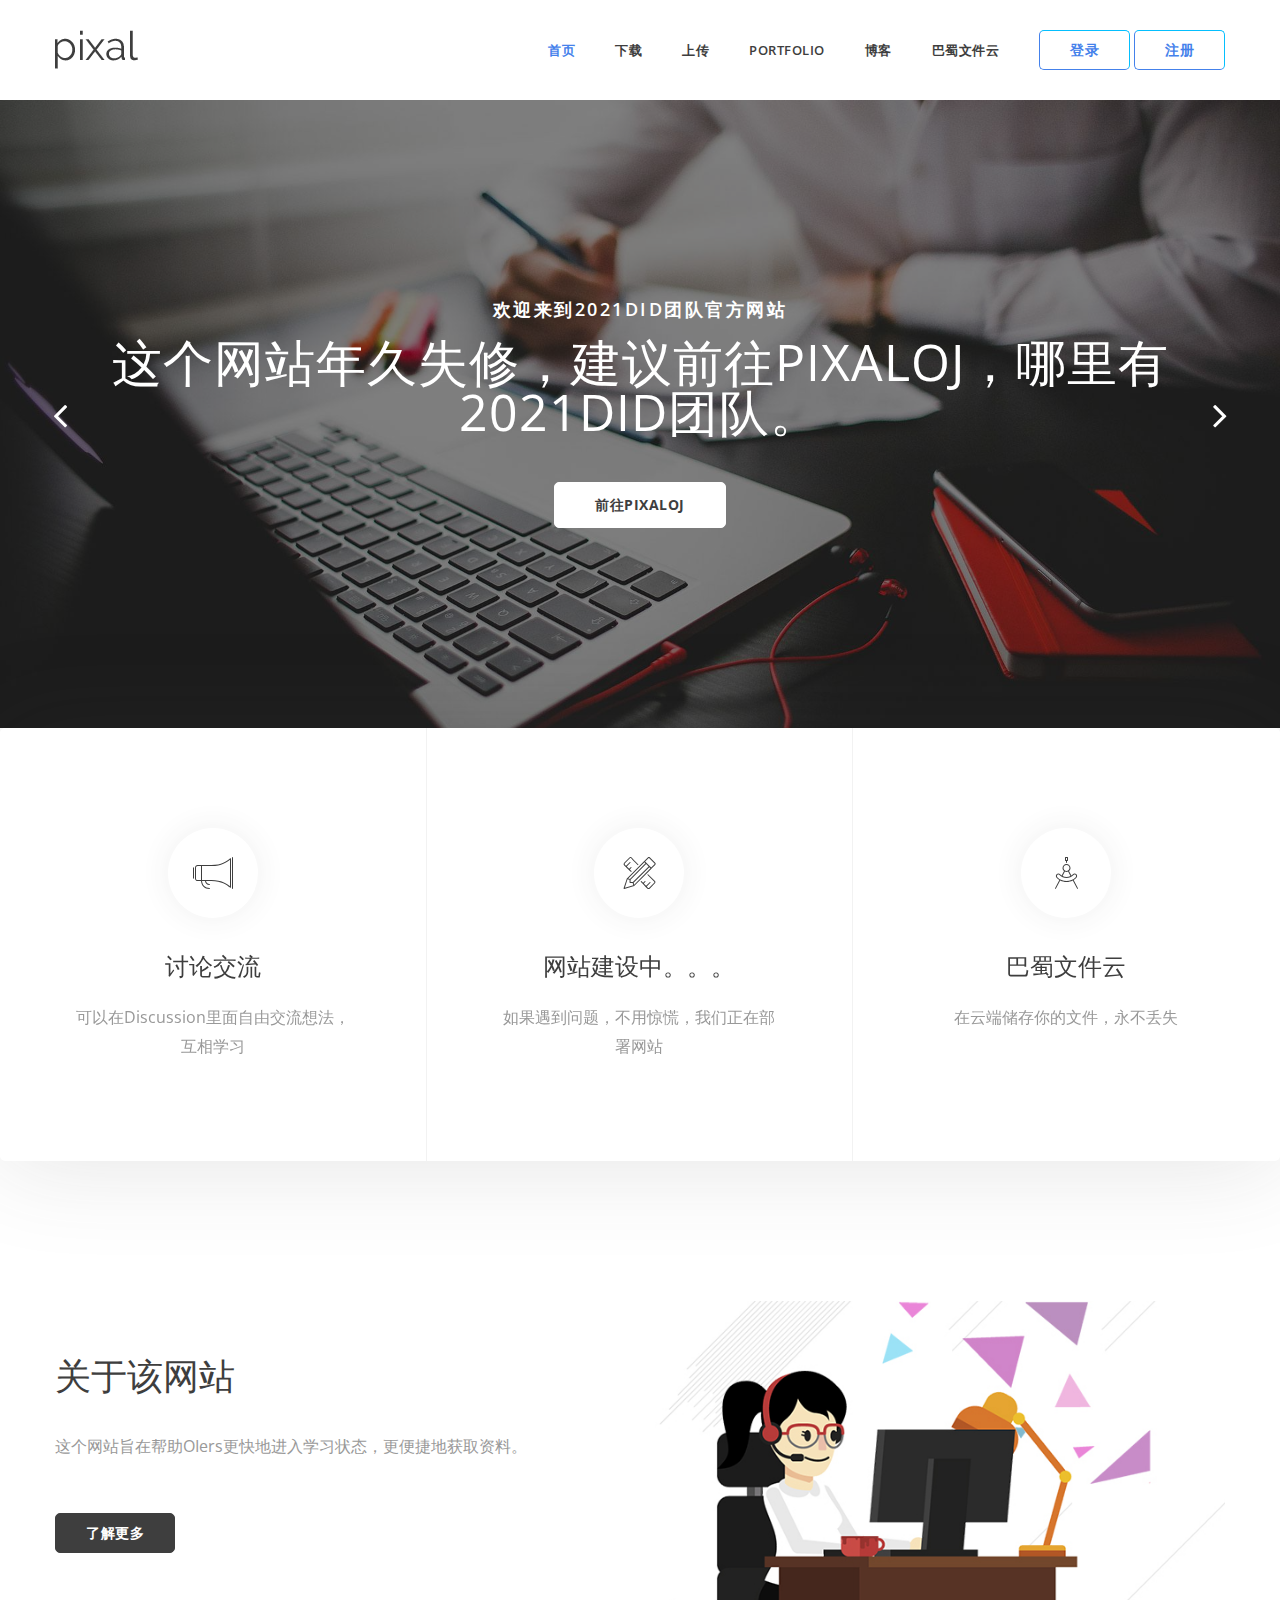
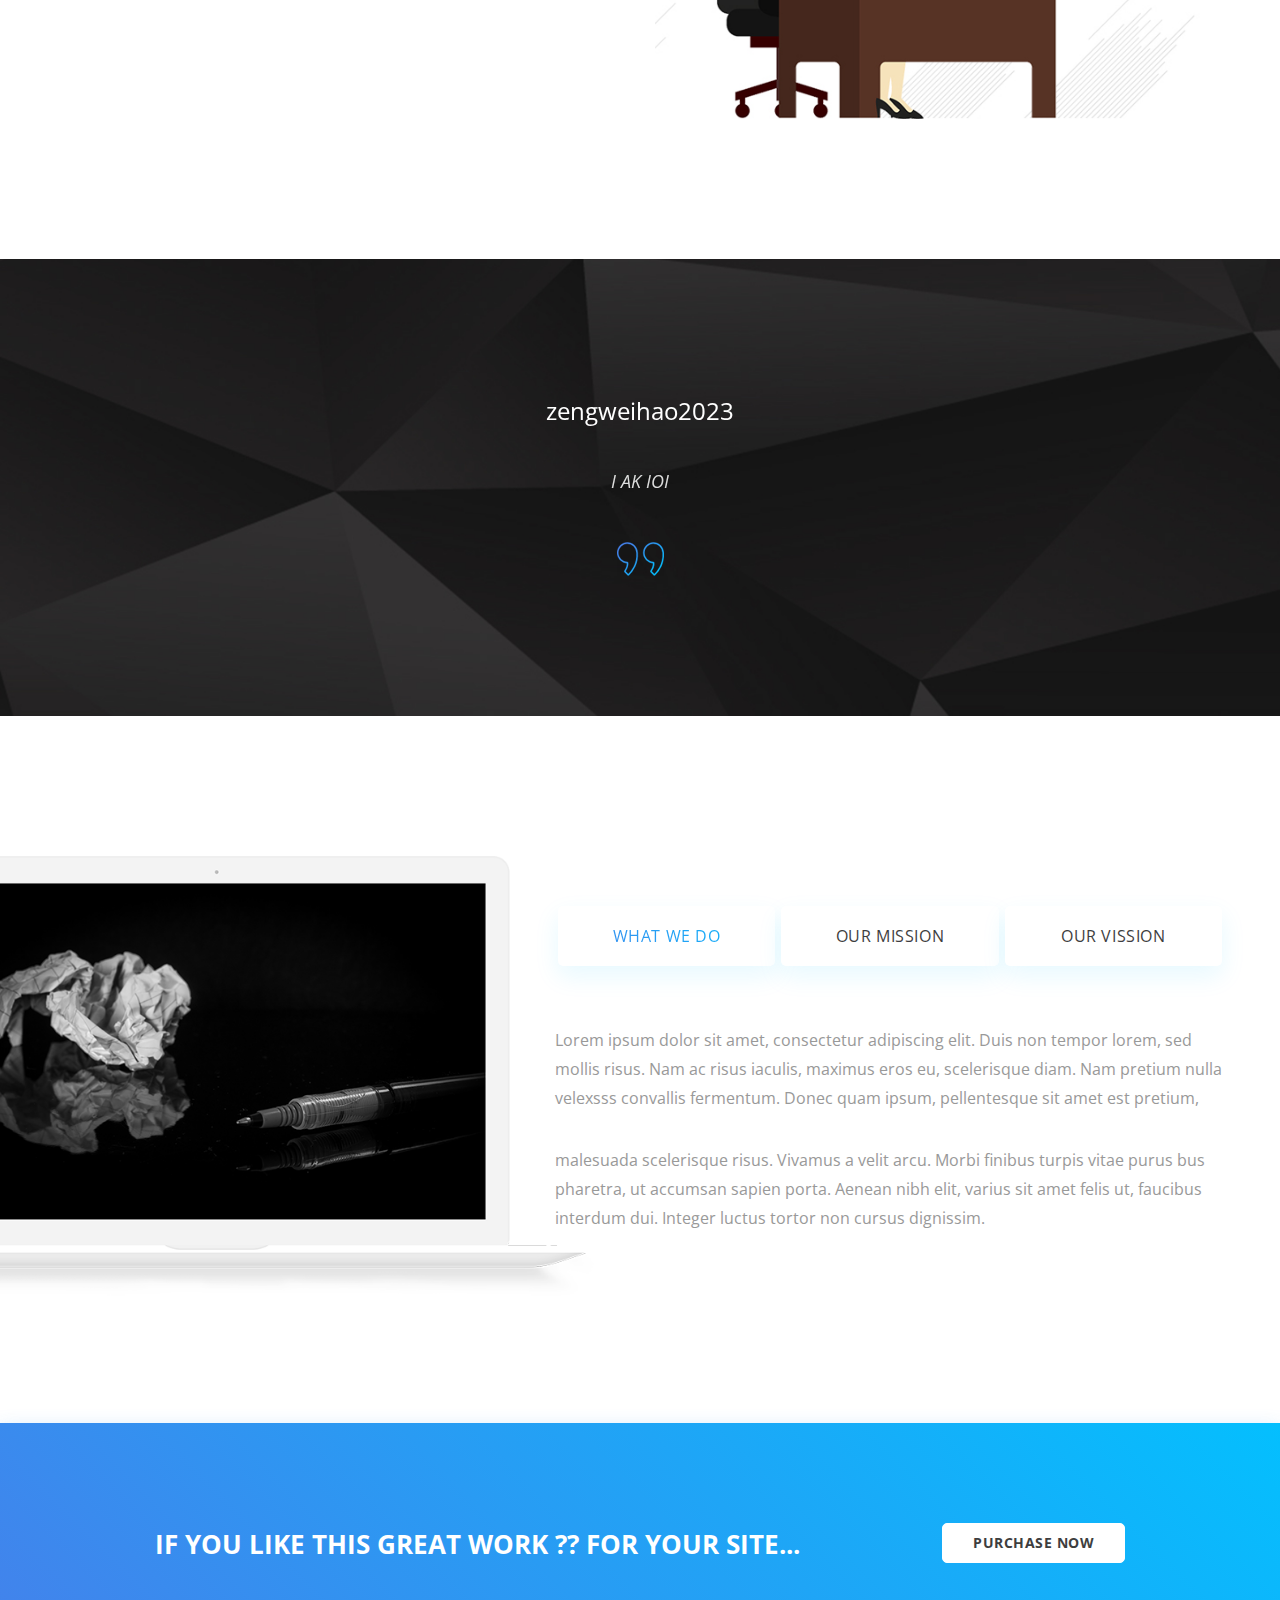
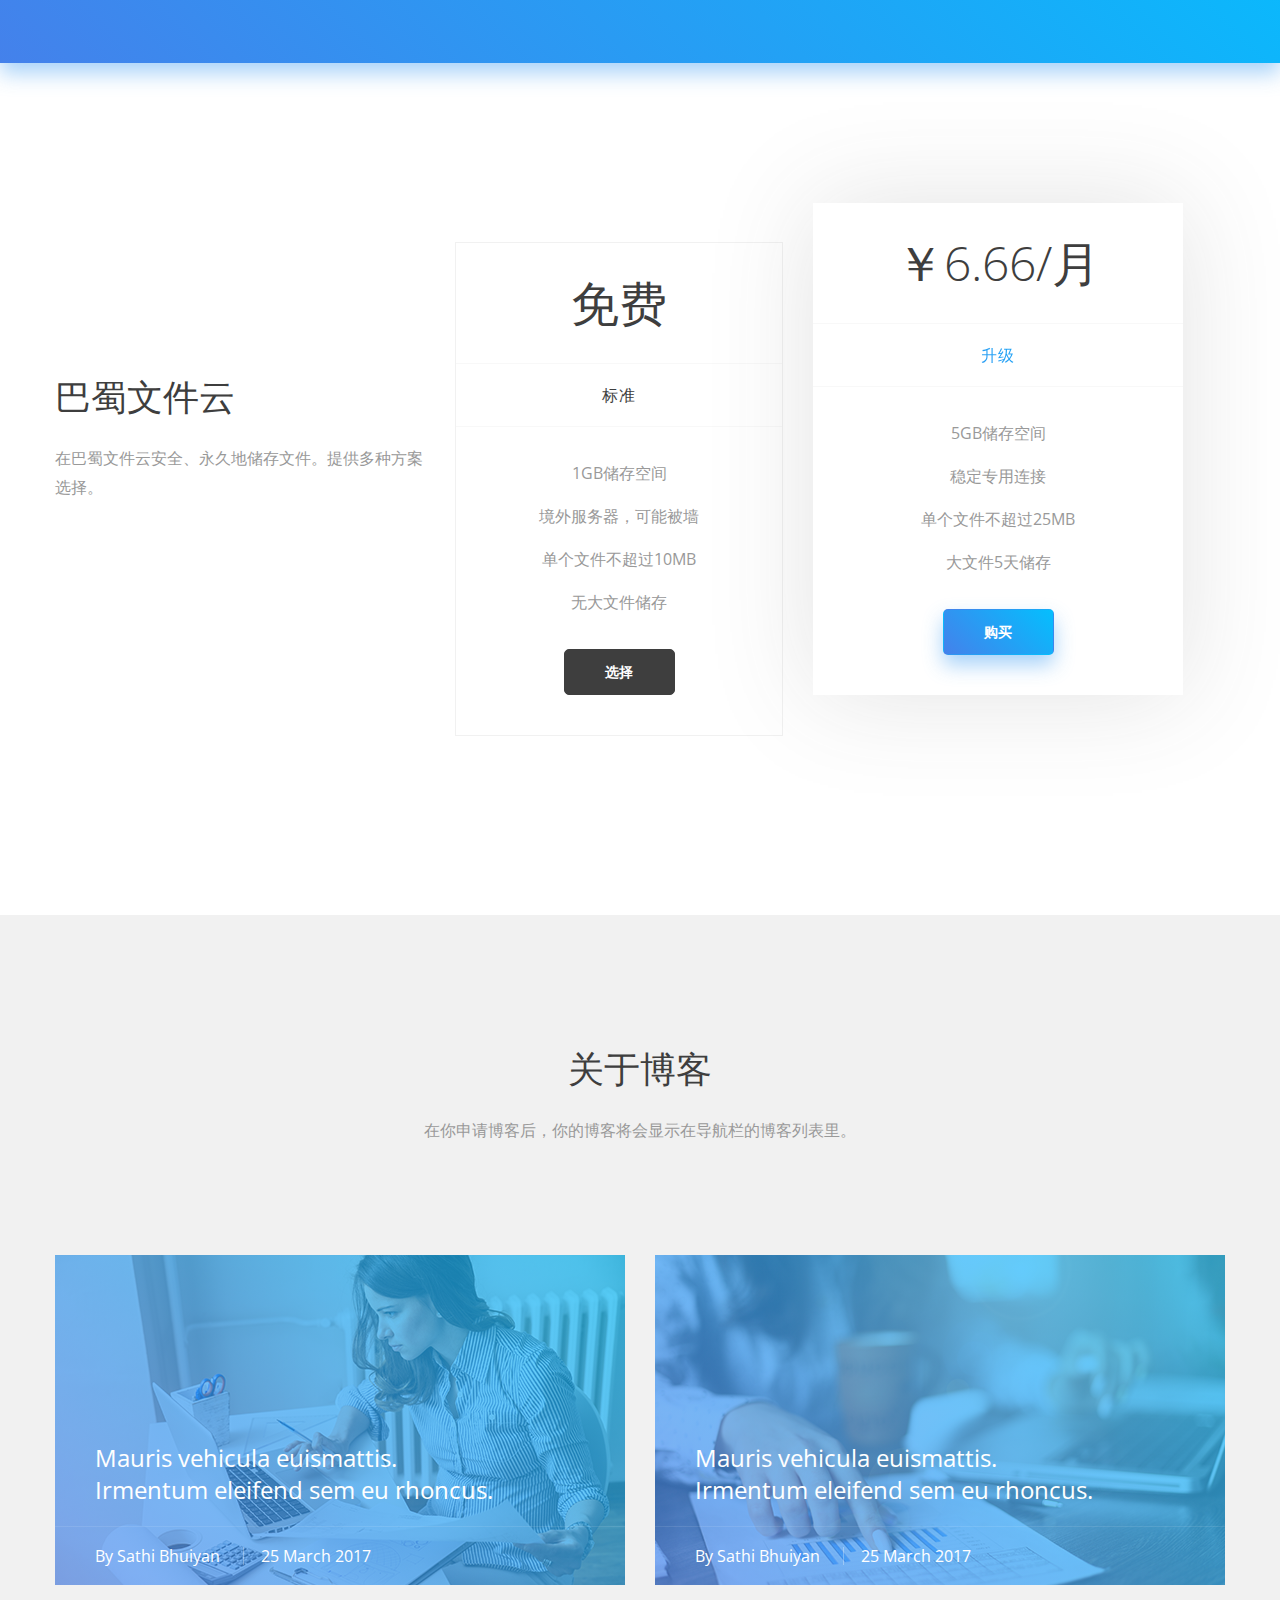
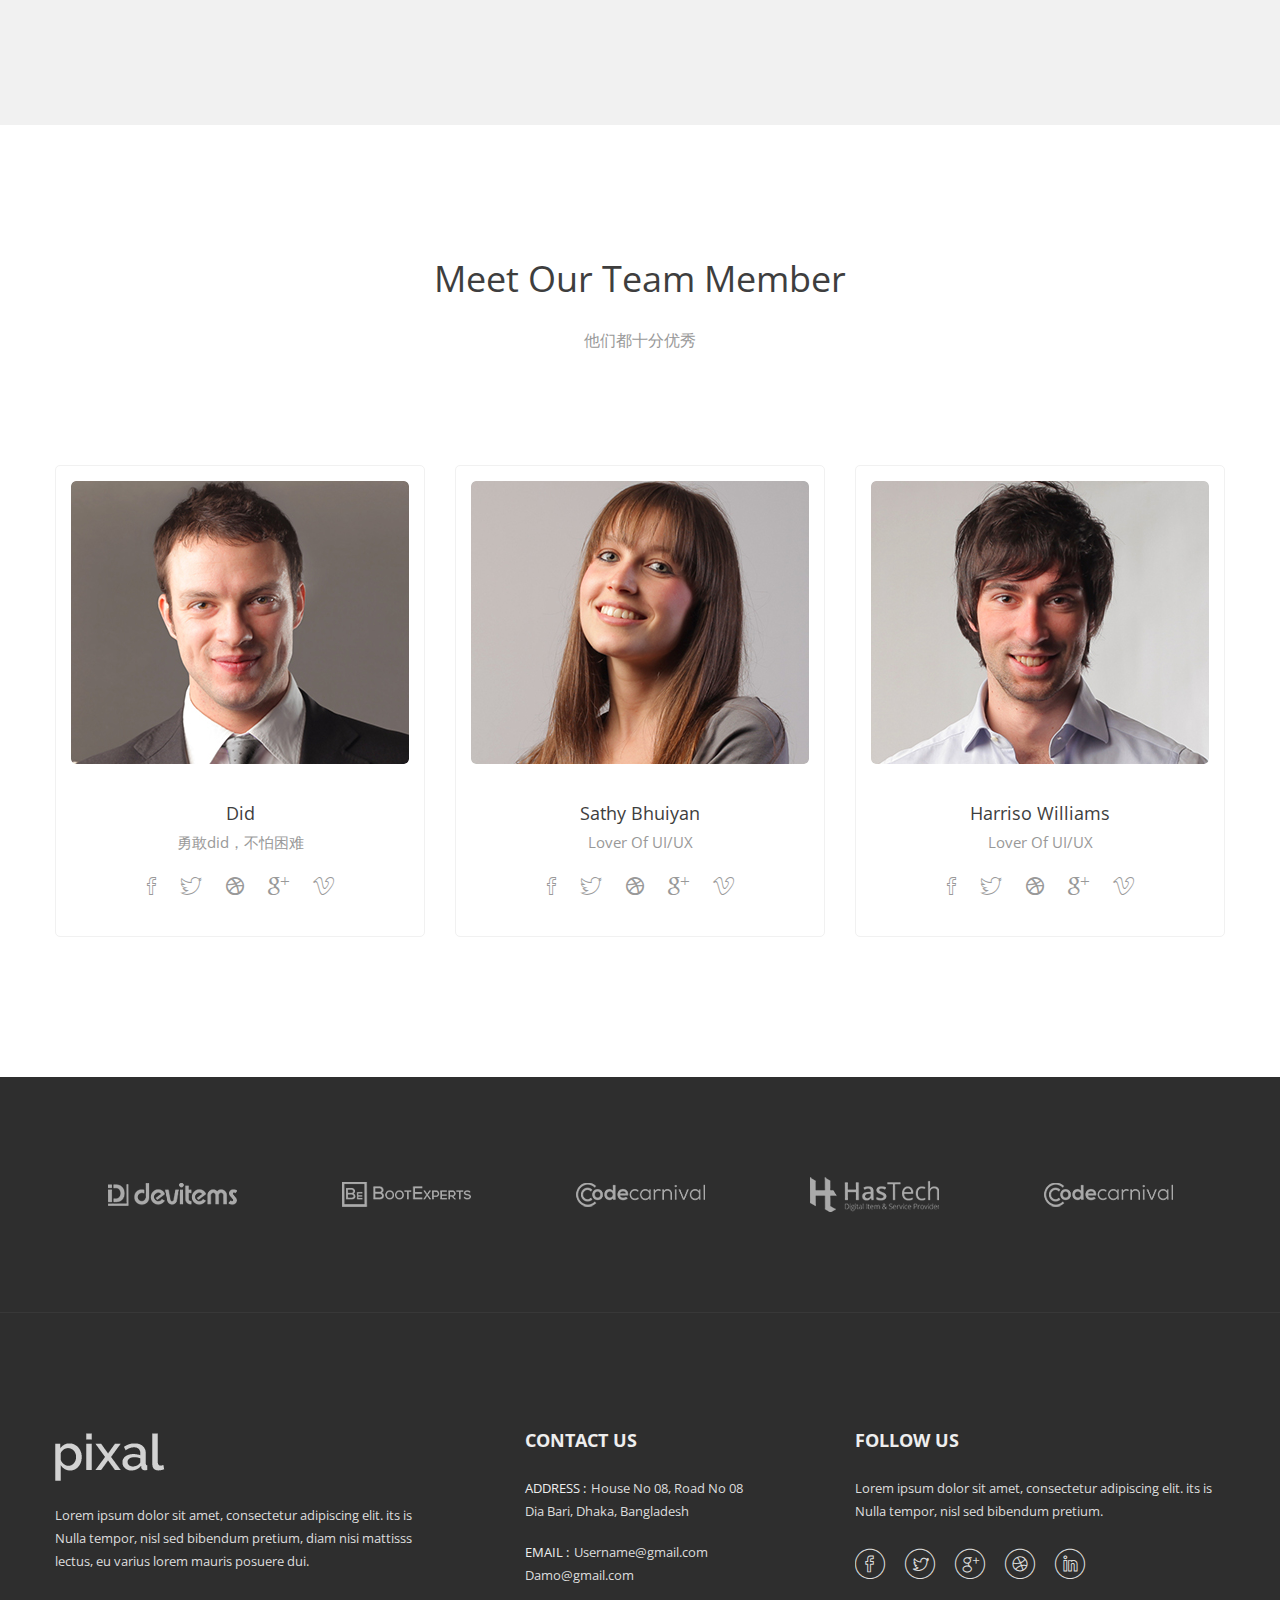
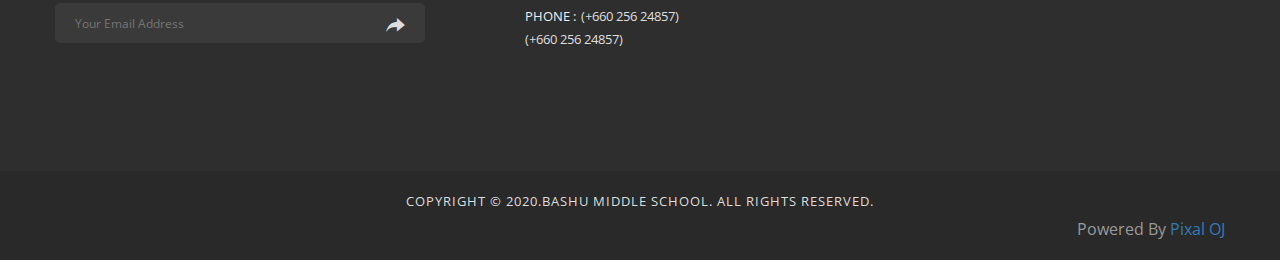
<file: index.html>
<!doctype html>
<html class="no-js" lang="en">

<head>
    <meta charset="utf-8">
    <meta http-equiv="x-ua-compatible" content="ie=edge">
        <title>首页 - 2021did团队</title>
    <meta name="description" content="">
    <meta name="viewport" content="width=device-width, initial-scale=1">
    <!-- Favicon -->
    <link rel="shortcut icon" type="image/x-icon" href="img/favicon.ico">
    <!-- All CSS Files -->
    <!-- Bootstrap css -->
    <link rel="stylesheet" href="css/bootstrap.min.css">
    <!-- Icon Font -->
    <link rel="stylesheet" href="css/font-awesome.min.css">
    <link rel="stylesheet" href="css/ionicons.min.css">
    <link rel="stylesheet" href="css/et-line.css">
    <!-- Plugins css file -->
    <link rel="stylesheet" href="css/plugins.css">
    <!-- Theme main style -->
    <link rel="stylesheet" href="style.css">
    <!-- Responsive css -->
    <link rel="stylesheet" href="css/responsive.css">
    <!-- Modernizr JS -->
    <script src="js/vendor/modernizr-2.8.3.min.js"></script>
</head>

<body>

<!--Corporate 1 Header Section-->
<div class="header-section section">
    <div class="container">
        <div class="row">
            <div class="col-xs-12">
                <!--Logo-->
                <div class="float-left">
                    <a href="corporate-1.html" class="header-logo"><img src="img/logo/logo-dark.png" alt=""></a>
                </div>
                <!--Menu-->
                <div class="float-right">
                    <nav class="main-menu multi-page-menu text-black">
                        <ul>
                            <li class="active"><a href="index.html">首页</a>
                            </li>
                            <li><a href="download.html">下载</a></li>
                            <li><a href="upload.html">上传</a></li>
                            <li><a href="corporate-portfolio-3-column.html">Portfolio</a>
                                <ul class="sub-menu">
                                    <li><a href="corporate-portfolio-3-column.html">portfolio 3 column</a></li>
                                    <li><a href="corporate-portfolio-details.html">portfolio details</a></li>
                                </ul>
                            </li>
                            <li><a href="official-blog.html">博客</a>
                                <ul class="sub-menu">
                                    <li><a href="official-blog.html">官方博客</a></li>
                                
                                </ul>
                            </li>
                            <li><a href="corporate-contact.html">巴蜀文件云</a></li>
                        </ul>
                    </nav>
                    <a href="login.html" class="btn btn-border-gradient  btn-hover-gradient">登录</a>
                    <a href="register.html" class="btn btn-border-gradient  btn-hover-gradient">注册</a>
                </div>
                <!--Mobile Menu-->
                <div class="mobile-menu multi-page text-black"></div>
            </div>
        </div>
    </div>
</div>

<!--Corporate Hero Section 1-->
<div class="co-hero-section-1 section">
    
    <!--Creative 1 Hero Slider-->
    <div class="co-hero-slider-1 hero-slider">
        <!--Hero Slide Item-->
        <div class="co-hero-slide-item-1" style="background-image: url('img/corporate/hero/1.jpg');">
            <div class="container">
                <div class="row">
                    <div class="col-xs-12 text-center">
                        <!--Hero Slide Content-->
                        <div class="co-hero-slide-content-1">
                            <h4>欢迎来到2021did团队官方网站</h4>
                            <h1>这个网站年久失修，建议前往PixalOJ，哪里有2021did团队。</h1>
                            <a href="https://pixaloj.github.io" class="btn btn-white btn-lg btn-hover-gradient">前往PixalOJ</a>
                        </div>
                    </div>
                </div>
            </div>
        </div>
        <!--Hero Slide Item-->
        <div class="co-hero-slide-item-1" style="background-image: url('img/corporate/hero/2.jpg');">
            <div class="container">
                <div class="row">
                    <div class="col-xs-12 text-center">
                        <!--Hero Slide Content-->
                        <div class="co-hero-slide-content-1">
                            <h4>巴蜀文件云</h4>
                            <h1>随时下载文件</h1>
                            <a href="corporate-about.html" class="btn btn-white btn-lg btn-hover-gradient">下载文件</a>
                        </div>
                    </div>
                </div>
            </div>
        </div>
    </div>
</div>

<!--Corporate Service Section 1-->
<div class="co-service-section-1 section">
    <!--Service Wrapper-->
    <div class="co-service-wrapper-1">
        <!--Single Service-->
        <div class="co-single-service-1 col-md-4 text-center">
            <i class="icon-megaphone"></i>
            <h3>讨论交流</h3>
            <p>可以在Discussion里面自由交流想法，互相学习</p>
        </div>
        <!--Single Service-->
        <div class="co-single-service-1 col-md-4 text-center">
            <i class="icon-tools"></i>
            <h3>网站建设中。。。</h3>
            <p>如果遇到问题，不用惊慌，我们正在部署网站</p>
        </div>
        <!--Single Service-->
        <div class="co-single-service-1 col-md-4 text-center">
            <i class="icon-circle-compass"></i>
            <h3>巴蜀文件云</h3>
            <p>在云端储存你的文件，永不丢失</p>
        </div>
    </div>
</div>

<!--Corporate About Section 1-->
<div class="co-about-section-1 section pt-140 pb-100">
    <div class="container">
        
        <div class="row">
            <!--About Image-->
            <div class="col-md-6 col-xs-12 float-right mb-40">
                
                <div class="co-about-image-1">
                    <img src="img/corporate/about/1.jpg" alt="">
                </div>
                
            </div>
            <!--About Content-->
            <div class="col-md-6 col-xs-12 mb-40">
                
                <div class="co-about-content-1">
                    <h1>关于该网站</h1>
                    <p>这个网站旨在帮助OIers更快地进入学习状态，更便捷地获取资料。</p>
                    <a href="about.html" class="btn btn-hover-gradient">了解更多</a>
                </div>
                
            </div>
        </div>
        
    </div>
</div>

<!--Corporate Testimonial Section 1-->
<div class="co-testimonial-section-1 section pt-140 pb-140" style="background-image: url(img/corporate/bg/1.jpg);">
    <div class="container">
        
        <div class="row">
            
            <div class="col-md-8 col-md-offset-2 col-xs-12">
                <!--Testimonial Slider-->
                <div class="co-testimonial-slider-1 text-center">
                    <!--Single Testimonial-->
                    <div class="co-single-testimonial-1">
                        <h3>zengweihao2023</h3>
                        <p>I AK IOI </p>
                        <img src="img/corporate/icon/quote-right.png" alt="">
                    </div>
                    <div class="co-single-testimonial-1">
                        <h3>taiqiheng2024</h3>
                        <p>I AK IOI </p>
                        <img src="img/corporate/icon/quote-right.png" alt="">
                    </div>
                    <div class="co-single-testimonial-1">
                        <h3>tuxuanming2024</h3>
                        <p>I AK IOI </p>
                        <img src="img/corporate/icon/quote-right.png" alt="">
                    </div>
                    <div class="co-single-testimonial-1">
                        <h3>qinglongrui2023</h3>
                        <p>I AK IOI </p>
                        <img src="img/corporate/icon/quote-right.png" alt="">
                    </div>
                    <div class="co-single-testimonial-1">
                        <h3>zhoujuncheng2023</h3>
                        <p>I AK IOI </p>
                        <img src="img/corporate/icon/quote-right.png" alt="">
                    </div>
                    <div class="co-single-testimonial-1">
                        <h3>huhanqiu2023</h3>
                        <p>I AK IOI </p>
                        <img src="img/corporate/icon/quote-right.png" alt="">
                    </div>
                    <div class="co-single-testimonial-1">
                        <h3>makaiyang2023</h3>
                        <p>I AK IOI </p>
                        <img src="img/corporate/icon/quote-right.png" alt="">
                    </div>
                    <div class="co-single-testimonial-1">
                        <h3>bicaozexuan</h3>
                        <p>I AK IOI </p>
                        <img src="img/corporate/icon/quote-right.png" alt="">
                    </div>
                    <div class="co-single-testimonial-1">
                        <h3>bizhz</h3>
                        <p>I AK IOI </p>
                        <img src="img/corporate/icon/quote-right.png" alt="">
                    </div>
                    <div class="co-single-testimonial-1">
                        <h3>linyichen2024</h3>
                        <p>I AK IOI </p>
                        <img src="img/corporate/icon/quote-right.png" alt="">
                    </div>
                    <!--Single Testimonial-->
                    <div class="co-single-testimonial-1">
                        <h3>jiangdaifeng</h3>
                        <p>I AK IOI </p>
                        <img src="img/corporate/icon/quote-right.png" alt="">
                    </div>
                </div>
                
            </div>
            
        </div>
        
    </div>
</div>

<!--Corporate Mission Section 1-->
<div class="co-mission-section-1 section pt-140 pb-140">
    <img src="img/corporate/about/mission.png" alt="">
    <div class="container">
        <div class="row">
            <div class="co-mission-wrapper-1 col-md-7 col-md-offset-5 col-xs-12">
               
                <!--Creative 1 Tab List-->
                <ul class="co-tab-list-1 tab-three">
                    <li class="active"><a href="#what-we-do" data-toggle="tab">What We Do</a></li>
                    <li><a href="#our-mission" data-toggle="tab">Our Mission</a></li>
                    <li><a href="#our-vission" data-toggle="tab">Our Vission</a></li>
                </ul>
               
                <!--Creative 1 Tab Content-->
                <div class="co-tab-content-1 tab-content">
                    <div role="tabpanel" class="co-tab-pane-1 tab-pane fade in active" id="what-we-do">
                        <p>Lorem ipsum dolor sit amet, consectetur adipiscing elit. Duis non tempor lorem, sed mollis risus. Nam ac risus iaculis, maximus eros eu, scelerisque diam. Nam pretium nulla velexsss convallis fermentum. Donec quam ipsum, pellentesque sit amet est pretium,</p>
                        <p>malesuada scelerisque risus. Vivamus a velit arcu. Morbi finibus turpis vitae purus bus pharetra, ut accumsan sapien porta. Aenean nibh elit, varius sit amet felis ut, faucibus interdum dui. Integer luctus tortor non cursus dignissim.</p>
                    </div>
                    <div role="tabpanel" class="co-tab-pane-1 tab-pane fade" id="our-mission">
                        <p>Lorem ipsum dolor sit amet, consectetur adipiscing elit. Duis non tempor lorem, sed mollis risus. Nam ac risus iaculis, maximus eros eu, scelerisque diam. Nam pretium nulla velexsss convallis fermentum. Donec quam ipsum, pellentesque sit amet est pretium,</p>
                        <p>malesuada scelerisque risus. Vivamus a velit arcu. Morbi finibus turpis vitae purus bus pharetra, ut accumsan sapien porta. Aenean nibh elit, varius sit amet felis ut, faucibus interdum dui. Integer luctus tortor non cursus dignissim.</p>
                    </div>
                    <div role="tabpanel" class="co-tab-pane-1 tab-pane fade" id="our-vission">
                        <p>Lorem ipsum dolor sit amet, consectetur adipiscing elit. Duis non tempor lorem, sed mollis risus. Nam ac risus iaculis, maximus eros eu, scelerisque diam. Nam pretium nulla velexsss convallis fermentum. Donec quam ipsum, pellentesque sit amet est pretium,</p>
                        <p>malesuada scelerisque risus. Vivamus a velit arcu. Morbi finibus turpis vitae purus bus pharetra, ut accumsan sapien porta. Aenean nibh elit, varius sit amet felis ut, faucibus interdum dui. Integer luctus tortor non cursus dignissim.</p>
                    </div>
                </div>
                
            </div>
        </div>
    </div>
</div>

<!--Corporate CTA Section 1-->
<div class="co-cta-section-1 section bg-gradient pt-100 pb-100">
    <div class="container">
        <div class="row">
            <div class="col-lg-10 col-lg-offset-1 col-xs-12">
                <!--CTA Wrapper-->
                <div class="co-cta-wrapper-1 fix">
                    <h3>If You Like this great Work ?? for your site...</h3>
                    <a href="#" class="btn btn-white">Purchase Now</a>
                </div>
            </div>
        </div>
    </div>
</div>

<!--Corporate Pricing Section 1-->
<div class="co-pricing-section-1 section pt-140 pb-140">
    <div class="container">
        <div class="row">
            
            <!--Section Title-->
            <div class="col-md-4 col-xs-12">
                <div class="co-section-title-1 title-left">
                    <h1>巴蜀文件云</h1>
                    <p>在巴蜀文件云安全、永久地储存文件。提供多种方案选择。</p>
                </div>
            </div>
            
            <div class="col-md-8 col-xs-12">
                <!--Single Pricing-->
                <div class="co-single-pricing-1">
                    <h1 class="co-pricing-price-1">免费</h1>    
                    <h4 class="co-pricing-package-name-1">标准</h4>
                    <ul class="co-pricing-options-1">
                        <li>1GB储存空间</li>
                        <li>境外服务器，可能被墙</li>
                        <li>单个文件不超过10MB</li>
                        <li>无大文件储存</li>
                    </ul>
                    <a href="#" class="btn btn-lg btn-hover-gradient co-pricing-btn-1">选择</a>
                </div>
                
                <!--Single Pricing-->
                <div class="co-single-pricing-1 active">
                    <h1 class="co-pricing-price-1"><span>￥</span>6.66/月</h1>    
                    <h4 class="co-pricing-package-name-1">升级</h4>
                    <ul class="co-pricing-options-1">
                        <li>5GB储存空间</li>
                        <li>稳定专用连接</li>
                        <li>单个文件不超过25MB</li>
                        <li>大文件5天储存</li>
                    </ul>
                    <a href="#" class="btn btn-lg btn-hover-gradient btn-gradient co-pricing-btn-1">购买</a>
                </div>
            </div>
        </div>
    </div>
</div>

<!--Corporate Blog Section 1-->
<div class="co-blog-section-1 section bg-gray pt-140 pb-110">
    <div class="container">
        
        <!--Section Title-->
        <div class="row">
            <div class="col-xs-12">
                <div class="co-section-title-1 text-center mb-110">
                    <h1>关于博客</h1>
                    <p>在你申请博客后，你的博客将会显示在导航栏的博客列表里。</p>
                </div>
            </div>
        </div>
        
        <div class="row">
            <!--Single Blog-->
            <div class="col-sm-6 col-xs-12 mb-30">
                <div class="co-blog-item-1">
                    <img src="img/corporate/blog/1.jpg" alt="">
                    <div class="co-blog-content-1">
                        <h3 class="text-white"><a href="blog-details.html">Mauris vehicula euismattis. Irmentum eleifend sem eu rhoncus.</a></h3>
                        <ul class="co-blog-meta-1 text-white">
                            <li>By <a href="#">Sathi Bhuiyan</a></li>
                            <li>25 March 2017</li>
                        </ul>
                    </div>
                </div>
            </div>
            <!--Single Blog-->
            <div class="col-sm-6 col-xs-12 mb-30">
                <div class="co-blog-item-1">
                    <img src="img/corporate/blog/2.jpg" alt="">
                    <div class="co-blog-content-1">
                        <h3 class="text-white"><a href="blog-details.html">Mauris vehicula euismattis. Irmentum eleifend sem eu rhoncus.</a></h3>
                        <ul class="co-blog-meta-1 text-white">
                            <li>By <a href="#">Sathi Bhuiyan</a></li>
                            <li>25 March 2017</li>
                        </ul>
                    </div>
                </div>
            </div>
            
        </div>
    </div>
</div>

<!--Corporate Team Section 1-->
<div class="co-team-section-1 section pt-140 pb-110">
    <div class="container">
        
        <!--Section Title-->
        <div class="row">
            <div class="col-xs-12">
                <div class="co-section-title-1 text-center mb-110">
                    <h1>Meet Our Team Member</h1>
                    <p>他们都十分优秀</p>
                </div>
            </div>
        </div>
        
        <div class="row">    
            <!--Single Team-->
            <div class="col-md-4 col-sm-6 col-xs-12 mb-30">
                <div class="co-single-team-1 text-center">
                    <img src="img/corporate/team/1.jpg" alt="">
                    <div class="content">
                        <h4>did</h4>
                        <span>勇敢did，不怕困难</span>
                        <div class="social">
                            <a href="#"><i class="ion-social-facebook-outline"></i></a>
                            <a href="#"><i class="ion-social-twitter-outline"></i></a>
                            <a href="#"><i class="ion-social-dribbble-outline"></i></a>
                            <a href="#"><i class="ion-social-googleplus-outline"></i></a>
                            <a href="#"><i class="ion-social-vimeo-outline"></i></a>
                        </div>
                    </div>
                </div>
            </div>
            
            <!--Single Team-->
            <div class="col-md-4 col-sm-6 col-xs-12 mb-30">
                <div class="co-single-team-1 text-center">
                    <img src="img/corporate/team/2.jpg" alt="">
                    <div class="content">
                        <h4>Sathy Bhuiyan</h4>
                        <span>Lover Of UI/UX</span>
                        <div class="social">
                            <a href="#"><i class="ion-social-facebook-outline"></i></a>
                            <a href="#"><i class="ion-social-twitter-outline"></i></a>
                            <a href="#"><i class="ion-social-dribbble-outline"></i></a>
                            <a href="#"><i class="ion-social-googleplus-outline"></i></a>
                            <a href="#"><i class="ion-social-vimeo-outline"></i></a>
                        </div>
                    </div>
                </div>
            </div>
            
            <!--Single Team-->
            <div class="col-md-4 col-sm-6 col-xs-12 mb-30">
                <div class="co-single-team-1 text-center">
                    <img src="img/corporate/team/3.jpg" alt="">
                    <div class="content">
                        <h4>Harriso Williams</h4>
                        <span>Lover Of UI/UX</span>
                        <div class="social">
                            <a href="#"><i class="ion-social-facebook-outline"></i></a>
                            <a href="#"><i class="ion-social-twitter-outline"></i></a>
                            <a href="#"><i class="ion-social-dribbble-outline"></i></a>
                            <a href="#"><i class="ion-social-googleplus-outline"></i></a>
                            <a href="#"><i class="ion-social-vimeo-outline"></i></a>
                        </div>
                    </div>
                </div>
            </div>
        </div>
    </div>
</div>

<!--Corporate Client Section 1-->
<div class="co-client-section-1 section bg-dark-light pt-100 pb-100">
    <div class="container">
        <div class="row">
            
            <div class="col-xs-12">
                <!--Client Slider-->
                <div class="co-client-slider-1 text-center">
                    <div class="single-client"><img src="img/corporate/client/1.png" alt=""></div>
                    <div class="single-client"><img src="img/corporate/client/2.png" alt=""></div>
                    <div class="single-client"><img src="img/corporate/client/3.png" alt=""></div>
                    <div class="single-client"><img src="img/corporate/client/4.png" alt=""></div>
                    <div class="single-client"><img src="img/corporate/client/3.png" alt=""></div>
                </div>
            </div>
            
        </div>
    </div>
</div>

<!--Corporate Footer Section 1-->
<div class="co-footer-section-1 section bg-dark-light pt-120 pb-80">
    
    <div class="container">
        <div class="row">

            <div class="col-md-4 col-sm-6 col-xs-12 mb-40">
                <div class="co-footer-widget-1">
                    <img src="img/logo/footer-logo-light.png" alt="">
                    <p>Lorem ipsum dolor sit amet, consectetur adipiscing elit. its is Nulla tempor, nisl sed bibendum pretium, diam nisi mattisss lectus, eu varius lorem mauris posuere dui.</p>
                    <div id="mc_embed_signup" class="co-footer-newsletter-1">
                        <form action="" method="post" id="mc-embedded-subscribe-form" name="mc-embedded-subscribe-form" class="validate" target="_blank" novalidate>
                            <div id="mc_embed_signup_scroll" class="mc-form">
                                <div class="mc-field-group">
                                    <input type="email" name="EMAIL" class="required email" id="mce-EMAIL" placeholder="Your Email Address">
                                </div>
                                <div id="mce-responses" class="clear">
                                    <div class="response" id="mce-error-response" style="display:none"></div>
                                    <div class="response" id="mce-success-response" style="display:none"></div>
                                </div>    <!-- real people should not fill this in and expect good things - do not remove this or risk form bot signups-->
                                <div style="position: absolute; left: -5000px;" aria-hidden="true"><input type="text" name="b_6bbb9b6f5827bd842d9640c82_05d85f18ef" tabindex="-1" value=""></div>
                                <div class="clear"><button type="submit" name="subscribe" id="mc-embedded-subscribe" class="submit"><i class="ion-forward"></i></button></div>
                            </div>
                        </form>
                    </div>
                </div>
            </div>

            <div class="col-md-4 col-sm-6 col-xs-12 mb-40">
                <div class="co-footer-widget-1 widget-contact">
                    <h4 class="title">Contact Us</h4>
                    <ul>
                        <li><span>Address :</span> House No 08, Road No 08 Dia Bari, Dhaka, Bangladesh</li>
                        <li><span>Email :</span> <a href="#">Username@gmail.com</a> <a href="#">Damo@gmail.com</a></li>
                        <li><span>Phone :</span> <a href="#">(+660 256 24857)</a> <a href="#">(+660 256 24857)</a></li>
                    </ul>
                </div>
            </div>

            <div class="col-md-4 col-sm-6 col-xs-12 mb-40">
                <div class="co-footer-widget-1">
                    <h4 class="title">Follow Us</h4>
                    <p>Lorem ipsum dolor sit amet, consectetur adipiscing elit. its is Nulla tempor, nisl sed bibendum pretium.</p>
                    <div class="co-footer-social-1 fix">
                        <a href="#"><i class="icon-facebook"></i></a>
                        <a href="#"><i class="icon-twitter"></i></a>
                        <a href="#"><i class="icon-googleplus"></i></a>
                        <a href="#"><i class="icon-dribbble"></i></a>
                        <a href="#"><i class="icon-linkedin"></i></a>
                    </div>
                </div>
            </div>

        </div>
    </div>
    
</div>
    
<div class="co-footer-bottom-1 section bg-dark">
    <div class="container">
        <div class="row">

            <div class="col-xs-12">
                <div class="co-copyright-1 text-center">
                    <p>Copyright &copy; 2020.Bashu Middle School. All rights reserved.</a></p>
                </div>
        
                <div class="co-copyright-1 text-right">
                    Powered By <a href="https://elevenstudio-main.github.io/PixalOJ"> Pixal OJ </a>
                </div>
    
    
        </div>
    </div>
</div>




<!-- Placed JS at the end of the document so the pages load faster -->

<!-- jQuery latest version -->
<script src="js/vendor/jquery-3.1.1.min.js"></script>
<!-- Bootstrap js -->
<script src="js/bootstrap.min.js"></script>
<!-- Plugins js -->
<script src="js/plugins.js"></script>
<!-- Ajax Mail js -->
<script src="js/ajax-mail.js"></script>
<!-- Main js -->
<script src="js/main.js"></script>

</body>

</html>
</file>
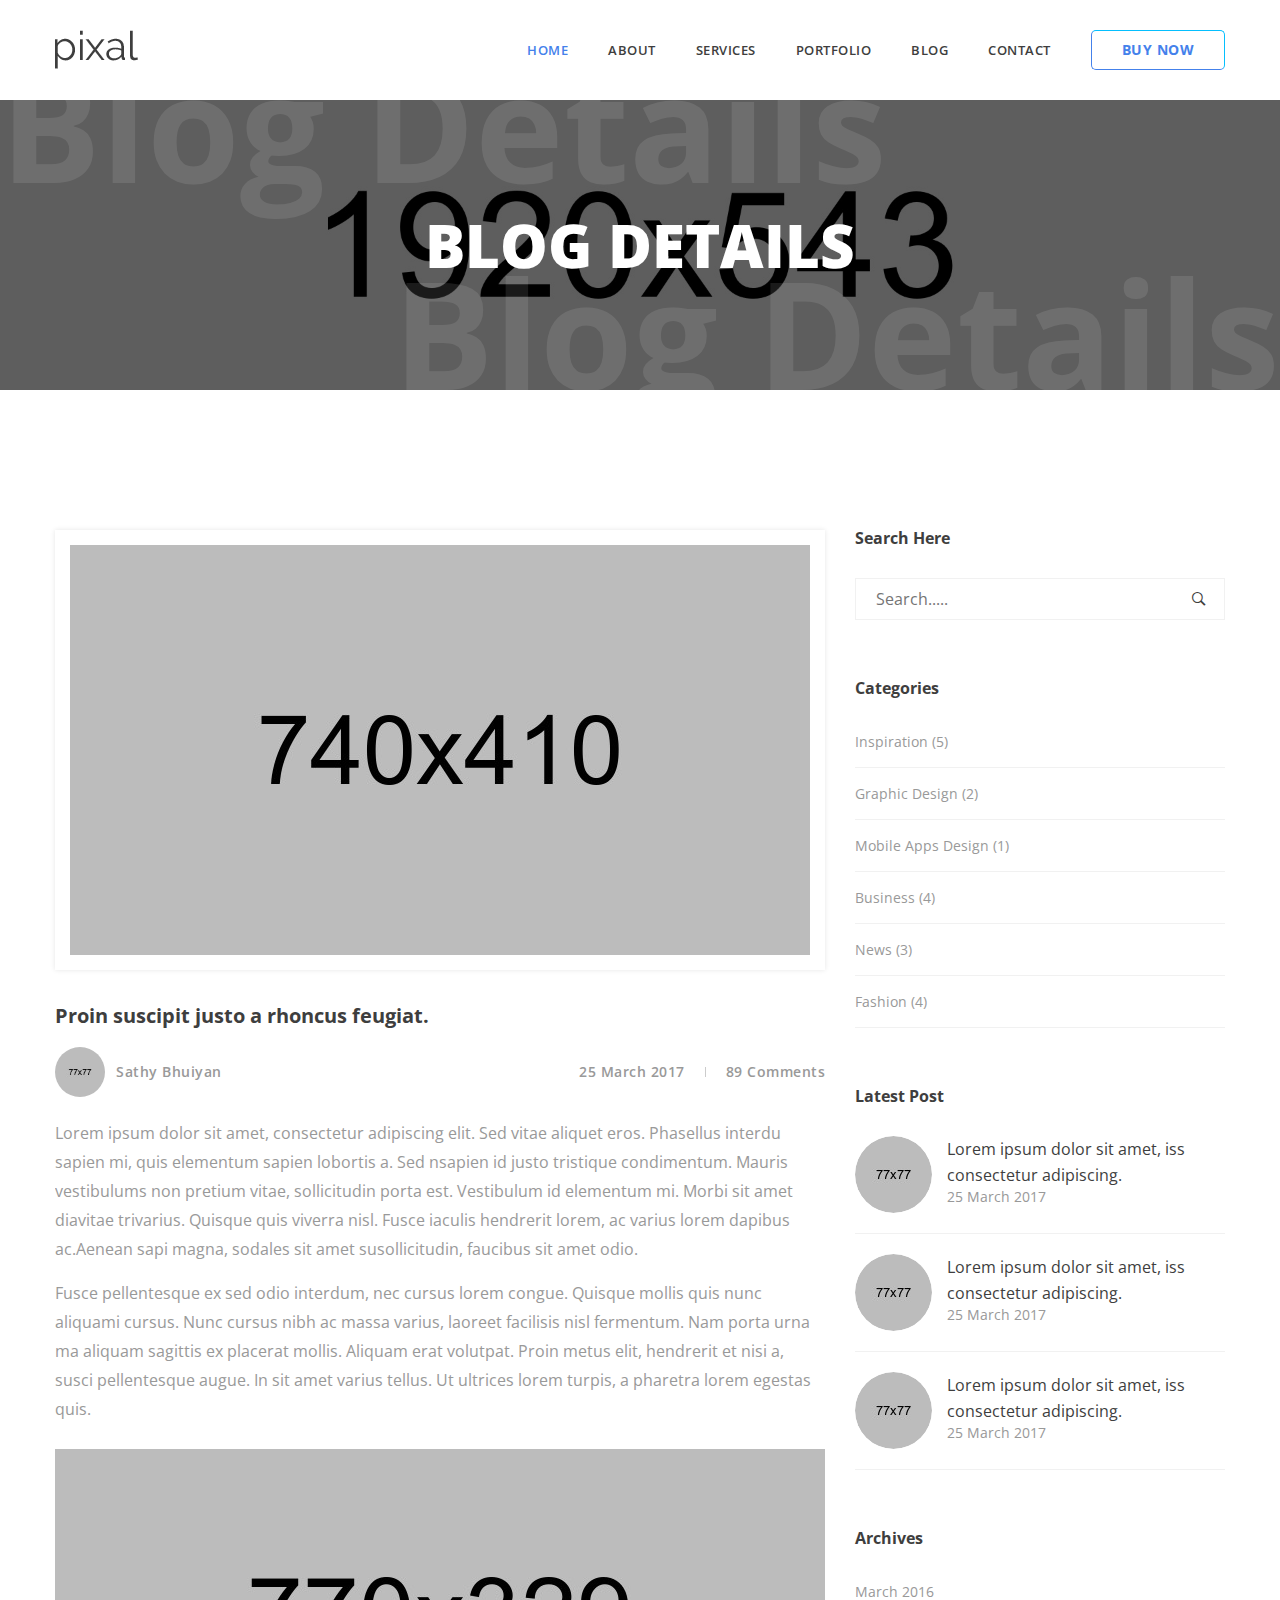
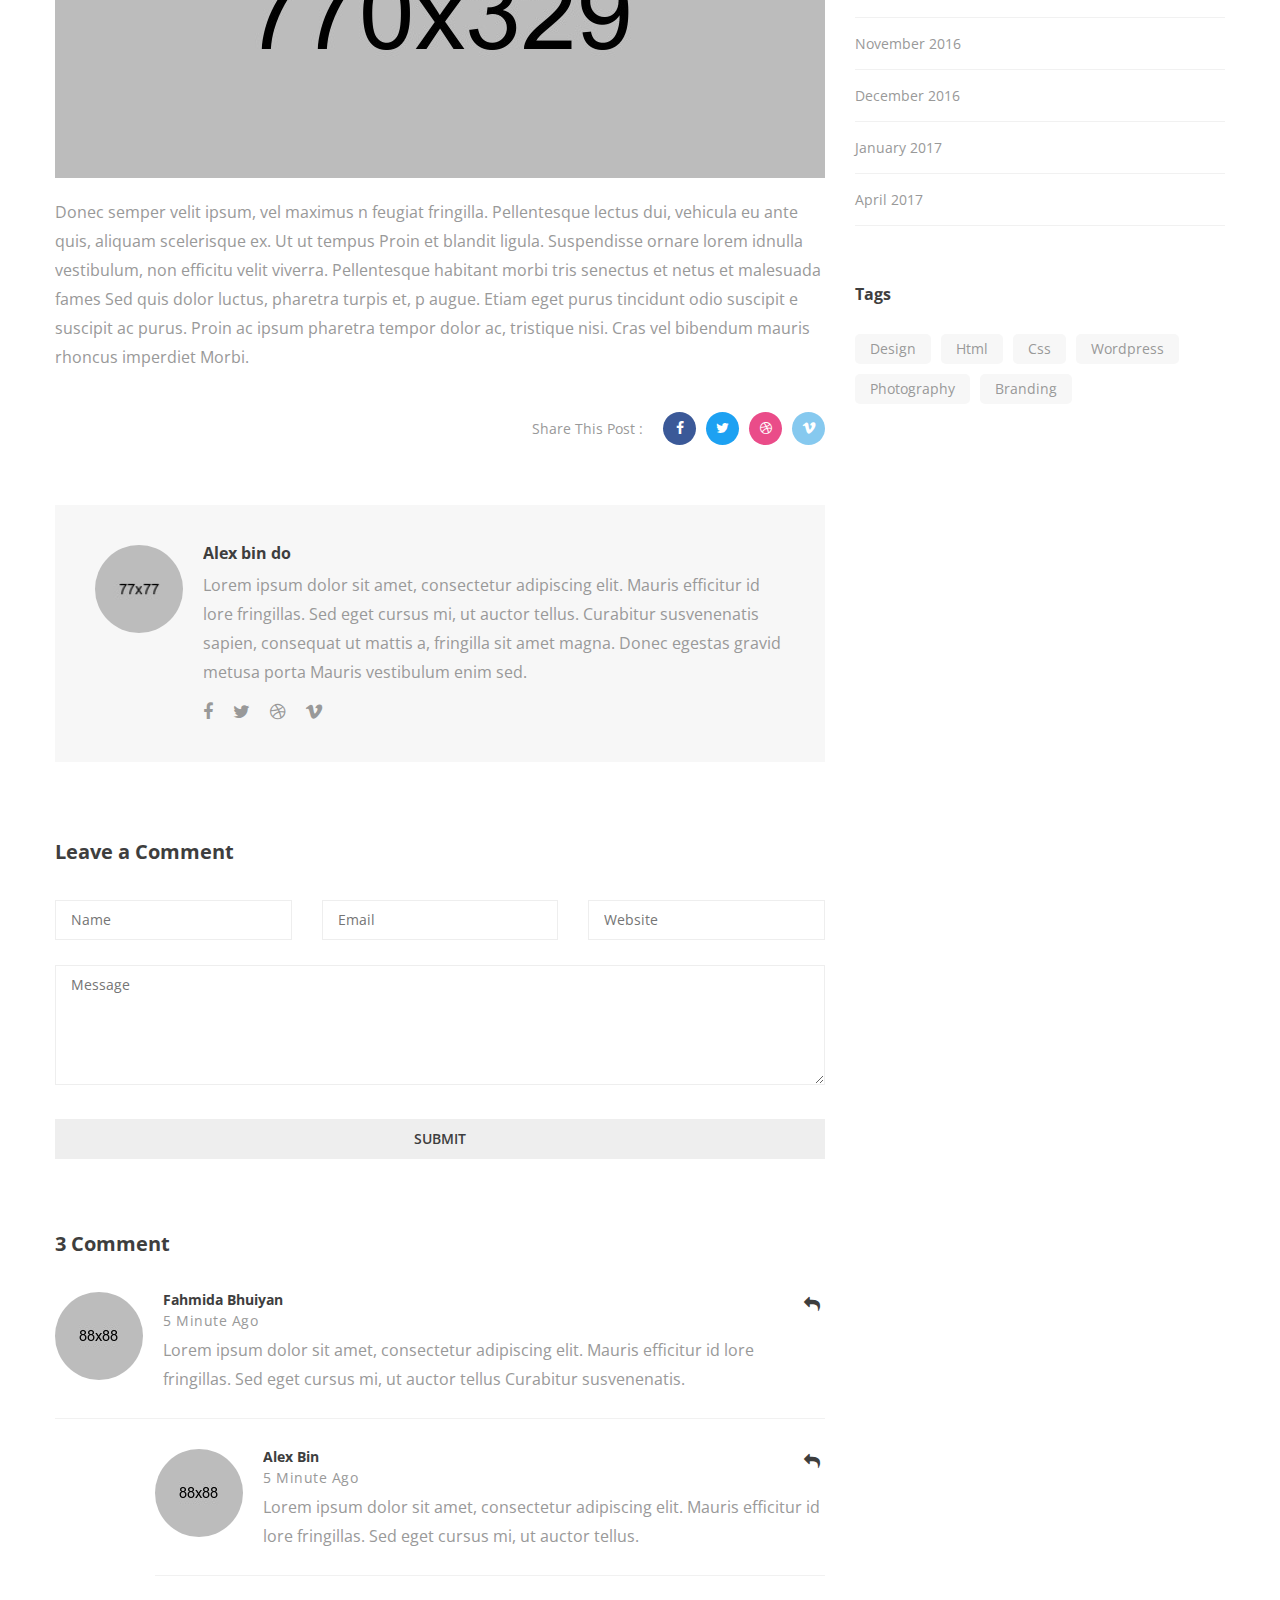
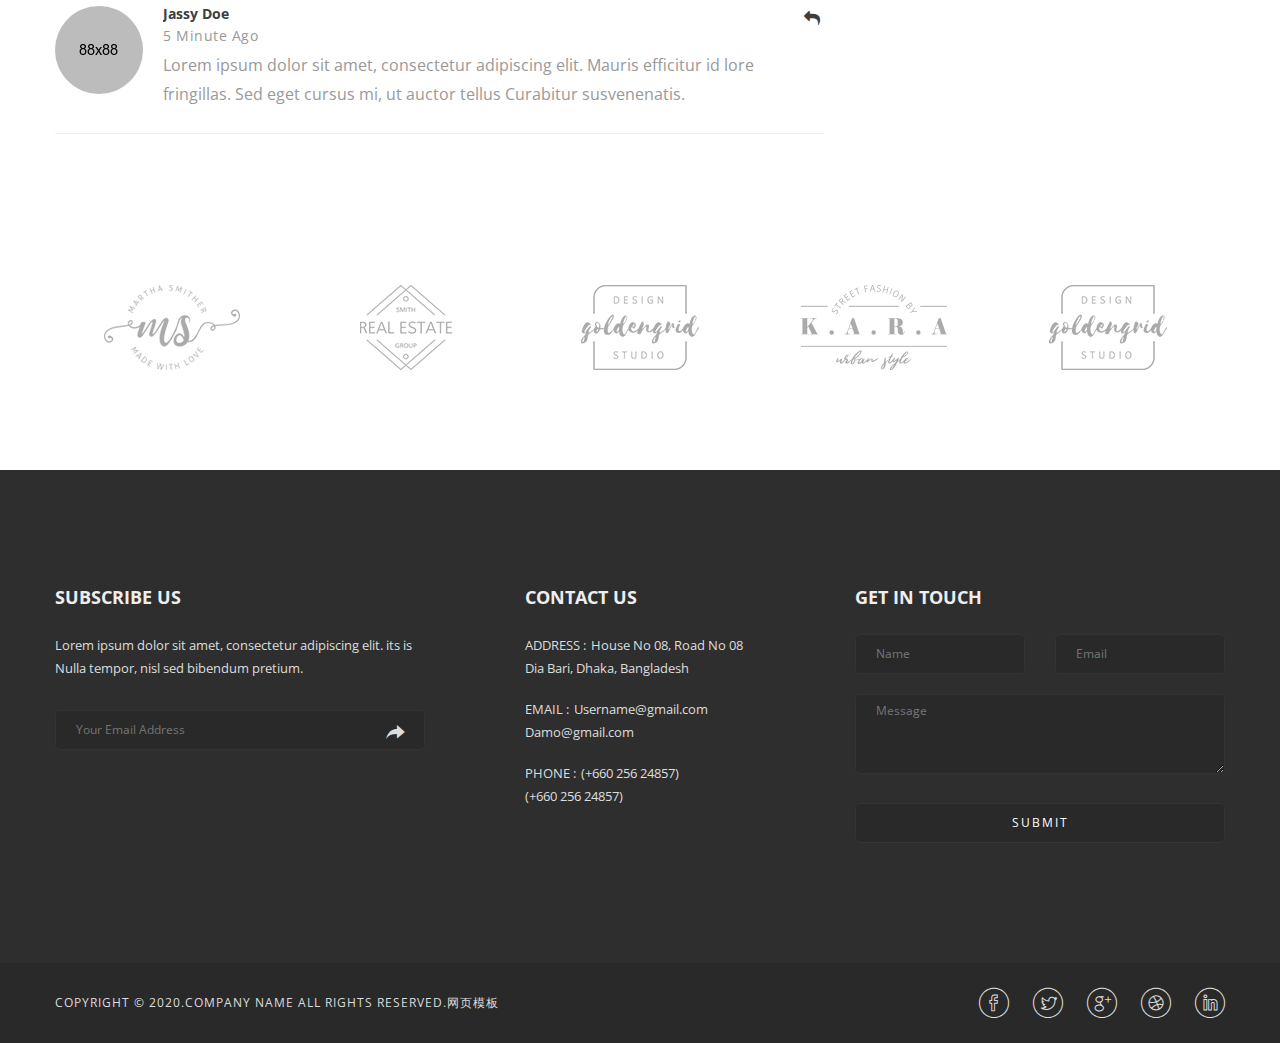
<file: corporate-blog-details.html>
<!doctype html>
<html class="no-js" lang="en">

<head>
    <meta charset="utf-8">
    <meta http-equiv="x-ua-compatible" content="ie=edge">
    <title></title>
    <meta name="description" content="">
    <meta name="viewport" content="width=device-width, initial-scale=1">
    <!-- Favicon -->
    <link rel="shortcut icon" type="image/x-icon" href="img/favicon.ico">
    <!-- All CSS Files -->
    <!-- Bootstrap css -->
    <link rel="stylesheet" href="css/bootstrap.min.css">
    <!-- Icon Font -->
    <link rel="stylesheet" href="css/font-awesome.min.css">
    <link rel="stylesheet" href="css/ionicons.min.css">
    <link rel="stylesheet" href="css/et-line.css">
    <!-- Plugins css file -->
    <link rel="stylesheet" href="css/plugins.css">
    <!-- Theme main style -->
    <link rel="stylesheet" href="style.css">
    <!-- Responsive css -->
    <link rel="stylesheet" href="css/responsive.css">
    <!-- Modernizr JS -->
    <script src="js/vendor/modernizr-2.8.3.min.js"></script>
</head>

<body>

<!--Creative 1 Header Section-->
<div class="header-section section">
    <div class="container">
        <div class="row">
            <div class="col-xs-12">
                <!--Logo-->
                <div class="float-left">
                    <a href="corporate-1.html" class="header-logo"><img src="img/logo/logo-dark.png" alt=""></a>
                </div>
                <!--Menu-->
                <div class="float-right">
                    <nav class="main-menu multi-page-menu text-black">
                        <ul>
                            <li class="active"><a href="corporate-1.html">Home</a>
                            </li>
                            <li><a href="corporate-about.html">About</a></li>
                            <li><a href="corporate-service.html">Services</a></li>
                            <li><a href="corporate-portfolio-3-column.html">Portfolio</a>
                                <ul class="sub-menu">
                                    <li><a href="corporate-portfolio-3-column.html">portfolio 3 column</a></li>
                                    <li><a href="corporate-portfolio-details.html">portfolio details</a></li>
                                </ul>
                            </li>
                            <li><a href="corporate-blog.html">Blog</a>
                                <ul class="sub-menu">
                                    <li><a href="corporate-blog.html">Blog</a></li>
                                    <li><a href="corporate-blog-details.html">Blog Details</a></li>
                                </ul>
                            </li>
                            <li><a href="corporate-contact.html">Contact</a></li>
                        </ul>
                    </nav>
                    <a href="#" class="btn btn-border-gradient  btn-hover-gradient">buy now</a>
                </div>
                <!--Mobile Menu-->
                <div class="mobile-menu multi-page text-black"></div>
            </div>
        </div>
    </div>
</div>

<!--Corporate Page Banner Section-->
<div class="co-page-banner-section section" data-page-title="Blog Details" style="background-image: url(img/page-banner-bg.jpg)">
    
    <div class="container-fluid">
        <div class="row">
            
            <div class="co-page-banner text-center col-xs-12">
                <h1>Blog Details</h1>
            </div>
            
        </div>
    </div>
    
</div>

<!--Corporate Portfolio Section 1-->
<div class="co-blog-section section pt-140">
    <div class="container">
        <div class="row">
           
            <div class="col-md-8 col-xs-12 mb-20">
                
                <!-- Blog -->
                <div class="co-blog co-single-blog">
                    
                    <!-- Blog Media -->
                    <div class="co-blog-media mb-35">
                        <img src="img/corporate/blog/4.jpg" alt="">
                    </div>
                    
                    <!-- Blog Content -->
                    <div class="co-blog-content">
                        
                        <h4 class="title">Proin suscipit justo a rhoncus feugiat.</h4>
                                                
                        <!-- Meta -->
                        <div class="co-blog-meta co-single-blog-meta fix">
                            
                            <a href="#" class="author float-left">
                                <img src="img/corporate/blog/author.jpg" alt="">
                                <span>Sathy Bhuiyan</span>
                            </a>
                            <div class="date-comment float-right">
                                <span>25 March 2017</span>
                                <a href="#">89 Comments</a>
                            </div>
                            
                        </div>
                        
                        <p>Lorem ipsum dolor sit amet, consectetur adipiscing elit. Sed vitae aliquet eros. Phasellus interdu sapien mi, quis elementum sapien lobortis a. Sed nsapien id justo tristique condimentum. Mauris  vestibulums non pretium vitae, sollicitudin porta est. Vestibulum id elementum mi. Morbi sit amet diavitae trivarius. Quisque quis viverra nisl. Fusce iaculis hendrerit lorem, ac varius lorem dapibus ac.Aenean sapi magna, sodales sit amet susollicitudin, faucibus sit amet odio.</p>
                        
                        <p>Fusce pellentesque ex sed odio interdum, nec cursus lorem congue. Quisque mollis quis nunc aliquami cursus. Nunc cursus nibh ac massa varius, laoreet facilisis nisl fermentum. Nam porta urna ma aliquam sagittis ex placerat mollis. Aliquam erat volutpat. Proin metus elit, hendrerit et nisi a, susci pellentesque augue. In sit amet varius tellus. Ut ultrices lorem turpis, a pharetra lorem egestas quis.</p>
                        
                        <img src="img/corporate/blog/5.jpg" alt="">
                        
                        <p>Donec semper velit ipsum, vel maximus n feugiat fringilla. Pellentesque lectus dui, vehicula eu ante quis, aliquam scelerisque ex. Ut ut tempus  Proin et blandit ligula. Suspendisse ornare lorem idnulla vestibulum, non efficitu velit viverra. Pellentesque habitant morbi tris senectus et netus et malesuada fames Sed quis dolor luctus, pharetra turpis et, p augue. Etiam eget purus tincidunt odio suscipit e suscipit ac purus. Proin ac ipsum pharetra tempor dolor ac, tristique nisi. Cras vel bibendum mauris rhoncus imperdiet Morbi.</p>
                        
                    </div>
                    
                    <div class="co-blog-share fix">
                        <div class="social float-right">
                            <h5>Share This Post :</h5>
                            <a href="#" class="facebook"><i class="fa fa-facebook"></i></a>
                            <a href="#" class="twitter"><i class="fa fa-twitter"></i></a>
                            <a href="#" class="dribbble"><i class="fa fa-dribbble"></i></a>
                            <a href="#" class="vimeo"><i class="fa fa-vimeo"></i></a>
                        </div>
                    </div>
                    
                </div>
                
                <!-- Author Bio -->
                <div class="co-author-bio fix">
                   
                    <!-- Image -->
                    <div class="image float-left">
                        <img src="img/corporate/blog/author.jpg" alt="">
                    </div>
                    
                    <!-- Content -->
                    <div class="content fix">
                        <h5>Alex bin do</h5>
                        <p>Lorem ipsum dolor sit amet, consectetur adipiscing elit. Mauris efficitur id lore fringillas. Sed eget cursus mi, ut auctor tellus. Curabitur susvenenatis sapien, consequat ut mattis a, fringilla sit amet magna. Donec egestas gravid metusa porta Mauris vestibulum enim sed.</p>
                        <div class="author-social fix">
                            <a href="#"><i class="fa fa-facebook"></i></a>
                            <a href="#"><i class="fa fa-twitter"></i></a>
                            <a href="#"><i class="fa fa-dribbble"></i></a>
                            <a href="#"><i class="fa fa-vimeo"></i></a>
                        </div>
                    </div>
                    
                </div>
                
                
                <!-- Comment Wrapper -->
                <div class="co-comment-wrapper fix">
                    
                    <h4 class="comment-title">Leave a Comment</h4>
                    
                    <!-- Comment Form -->
                    <div class="co-comment-form row">
                        
                        <form action="#">
                            <div class="col-sm-4 col-xs-12 mb-25"><input type="text" placeholder="Name"></div>
                            <div class="col-sm-4 col-xs-12 mb-25"><input type="email" placeholder="Email"></div>
                            <div class="col-sm-4 col-xs-12 mb-25"><input type="text" placeholder="Website"></div>
                            <div class="col-xs-12 mb-25"><textarea placeholder="Message"></textarea></div>
                            <div class="col-xs-12"><input type="submit" value="Submit"></div>
                        </form>
                        
                    </div>
                    
                    <h4 class="comment-title">3 Comment</h4>
                    
                    <!-- Comment List -->
                    <ul class="co-comment-list">
                        
                        <li>
                            <div class="co-single-comment fix">
                                <div class="image float-left">
                                    <img src="img/corporate/comment/1.jpg" alt="">
                                </div>
                                <div class="content fix">

                                    <div class="head">
                                        <h5>Fahmida Bhuiyan</h5>    
                                        <span>5 Minute Ago</span>
                                    </div>
                                    <a href="#" class="reply"><i class="fa fa-reply"></i></a>
                                    <p>Lorem ipsum dolor sit amet, consectetur adipiscing elit. Mauris efficitur id lore fringillas. Sed eget cursus mi, ut auctor tellus Curabitur susvenenatis.</p>

                                </div>
                            </div>
                            
                            <ul class="child-comment">
                        
                                <li>
                                    <div class="co-single-comment fix">
                                        <div class="image float-left">
                                            <img src="img/corporate/comment/2.jpg" alt="">
                                        </div>
                                        <div class="content fix">

                                            <div class="head">
                                                <h5>Alex Bin</h5>    
                                                <span>5 Minute Ago</span>
                                            </div>
                                            <a href="#" class="reply"><i class="fa fa-reply"></i></a>
                                            <p>Lorem ipsum dolor sit amet, consectetur adipiscing elit. Mauris efficitur id lore fringillas. Sed eget cursus mi, ut auctor tellus.</p>

                                        </div>
                                    </div>
                                </li>
                                
                            </ul>
                            
                        </li>
                        
                        <li>
                            <div class="co-single-comment fix">
                                <div class="image float-left">
                                    <img src="img/corporate/comment/3.jpg" alt="">
                                </div>
                                <div class="content fix">

                                    <div class="head">
                                        <h5>Jassy Doe</h5>    
                                        <span>5 Minute Ago</span>
                                    </div>
                                    <a href="#" class="reply"><i class="fa fa-reply"></i></a>
                                    <p>Lorem ipsum dolor sit amet, consectetur adipiscing elit. Mauris efficitur id lore fringillas. Sed eget cursus mi, ut auctor tellus Curabitur susvenenatis.</p>

                                </div>
                            </div>
                        </li>
                        
                    </ul>
                    
                </div>
                
                
                
            </div>

           
            <div class="col-md-4 col-xs-12 mb-50">
                
                <div class="co-blog-sidebar">
                    
                    <h5 class="sidebar-title">Search Here</h5>
                    
                    <form class="sidebar-search-form" action="#">
                        <input type="text" placeholder="Search.....">
                        <button><i class="ion-ios-search-strong"></i></button>
                    </form>
                    
                </div>
                
                <div class="co-blog-sidebar">
                    
                    <h5 class="sidebar-title">Categories</h5>
                    
                    <ul>
                        <li><a href="#">Inspiration (5)</a></li>
                        <li><a href="#">Graphic Design (2)</a></li>
                        <li><a href="#">Mobile Apps Design (1)</a></li>
                        <li><a href="#">Business (4)</a></li>
                        <li><a href="#">News (3)</a></li>
                        <li><a href="#">Fashion (4)</a></li>
                    </ul>
                    
                </div>
                
                <div class="co-blog-sidebar">
                    
                    <h5 class="sidebar-title">Latest Post</h5>
                    
                    <div class="co-sidebar-post fix">
                        <a href="#" class="image float-left"><img src="img/corporate/blog/sidebar-post-1.jpg" alt=""></a>
                        <div class="content fix">
                            <a href="#" class="title">Lorem ipsum dolor sit amet, iss consectetur adipiscing.</a>
                            <span class="date">25 March 2017</span>
                        </div>
                    </div>
                    
                    <div class="co-sidebar-post fix">
                        <a href="#" class="image float-left"><img src="img/corporate/blog/sidebar-post-2.jpg" alt=""></a>
                        <div class="content fix">
                            <a href="#" class="title">Lorem ipsum dolor sit amet, iss consectetur adipiscing.</a>
                            <span class="date">25 March 2017</span>
                        </div>
                    </div>
                    
                    <div class="co-sidebar-post fix">
                        <a href="#" class="image float-left"><img src="img/corporate/blog/sidebar-post-3.jpg" alt=""></a>
                        <div class="content fix">
                            <a href="#" class="title">Lorem ipsum dolor sit amet, iss consectetur adipiscing.</a>
                            <span class="date">25 March 2017</span>
                        </div>
                    </div>
                    
                </div>
                
                <div class="co-blog-sidebar">
                    
                    <h5 class="sidebar-title">Archives</h5>
                    
                    <ul>
                        <li><a href="#">March 2016</a></li>
                        <li><a href="#">November 2016</a></li>
                        <li><a href="#">December 2016</a></li>
                        <li><a href="#">January 2017</a></li>
                        <li><a href="#">April 2017</a></li>
                    </ul>
                    
                </div>
                
                <div class="co-blog-sidebar">
                    
                    <h5 class="sidebar-title">Tags</h5>
                    
                    <div class="tags-cloud">
                        <a href="#">Design</a>
                        <a href="#">html</a>
                        <a href="#">css</a>
                        <a href="#">wordpress</a>
                        <a href="#">Photography</a>
                        <a href="#">branding</a>
                    </div>
                    
                </div>
                
            </div>

        </div>
        
    </div>
</div>


<!--Corporate 1 Client Section-->
<div class="mp-client-section section pt-100 pb-100">
    <div class="container">
        <div class="row">
            
            <div class="col-xs-12">
                <!--Client Slider-->
                <div class="mp-client-slider text-center">
                    <div class="single-client"><img src="img/minimal/client/1.png" alt=""></div>
                    <div class="single-client"><img src="img/minimal/client/2.png" alt=""></div>
                    <div class="single-client"><img src="img/minimal/client/3.png" alt=""></div>
                    <div class="single-client"><img src="img/minimal/client/4.png" alt=""></div>
                    <div class="single-client"><img src="img/minimal/client/3.png" alt=""></div>
                    <div class="single-client"><img src="img/minimal/client/2.png" alt=""></div>
                </div>
            </div>
            
        </div>
    </div>
</div>

<!--Corporate 1 Footer Section-->
<div class="co-footer-section-3 section bg-dark-light pt-120 pb-80">
    
    <div class="container">
        <div class="row">

            <div class="col-md-4 col-sm-6 col-xs-12 mb-40">
                <div class="co-footer-widget-3">
                    <h4 class="title">Subscribe us</h4>
                    <p>Lorem ipsum dolor sit amet, consectetur adipiscing elit. its is Nulla tempor, nisl sed bibendum pretium.</p>
                    <div id="mc_embed_signup" class="co-footer-newsletter-3">
                        <form action="http://devitems.us11.list-manage.com/subscribe/post?u=6bbb9b6f5827bd842d9640c82&amp;id=05d85f18ef" method="post" id="mc-embedded-subscribe-form" name="mc-embedded-subscribe-form" class="validate" target="_blank" novalidate="">
                            <div id="mc_embed_signup_scroll" class="mc-form">
                                <div class="mc-field-group">
                                    <input name="EMAIL" class="required email" id="mce-EMAIL" placeholder="Your Email Address" type="email">
                                </div>
                                <div id="mce-responses" class="clear">
                                    <div class="response" id="mce-error-response" style="display:none"></div>
                                    <div class="response" id="mce-success-response" style="display:none"></div>
                                </div>    <!-- real people should not fill this in and expect good things - do not remove this or risk form bot signups-->
                                <div style="position: absolute; left: -5000px;" aria-hidden="true"><input name="b_6bbb9b6f5827bd842d9640c82_05d85f18ef" tabindex="-1" value="" type="text"></div>
                                <div class="clear"><button type="submit" name="subscribe" id="mc-embedded-subscribe" class="submit"><i class="ion-forward"></i></button></div>
                            </div>
                        </form>
                    </div>
                </div>
            </div>

            <div class="col-md-4 col-sm-6 col-xs-12 mb-40">
                <div class="co-footer-widget-3 widget-contact">
                    <h4 class="title">Contact Us</h4>
                    <ul>
                        <li><span>Address :</span> House No 08, Road No 08 Dia Bari, Dhaka, Bangladesh</li>
                        <li><span>Email :</span> <a href="#">Username@gmail.com</a> <a href="#">Damo@gmail.com</a></li>
                        <li><span>Phone :</span> <a href="#">(+660 256 24857)</a> <a href="#">(+660 256 24857)</a></li>
                    </ul>
                </div>
            </div>

            <div class="col-md-4 col-sm-6 col-xs-12 mb-40">
                <div class="co-footer-widget-3">
                    <h4 class="title">Get In touch</h4>
                    <form id="contact-form" action="php/mail.php" method="post" class="co-footer-contact-form-3">
                        <div class="row">
                            <div class="col-lg-6 col-xs-12"><input type="text" name="name" placeholder="Name"></div>
                            <div class="col-lg-6 col-xs-12"><input type="email" name="email" placeholder="Email"></div>
                            <div class="col-xs-12"><textarea name="message" placeholder="Message"></textarea></div>
                            <div class="col-xs-12"><input type="submit" value="submit"></div>
                        </div>
                    </form>
                    <p class="form-messege"></p>
                </div>
            </div>

        </div>
    </div>
    
</div>
    
<div class="co-footer-bottom-3 section bg-dark">
    <div class="container">
        <div class="row">

            <div class="co-copyright-3 col-md-6 col-xs-12">
                <p>Copyright &copy; 2020.Company name All rights reserved.<a target="_blank" href="http://sc.chinaz.com/moban/">&#x7F51;&#x9875;&#x6A21;&#x677F;</a></p>
            </div>

            <div class="co-footer-social-3 text-right col-md-6 col-xs-12">
                <a href="#"><i class="icon-facebook"></i></a>
                <a href="#"><i class="icon-twitter"></i></a>
                <a href="#"><i class="icon-googleplus"></i></a>
                <a href="#"><i class="icon-dribbble"></i></a>
                <a href="#"><i class="icon-linkedin"></i></a>
            </div>

        </div>
    </div>
</div>




<!-- Placed JS at the end of the document so the pages load faster -->

<!-- jQuery latest version -->
<script src="js/vendor/jquery-3.1.1.min.js"></script>
<!-- Bootstrap js -->
<script src="js/bootstrap.min.js"></script>
<!-- Plugins js -->
<script src="js/plugins.js"></script>
<!-- Ajax Mail js -->
<script src="js/ajax-mail.js"></script>
<!-- Main js -->
<script src="js/main.js"></script> 

</body>

</html>
</file>
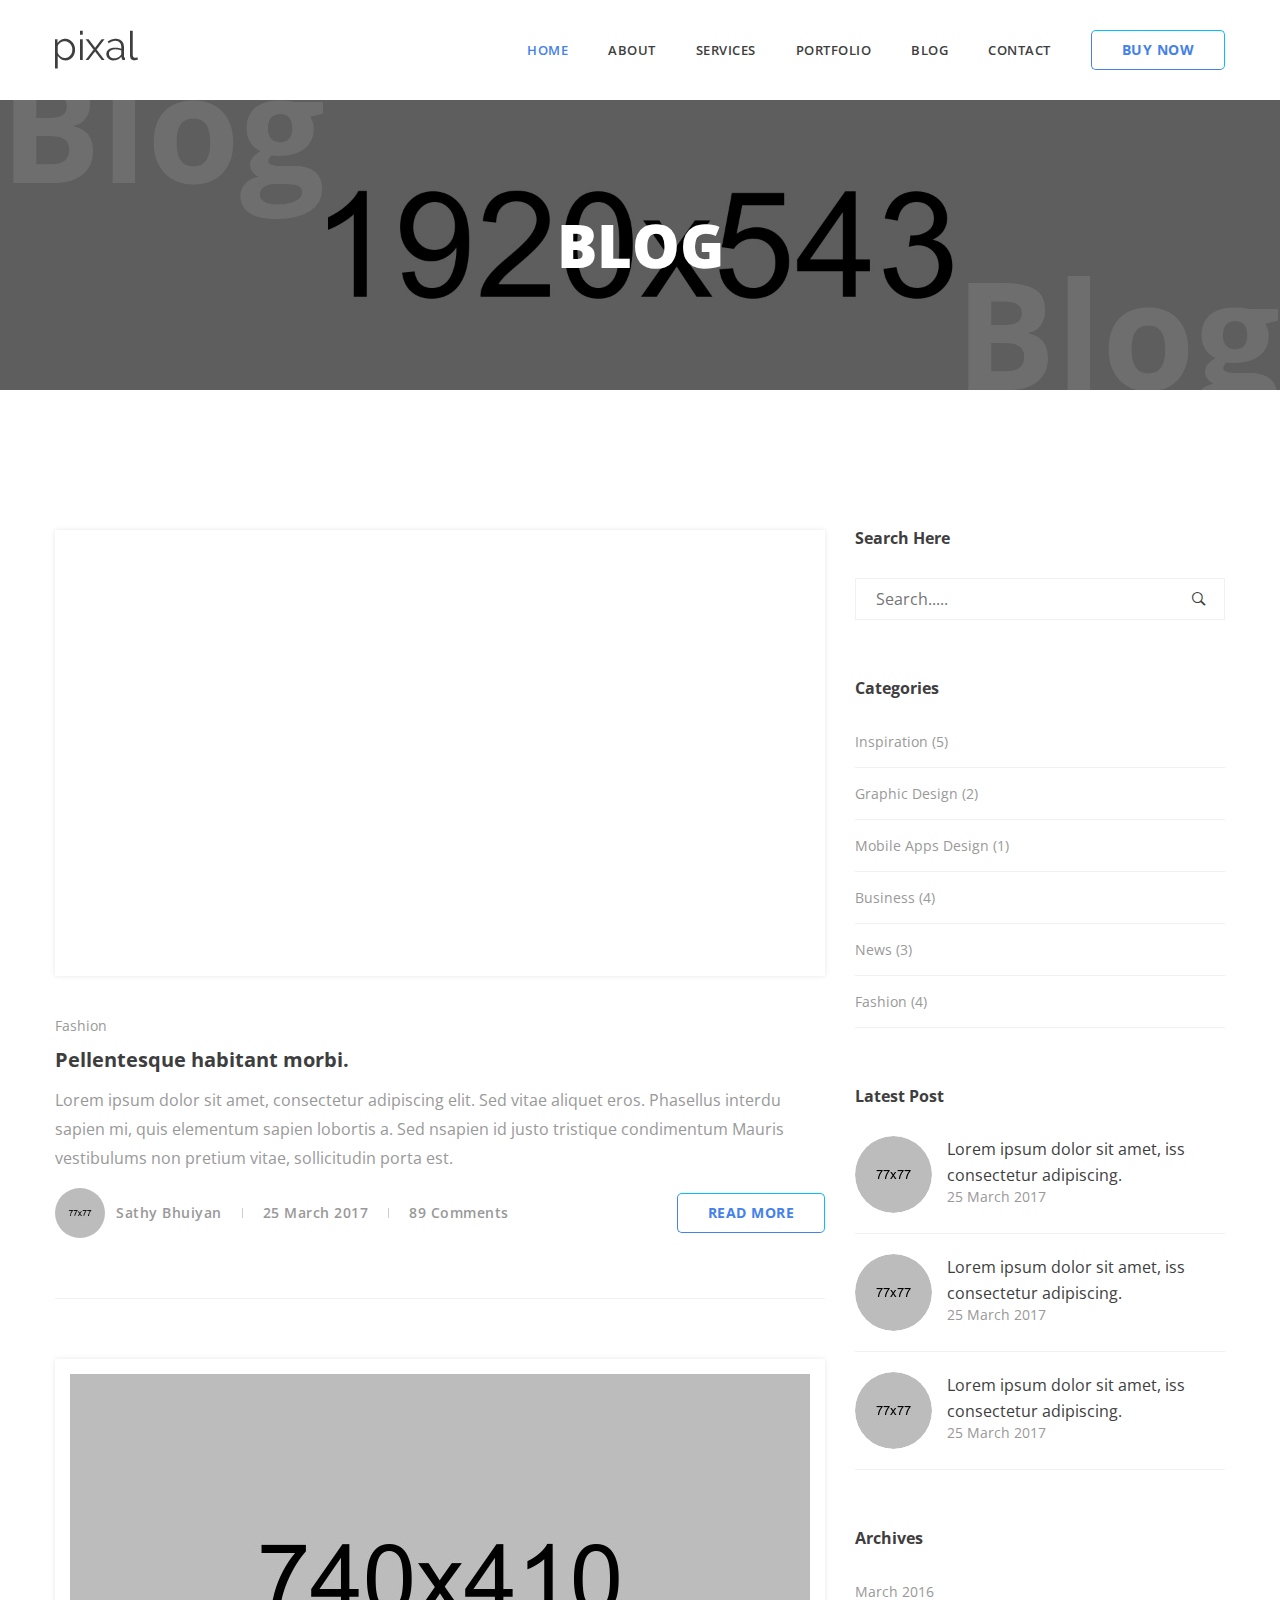
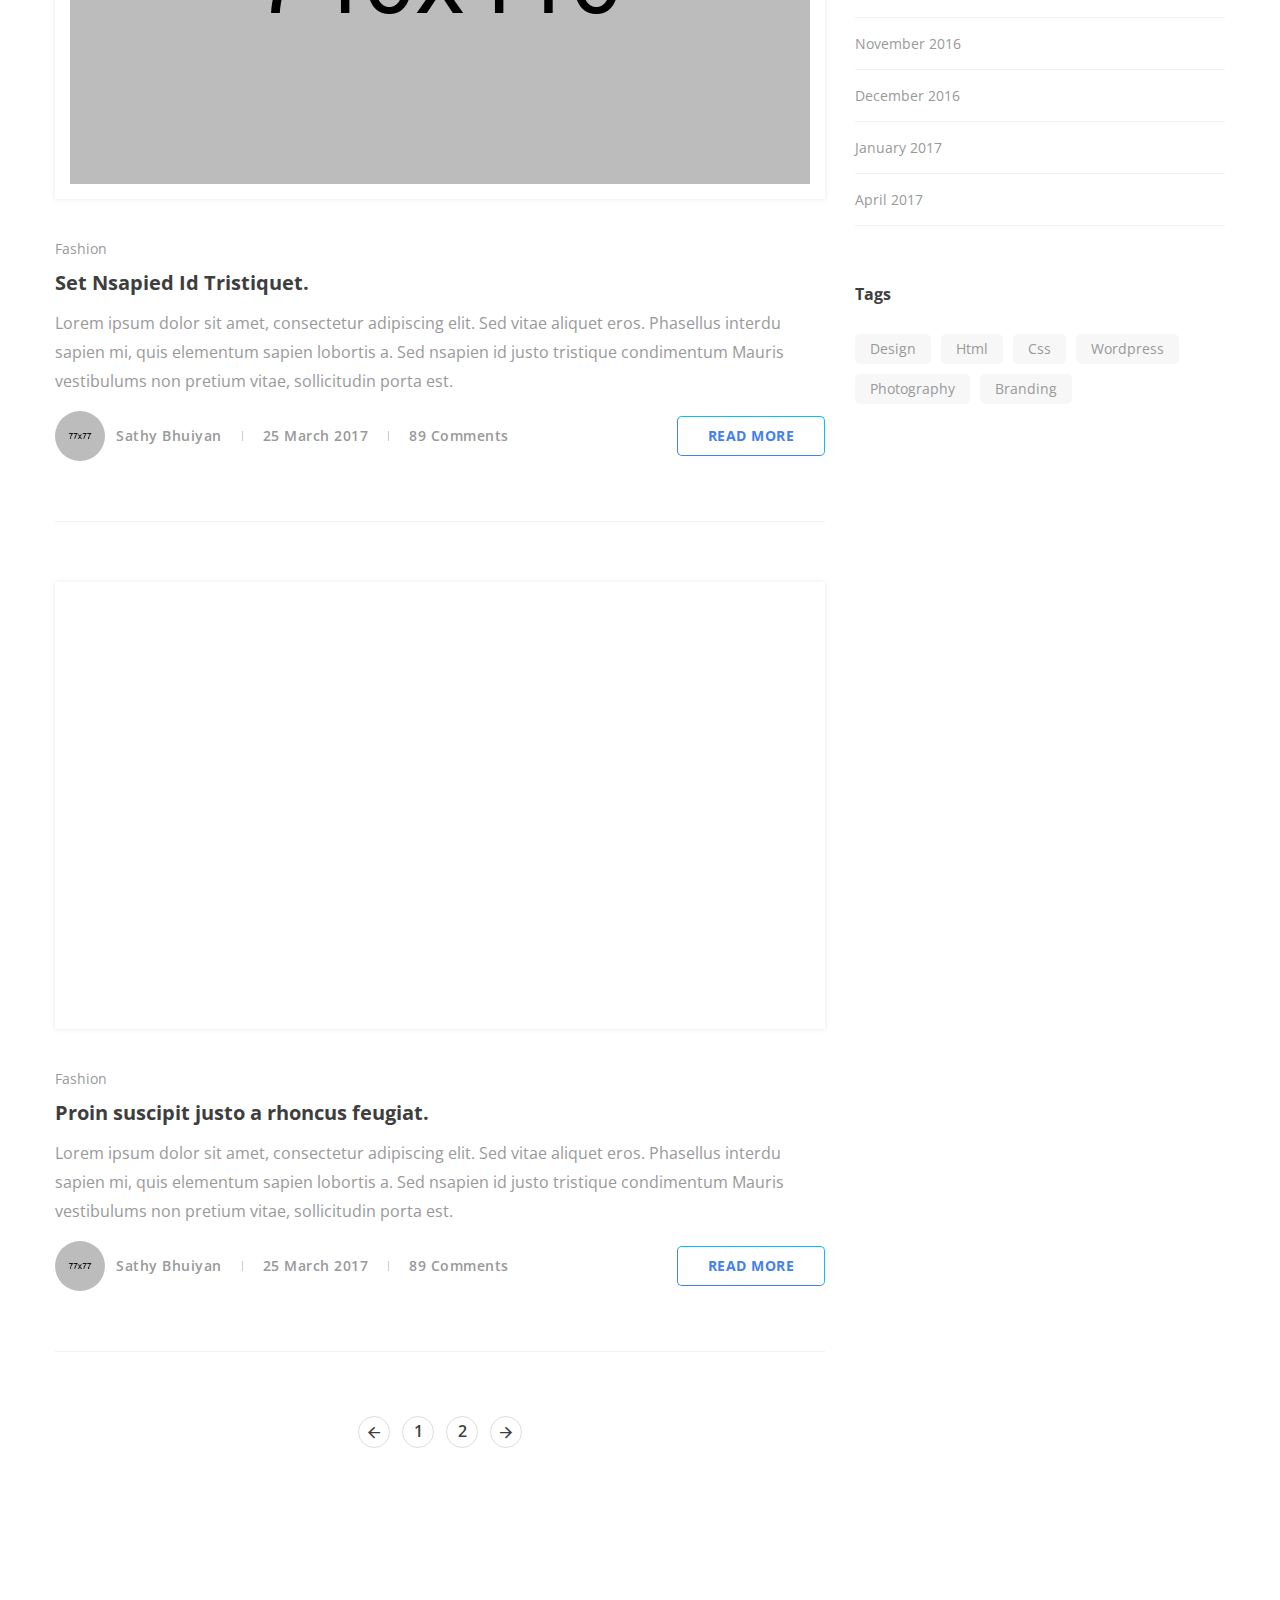
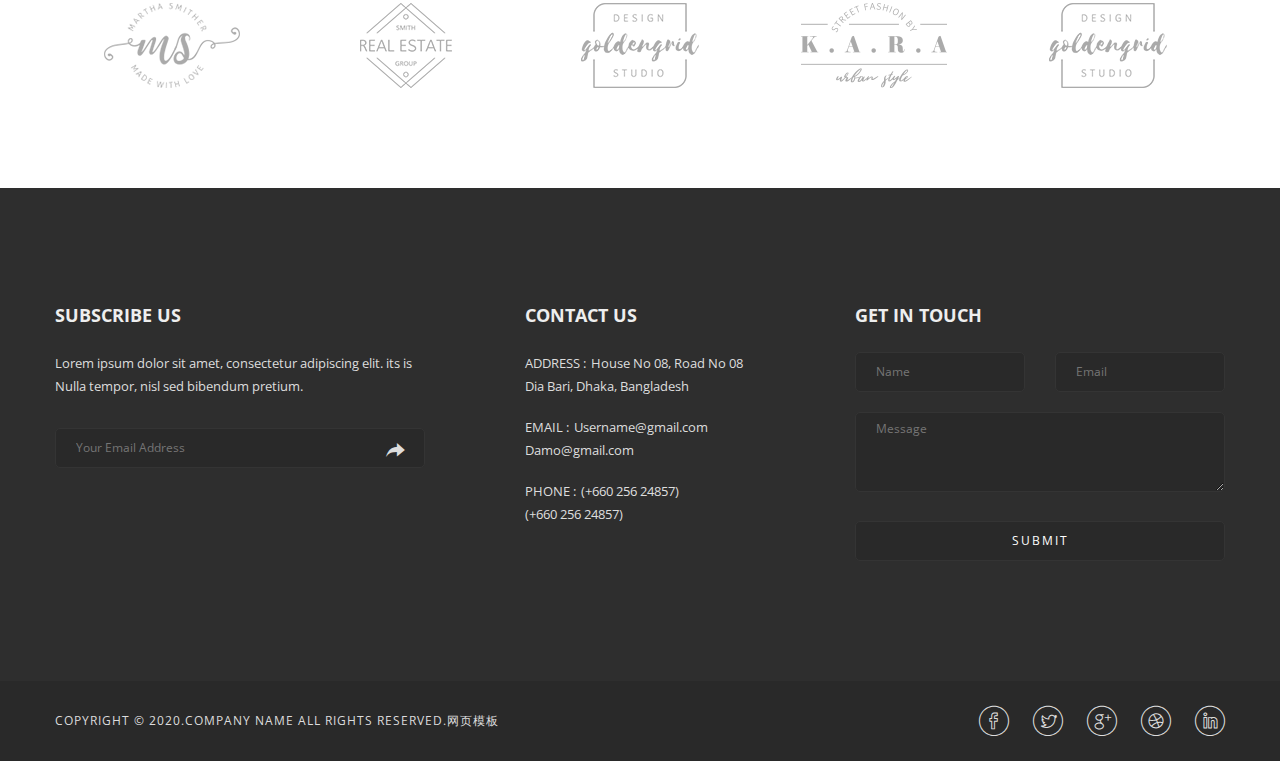
<file: corporate-blog.html>
<!doctype html>
<html class="no-js" lang="en">

<head>
    <meta charset="utf-8">
    <meta http-equiv="x-ua-compatible" content="ie=edge">
    <title></title>
    <meta name="description" content="">
    <meta name="viewport" content="width=device-width, initial-scale=1">
    <!-- Favicon -->
    <link rel="shortcut icon" type="image/x-icon" href="img/favicon.ico">
    <!-- All CSS Files -->
    <!-- Bootstrap css -->
    <link rel="stylesheet" href="css/bootstrap.min.css">
    <!-- Icon Font -->
    <link rel="stylesheet" href="css/font-awesome.min.css">
    <link rel="stylesheet" href="css/ionicons.min.css">
    <link rel="stylesheet" href="css/et-line.css">
    <!-- Plugins css file -->
    <link rel="stylesheet" href="css/plugins.css">
    <!-- Theme main style -->
    <link rel="stylesheet" href="style.css">
    <!-- Responsive css -->
    <link rel="stylesheet" href="css/responsive.css">
    <!-- Modernizr JS -->
    <script src="js/vendor/modernizr-2.8.3.min.js"></script>
</head>

<body>

<!--Creative 1 Header Section-->
<div class="header-section section">
    <div class="container">
        <div class="row">
            <div class="col-xs-12">
                <!--Logo-->
                <div class="float-left">
                    <a href="corporate-1.html" class="header-logo"><img src="img/logo/logo-dark.png" alt=""></a>
                </div>
                <!--Menu-->
                <div class="float-right">
                    <nav class="main-menu multi-page-menu text-black">
                        <ul>
                            <li class="active"><a href="corporate-1.html">Home</a>
                            </li>
                            <li><a href="corporate-about.html">About</a></li>
                            <li><a href="corporate-service.html">Services</a></li>
                            <li><a href="corporate-portfolio-3-column.html">Portfolio</a>
                                <ul class="sub-menu">
                                    <li><a href="corporate-portfolio-3-column.html">portfolio 3 column</a></li>
                                    <li><a href="corporate-portfolio-details.html">portfolio details</a></li>
                                </ul>
                            </li>
                            <li><a href="corporate-blog.html">Blog</a>
                                <ul class="sub-menu">
                                    <li><a href="corporate-blog.html">Blog</a></li>
                                    <li><a href="corporate-blog-details.html">Blog Details</a></li>
                                </ul>
                            </li>
                            <li><a href="corporate-contact.html">Contact</a></li>
                        </ul>
                    </nav>
                    <a href="#" class="btn btn-border-gradient  btn-hover-gradient">buy now</a>
                </div>
                <!--Mobile Menu-->
                <div class="mobile-menu multi-page text-black"></div>
            </div>
        </div>
    </div>
</div>

<!--Corporate Page Banner Section-->
<div class="co-page-banner-section section" data-page-title="Blog" style="background-image: url(img/page-banner-bg.jpg)">
    
    <div class="container-fluid">
        <div class="row">
            
            <div class="co-page-banner text-center col-xs-12">
                <h1>Blog</h1>
            </div>
            
        </div>
    </div>
    
</div>

<!--Corporate Portfolio Section 1-->
<div class="co-blog-section section pt-140">
    <div class="container">
        <div class="row">
           
            <div class="col-md-8 col-xs-12 mb-50">
                
                <!-- Blog -->
                <div class="co-blog">
                    
                    <!-- Blog Media -->
                    <div class="co-blog-media mb-35">
                        <div class="embed-responsive embed-responsive-16by9">
                            <iframe class="embed-responsive-item" src="https://player.vimeo.com/video/169507022?title=0&byline=0&portrait=0"></iframe>
                        </div>
                    </div>
                    
                    <!-- Blog Content -->
                    <div class="co-blog-content">
                        
                        <a href="#" class="category">Fashion</a>
                        <h4 class="title"><a href="corporate-blog-details.html">Pellentesque habitant morbi.</a></h4>
                        <p>Lorem ipsum dolor sit amet, consectetur adipiscing elit. Sed vitae aliquet eros. Phasellus interdu sapien mi, quis elementum sapien lobortis a. Sed nsapien id justo tristique condimentum Mauris vestibulums non pretium vitae, sollicitudin porta est.</p>
                        
                        <!-- Meta -->
                        <div class="co-blog-meta fix">
                            
                            <a href="#" class="author float-left">
                                <img src="img/corporate/blog/author.jpg" alt="">
                                <span>Sathy Bhuiyan</span>
                            </a>
                            <div class="date-comment float-left">
                                <span>25 March 2017</span>
                                <a href="#">89 Comments</a>
                            </div>
                            <div class="button float-right">
                                <a href="corporate-blog-details.html" class="btn btn-border-gradient btn-hover-gradient">read more</a>
                            </div>
                            
                        </div>
                        
                    </div>
                    
                </div>
                
                <!-- Blog -->
                <div class="co-blog">
                    
                    <!-- Blog Media -->
                    <div class="co-blog-media mb-35">
                        <img src="img/corporate/blog/3.jpg" alt="">
                    </div>
                    
                    <!-- Blog Content -->
                    <div class="co-blog-content">
                        
                        <a href="#" class="category">Fashion</a>
                        <h4 class="title"><a href="corporate-blog-details.html">Set Nsapied Id Tristiquet.</a></h4>
                        <p>Lorem ipsum dolor sit amet, consectetur adipiscing elit. Sed vitae aliquet eros. Phasellus interdu sapien mi, quis elementum sapien lobortis a. Sed nsapien id justo tristique condimentum Mauris vestibulums non pretium vitae, sollicitudin porta est.</p>
                        
                        <!-- Meta -->
                        <div class="co-blog-meta fix">
                            
                            <a href="#" class="author float-left">
                                <img src="img/corporate/blog/author.jpg" alt="">
                                <span>Sathy Bhuiyan</span>
                            </a>
                            <div class="date-comment float-left">
                                <span>25 March 2017</span>
                                <a href="#">89 Comments</a>
                            </div>
                            <div class="button float-right">
                                <a href="corporate-blog-details.html" class="btn btn-border-gradient btn-hover-gradient">read more</a>
                            </div>
                            
                        </div>
                        
                    </div>
                    
                </div>
                
                <!-- Blog -->
                <div class="co-blog">
                    
                    <!-- Blog Media -->
                    <div class="co-blog-media mb-35">
                        <div class="embed-responsive embed-responsive-16by9">
                            <iframe class="embed-responsive-item" src="https://w.soundcloud.com/player/?url=https%3A//api.soundcloud.com/tracks/310583525&amp;color=%23ff5500&amp;auto_play=false&amp;hide_related=false&amp;show_comments=true&amp;show_user=true&amp;show_reposts=false&amp;visual=true"></iframe>
                        </div>
                    </div>
                    
                    <!-- Blog Content -->
                    <div class="co-blog-content">
                        
                        <a href="#" class="category">Fashion</a>
                        <h4 class="title"><a href="corporate-blog-details.html">Proin suscipit justo a rhoncus feugiat.</a></h4>
                        <p>Lorem ipsum dolor sit amet, consectetur adipiscing elit. Sed vitae aliquet eros. Phasellus interdu sapien mi, quis elementum sapien lobortis a. Sed nsapien id justo tristique condimentum Mauris vestibulums non pretium vitae, sollicitudin porta est.</p>
                        
                        <!-- Meta -->
                        <div class="co-blog-meta fix">
                            
                            <a href="#" class="author float-left">
                                <img src="img/corporate/blog/author.jpg" alt="">
                                <span>Sathy Bhuiyan</span>
                            </a>
                            <div class="date-comment float-left">
                                <span>25 March 2017</span>
                                <a href="#">89 Comments</a>
                            </div>
                            <div class="button float-right">
                                <a href="corporate-blog-details.html" class="btn btn-border-gradient btn-hover-gradient">read more</a>
                            </div>
                            
                        </div>
                        
                    </div>
                    
                </div>
                
                <!-- Pagination -->
                <ul class="co-pagination">
                    <li><a href="#"><i class="ion-android-arrow-back"></i></a></li>
                    <li><a href="#">1</a></li>
                    <li><a href="#">2</a></li>
                    <li><a href="#"><i class="ion-android-arrow-forward"></i></a></li>
                </ul>
                
            </div>

           
            <div class="col-md-4 col-xs-12 mb-50">
                
                <div class="co-blog-sidebar">
                    
                    <h5 class="sidebar-title">Search Here</h5>
                    
                    <form class="sidebar-search-form" action="#">
                        <input type="text" placeholder="Search.....">
                        <button><i class="ion-ios-search-strong"></i></button>
                    </form>
                    
                </div>
                
                <div class="co-blog-sidebar">
                    
                    <h5 class="sidebar-title">Categories</h5>
                    
                    <ul>
                        <li><a href="#">Inspiration (5)</a></li>
                        <li><a href="#">Graphic Design (2)</a></li>
                        <li><a href="#">Mobile Apps Design (1)</a></li>
                        <li><a href="#">Business (4)</a></li>
                        <li><a href="#">News (3)</a></li>
                        <li><a href="#">Fashion (4)</a></li>
                    </ul>
                    
                </div>
                
                <div class="co-blog-sidebar">
                    
                    <h5 class="sidebar-title">Latest Post</h5>
                    
                    <div class="co-sidebar-post fix">
                        <a href="#" class="image float-left"><img src="img/corporate/blog/sidebar-post-1.jpg" alt=""></a>
                        <div class="content fix">
                            <a href="#" class="title">Lorem ipsum dolor sit amet, iss consectetur adipiscing.</a>
                            <span class="date">25 March 2017</span>
                        </div>
                    </div>
                    
                    <div class="co-sidebar-post fix">
                        <a href="#" class="image float-left"><img src="img/corporate/blog/sidebar-post-2.jpg" alt=""></a>
                        <div class="content fix">
                            <a href="#" class="title">Lorem ipsum dolor sit amet, iss consectetur adipiscing.</a>
                            <span class="date">25 March 2017</span>
                        </div>
                    </div>
                    
                    <div class="co-sidebar-post fix">
                        <a href="#" class="image float-left"><img src="img/corporate/blog/sidebar-post-3.jpg" alt=""></a>
                        <div class="content fix">
                            <a href="#" class="title">Lorem ipsum dolor sit amet, iss consectetur adipiscing.</a>
                            <span class="date">25 March 2017</span>
                        </div>
                    </div>
                    
                </div>
                
                <div class="co-blog-sidebar">
                    
                    <h5 class="sidebar-title">Archives</h5>
                    
                    <ul>
                        <li><a href="#">March 2016</a></li>
                        <li><a href="#">November 2016</a></li>
                        <li><a href="#">December 2016</a></li>
                        <li><a href="#">January 2017</a></li>
                        <li><a href="#">April 2017</a></li>
                    </ul>
                    
                </div>
                
                <div class="co-blog-sidebar">
                    
                    <h5 class="sidebar-title">Tags</h5>
                    
                    <div class="tags-cloud">
                        <a href="#">Design</a>
                        <a href="#">html</a>
                        <a href="#">css</a>
                        <a href="#">wordpress</a>
                        <a href="#">Photography</a>
                        <a href="#">branding</a>
                    </div>
                    
                </div>
                
            </div>

        </div>
        
    </div>
</div>


<!--Corporate 1 Client Section-->
<div class="mp-client-section section pt-100 pb-100">
    <div class="container">
        <div class="row">
            
            <div class="col-xs-12">
                <!--Client Slider-->
                <div class="mp-client-slider text-center">
                    <div class="single-client"><img src="img/minimal/client/1.png" alt=""></div>
                    <div class="single-client"><img src="img/minimal/client/2.png" alt=""></div>
                    <div class="single-client"><img src="img/minimal/client/3.png" alt=""></div>
                    <div class="single-client"><img src="img/minimal/client/4.png" alt=""></div>
                    <div class="single-client"><img src="img/minimal/client/3.png" alt=""></div>
                    <div class="single-client"><img src="img/minimal/client/2.png" alt=""></div>
                </div>
            </div>
            
        </div>
    </div>
</div>

<!--Corporate 1 Footer Section-->
<div class="co-footer-section-3 section bg-dark-light pt-120 pb-80">
    
    <div class="container">
        <div class="row">

            <div class="col-md-4 col-sm-6 col-xs-12 mb-40">
                <div class="co-footer-widget-3">
                    <h4 class="title">Subscribe us</h4>
                    <p>Lorem ipsum dolor sit amet, consectetur adipiscing elit. its is Nulla tempor, nisl sed bibendum pretium.</p>
                    <div id="mc_embed_signup" class="co-footer-newsletter-3">
                        <form action="http://devitems.us11.list-manage.com/subscribe/post?u=6bbb9b6f5827bd842d9640c82&amp;id=05d85f18ef" method="post" id="mc-embedded-subscribe-form" name="mc-embedded-subscribe-form" class="validate" target="_blank" novalidate="">
                            <div id="mc_embed_signup_scroll" class="mc-form">
                                <div class="mc-field-group">
                                    <input name="EMAIL" class="required email" id="mce-EMAIL" placeholder="Your Email Address" type="email">
                                </div>
                                <div id="mce-responses" class="clear">
                                    <div class="response" id="mce-error-response" style="display:none"></div>
                                    <div class="response" id="mce-success-response" style="display:none"></div>
                                </div>    <!-- real people should not fill this in and expect good things - do not remove this or risk form bot signups-->
                                <div style="position: absolute; left: -5000px;" aria-hidden="true"><input name="b_6bbb9b6f5827bd842d9640c82_05d85f18ef" tabindex="-1" value="" type="text"></div>
                                <div class="clear"><button type="submit" name="subscribe" id="mc-embedded-subscribe" class="submit"><i class="ion-forward"></i></button></div>
                            </div>
                        </form>
                    </div>
                </div>
            </div>

            <div class="col-md-4 col-sm-6 col-xs-12 mb-40">
                <div class="co-footer-widget-3 widget-contact">
                    <h4 class="title">Contact Us</h4>
                    <ul>
                        <li><span>Address :</span> House No 08, Road No 08 Dia Bari, Dhaka, Bangladesh</li>
                        <li><span>Email :</span> <a href="#">Username@gmail.com</a> <a href="#">Damo@gmail.com</a></li>
                        <li><span>Phone :</span> <a href="#">(+660 256 24857)</a> <a href="#">(+660 256 24857)</a></li>
                    </ul>
                </div>
            </div>

            <div class="col-md-4 col-sm-6 col-xs-12 mb-40">
                <div class="co-footer-widget-3">
                    <h4 class="title">Get In touch</h4>
                    <form id="contact-form" action="php/mail.php" method="post" class="co-footer-contact-form-3">
                        <div class="row">
                            <div class="col-lg-6 col-xs-12"><input type="text" name="name" placeholder="Name"></div>
                            <div class="col-lg-6 col-xs-12"><input type="email" name="email" placeholder="Email"></div>
                            <div class="col-xs-12"><textarea name="message" placeholder="Message"></textarea></div>
                            <div class="col-xs-12"><input type="submit" value="submit"></div>
                        </div>
                    </form>
                    <p class="form-messege"></p>
                </div>
            </div>

        </div>
    </div>
    
</div>
    
<div class="co-footer-bottom-3 section bg-dark">
    <div class="container">
        <div class="row">

            <div class="co-copyright-3 col-md-6 col-xs-12">
                <p>Copyright &copy; 2020.Company name All rights reserved.<a target="_blank" href="http://sc.chinaz.com/moban/">&#x7F51;&#x9875;&#x6A21;&#x677F;</a></p>
            </div>

            <div class="co-footer-social-3 text-right col-md-6 col-xs-12">
                <a href="#"><i class="icon-facebook"></i></a>
                <a href="#"><i class="icon-twitter"></i></a>
                <a href="#"><i class="icon-googleplus"></i></a>
                <a href="#"><i class="icon-dribbble"></i></a>
                <a href="#"><i class="icon-linkedin"></i></a>
            </div>

        </div>
    </div>
</div>




<!-- Placed JS at the end of the document so the pages load faster -->

<!-- jQuery latest version -->
<script src="js/vendor/jquery-3.1.1.min.js"></script>
<!-- Bootstrap js -->
<script src="js/bootstrap.min.js"></script>
<!-- Plugins js -->
<script src="js/plugins.js"></script>
<!-- Ajax Mail js -->
<script src="js/ajax-mail.js"></script>
<!-- Main js -->
<script src="js/main.js"></script> 

</body>

</html>
</file>
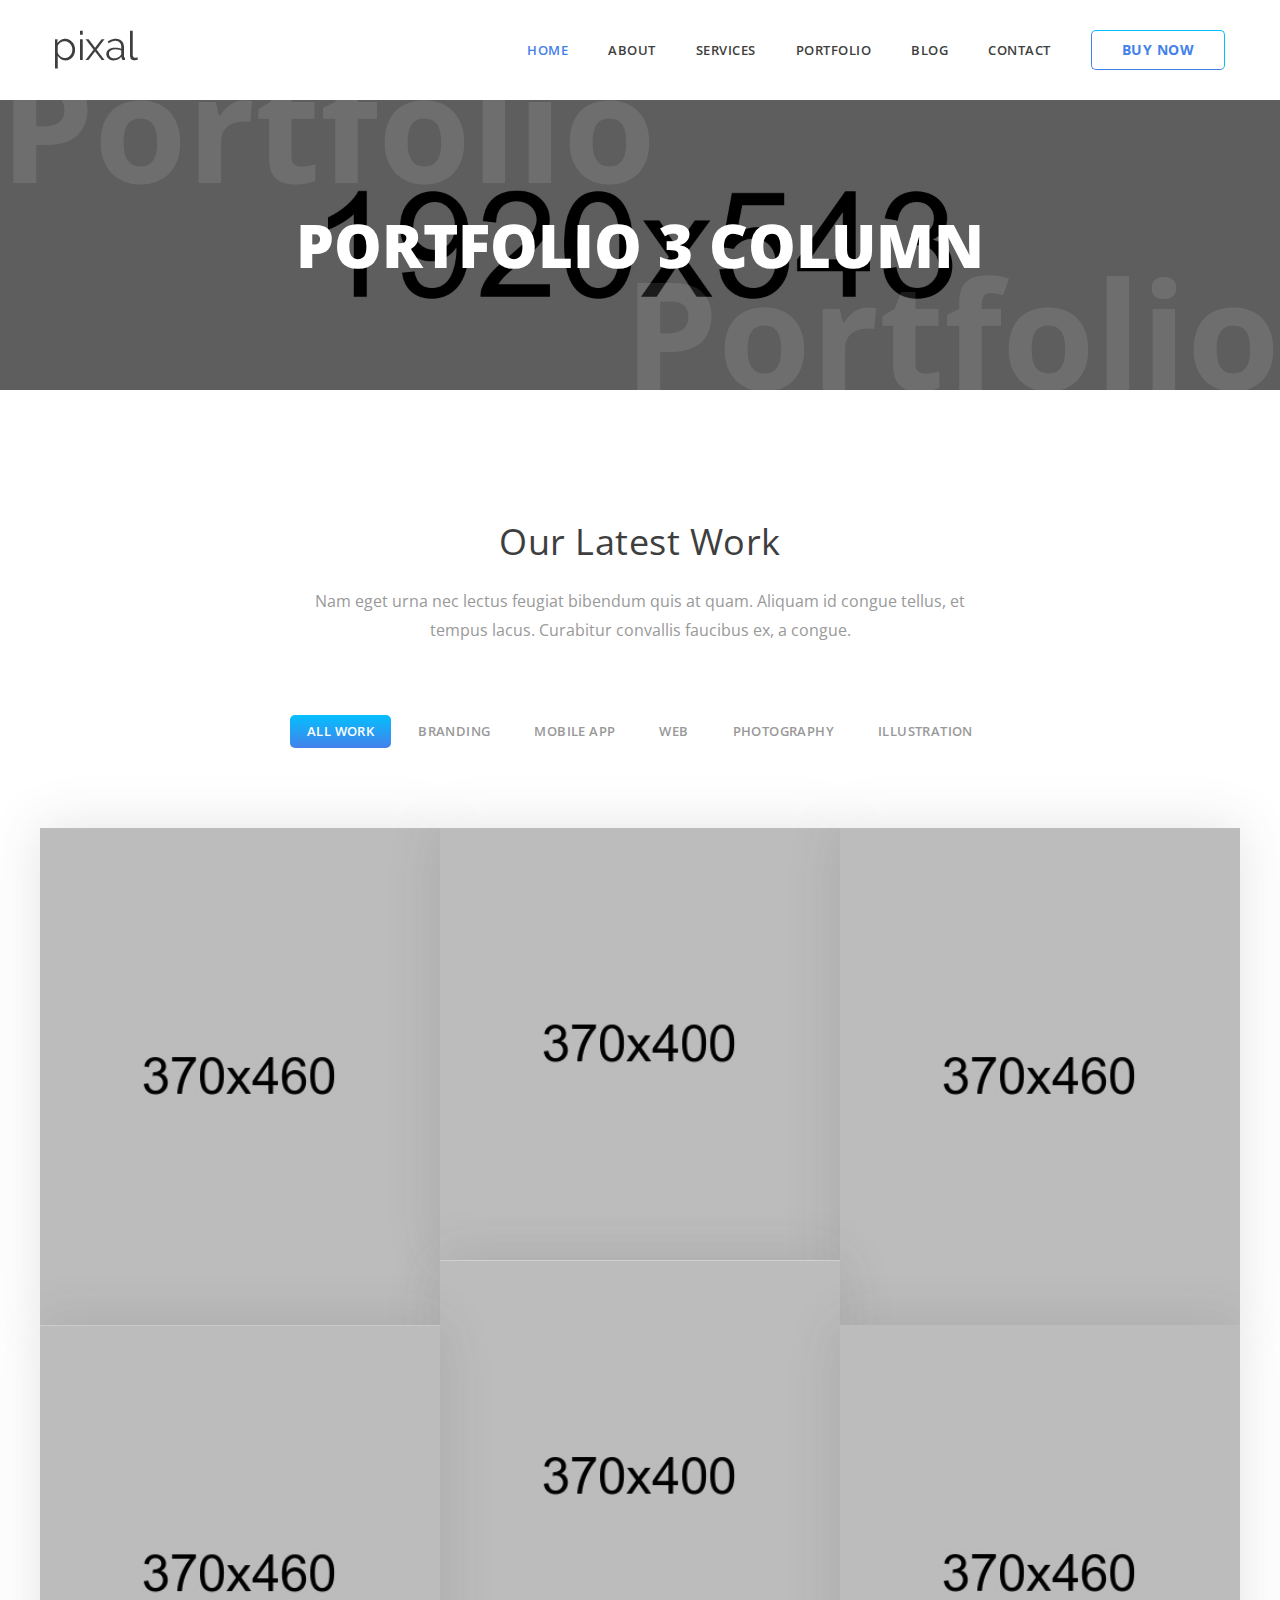
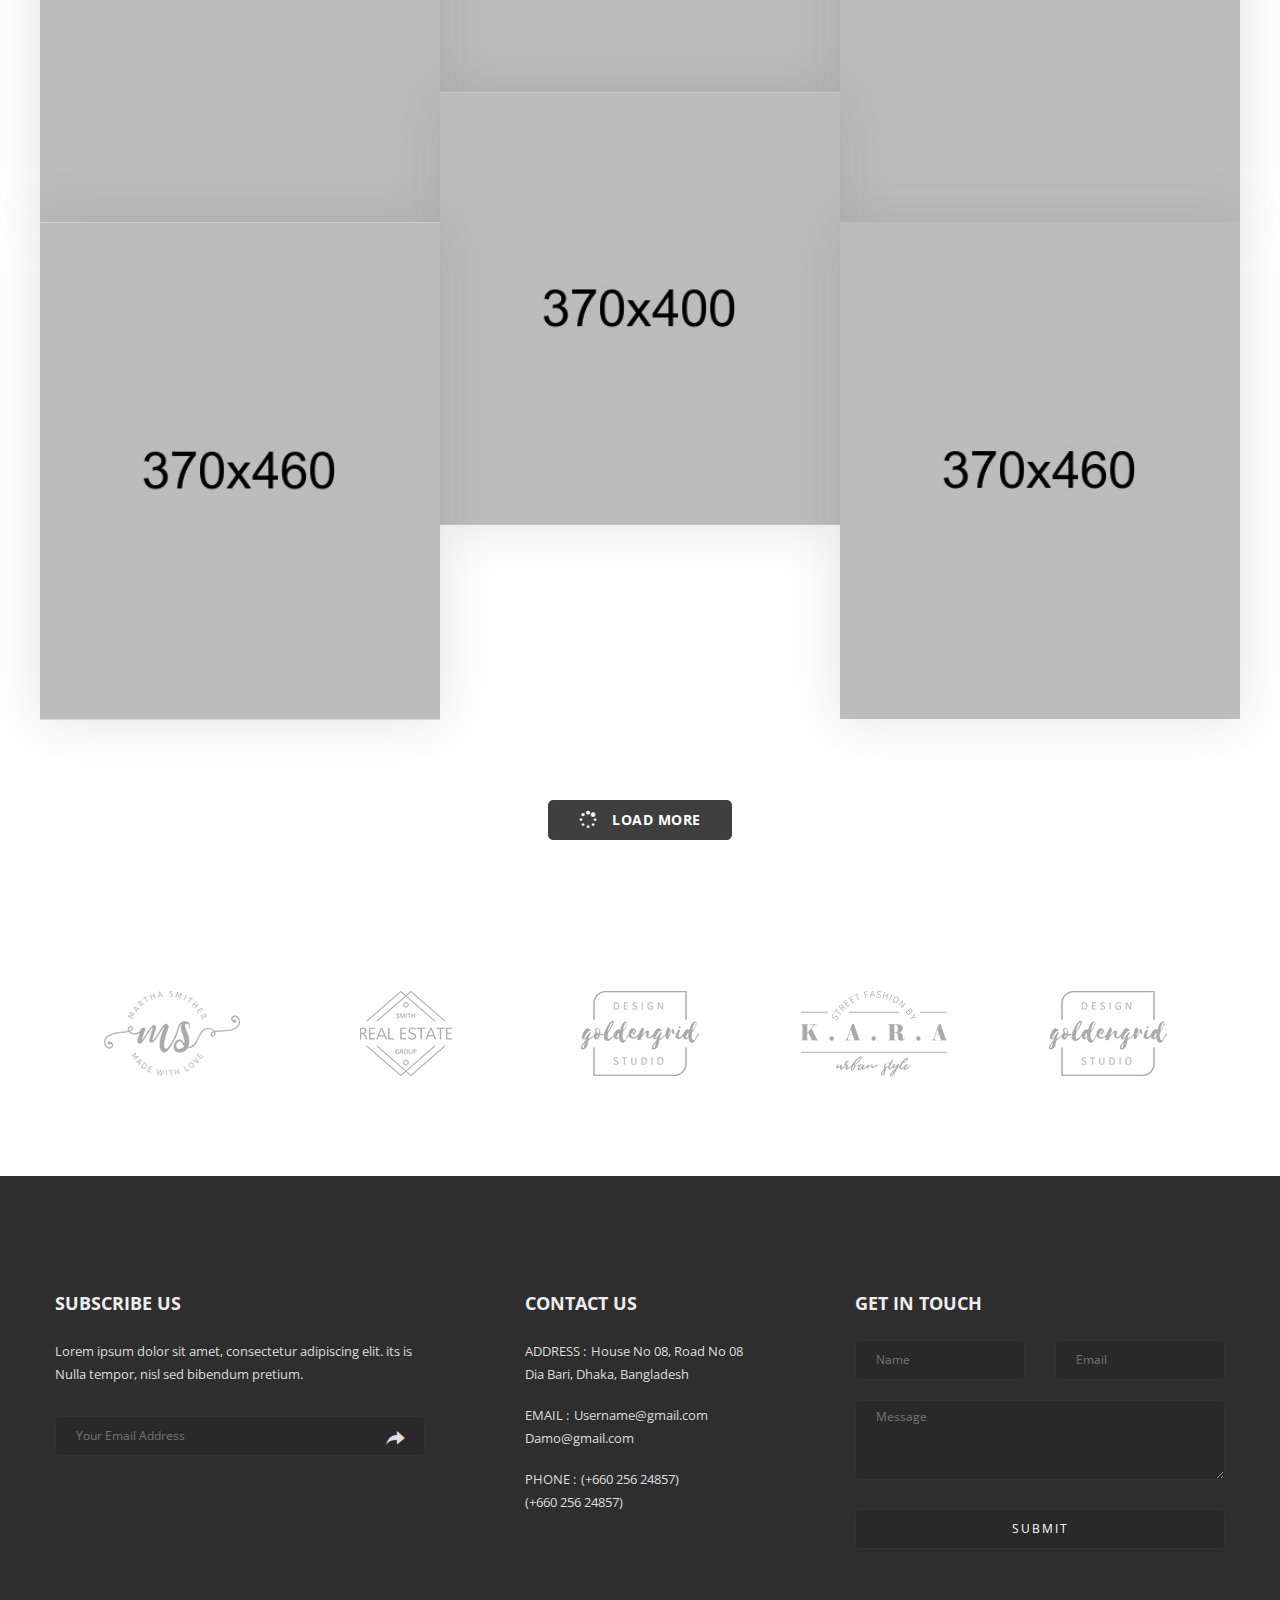
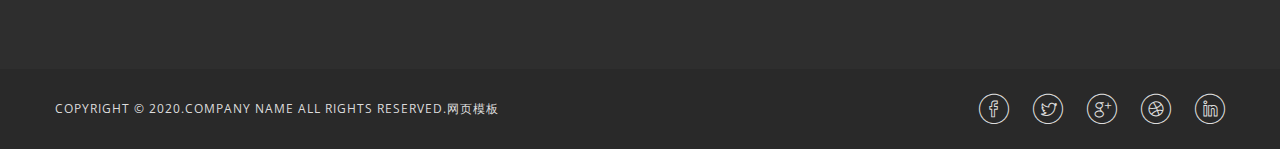
<file: corporate-portfolio-3-column.html>
<!doctype html>
<html class="no-js" lang="en">

<head>
    <meta charset="utf-8">
    <meta http-equiv="x-ua-compatible" content="ie=edge">
    <title></title>
    <meta name="description" content="">
    <meta name="viewport" content="width=device-width, initial-scale=1">
    <!-- Favicon -->
    <link rel="shortcut icon" type="image/x-icon" href="img/favicon.ico">
    <!-- All CSS Files -->
    <!-- Bootstrap css -->
    <link rel="stylesheet" href="css/bootstrap.min.css">
    <!-- Icon Font -->
    <link rel="stylesheet" href="css/font-awesome.min.css">
    <link rel="stylesheet" href="css/ionicons.min.css">
    <link rel="stylesheet" href="css/et-line.css">
    <!-- Plugins css file -->
    <link rel="stylesheet" href="css/plugins.css">
    <!-- Theme main style -->
    <link rel="stylesheet" href="style.css">
    <!-- Responsive css -->
    <link rel="stylesheet" href="css/responsive.css">
    <!-- Modernizr JS -->
    <script src="js/vendor/modernizr-2.8.3.min.js"></script>
</head>

<body>

<!--Creative 1 Header Section-->
<div class="header-section section">
    <div class="container">
        <div class="row">
            <div class="col-xs-12">
                <!--Logo-->
                <div class="float-left">
                    <a href="corporate-1.html" class="header-logo"><img src="img/logo/logo-dark.png" alt=""></a>
                </div>
                <!--Menu-->
                <div class="float-right">
                    <nav class="main-menu multi-page-menu text-black">
                        <ul>
                            <li class="active"><a href="corporate-1.html">Home</a>
                            </li>
                            <li><a href="corporate-about.html">About</a></li>
                            <li><a href="corporate-service.html">Services</a></li>
                            <li><a href="corporate-portfolio-3-column.html">Portfolio</a>
                                <ul class="sub-menu">
                                    <li><a href="corporate-portfolio-3-column.html">portfolio 3 column</a></li>
                                    <li><a href="corporate-portfolio-details.html">portfolio details</a></li>
                                </ul>
                            </li>
                            <li><a href="corporate-blog.html">Blog</a>
                                <ul class="sub-menu">
                                    <li><a href="corporate-blog.html">Blog</a></li>
                                    <li><a href="corporate-blog-details.html">Blog Details</a></li>
                                </ul>
                            </li>
                            <li><a href="corporate-contact.html">Contact</a></li>
                        </ul>
                    </nav>
                    <a href="#" class="btn btn-border-gradient  btn-hover-gradient">buy now</a>
                </div>
                <!--Mobile Menu-->
                <div class="mobile-menu multi-page text-black"></div>
            </div>
        </div>
    </div>
</div>

<!--Corporate Page Banner Section-->
<div class="co-page-banner-section section" data-page-title="Portfolio" style="background-image: url(img/page-banner-bg.jpg)">
    
    <div class="container-fluid">
        <div class="row">
            
            <div class="co-page-banner text-center col-xs-12">
                <h1>Portfolio 3 Column</h1>
            </div>
            
        </div>
    </div>
    
</div>

<!--Corporate Portfolio Section 1-->
<div class="co-portfolio-section-1 section pt-130 pb-50">
    <div class="container">
        <div class="row">
           
            <!--Section Title-->
            <div class="col-xs-12 text-center mb-70">
                <div class="co-section-title-2">
                    <h1>Our Latest Work</h1>
                    <p>Nam eget urna nec lectus feugiat bibendum quis at quam. Aliquam id congue tellus, et tempus lacus. Curabitur convallis faucibus ex, a congue.</p>
                </div>
                
            </div>
            
        </div>
        <div class="row">
           
            <div class="col-xs-12 text-center mb-75">
                <div class="co-isotop-filter-1 isotop-filter">
                    <button class="active" data-filter="*">All Work</button>
                    <button data-filter=".branding">Branding</button>
                    <button data-filter=".mobile-app">Mobile App</button>
                    <button data-filter=".web">Web</button>
                    <button data-filter=".photography">Photography</button>
                    <button data-filter=".illustration">Illustration</button>
                </div>
            </div>
            
        </div>
            
        <div class="co-isotop-grid-1 isotop-grid isotop-grid-masonry row">

            <div class="co-isotop-item-1 isotop-item branding web col-md-4 col-sm-6 col-xs-12 no-padding">
                <a href="corporate-portfolio-details.html">
                    <img src="img/corporate/portfolio/23.jpg" alt="">
                    <span class="content">
                        <i class="icon-focus"></i>
                        <span class="title">Branding</span>
                    </span>
                </a>
            </div>

            <div class="co-isotop-item-1 isotop-item mobile-app photography col-md-4 col-sm-6 col-xs-12 no-padding">
                <a href="corporate-portfolio-details.html">
                    <img src="img/corporate/portfolio/24.jpg" alt="">
                    <span class="content">
                        <i class="icon-focus"></i>
                        <span class="title">Mobile App</span>
                    </span>
                </a>
            </div>

            <div class="co-isotop-item-1 isotop-item illustration web col-md-4 col-sm-6 col-xs-12 no-padding">
                <a href="corporate-portfolio-details.html">
                    <img src="img/corporate/portfolio/25.jpg" alt="">
                    <span class="content">
                        <i class="icon-focus"></i>
                        <span class="title">Web Design</span>
                    </span>
                </a>
            </div>

            <div class="co-isotop-item-1 isotop-item photography branding col-md-4 col-sm-6 col-xs-12 no-padding">
                <a href="corporate-portfolio-details.html">
                    <img src="img/corporate/portfolio/26.jpg" alt="">
                    <span class="content">
                        <i class="icon-focus"></i>
                        <span class="title">Photography</span>
                    </span>
                </a>
            </div>

            <div class="co-isotop-item-1 isotop-item illustration mobile-app col-md-4 col-sm-6 col-xs-12 no-padding">
                <a href="corporate-portfolio-details.html">
                    <img src="img/corporate/portfolio/27.jpg" alt="">
                    <span class="content">
                        <i class="icon-focus"></i>
                        <span class="title">Art Illustration</span>
                    </span>
                </a>
            </div>

            <div class="co-isotop-item-1 isotop-item branding web col-md-4 col-sm-6 col-xs-12 no-padding">
                <a href="corporate-portfolio-details.html">
                    <img src="img/corporate/portfolio/28.jpg" alt="">
                    <span class="content">
                        <i class="icon-focus"></i>
                        <span class="title">Web Design</span>
                    </span>
                </a>
            </div>

            <div class="co-isotop-item-1 isotop-item photography branding col-md-4 col-sm-6 col-xs-12 no-padding">
                <a href="corporate-portfolio-details.html">
                    <img src="img/corporate/portfolio/29.jpg" alt="">
                    <span class="content">
                        <i class="icon-focus"></i>
                        <span class="title">Photography</span>
                    </span>
                </a>
            </div>

            <div class="co-isotop-item-1 isotop-item illustration mobile-app col-md-4 col-sm-6 col-xs-12 no-padding">
                <a href="corporate-portfolio-details.html">
                    <img src="img/corporate/portfolio/30.jpg" alt="">
                    <span class="content">
                        <i class="icon-focus"></i>
                        <span class="title">Art Illustration</span>
                    </span>
                </a>
            </div>

            <div class="co-isotop-item-1 isotop-item illustration web col-md-4 col-sm-6 col-xs-12 no-padding">
                <a href="corporate-portfolio-details.html">
                    <img src="img/corporate/portfolio/31.jpg" alt="">
                    <span class="content">
                        <i class="icon-focus"></i>
                        <span class="title">Web Design</span>
                    </span>
                </a>
            </div>

        </div>
        
        <div class="row">
            <div class="col-xs-12 text-center mt-80"><button class="btn btn-icon-left btn-hover-gradient"><i class="fa fa-spinner"></i>Load More</button></div>
        </div>
        
    </div>
</div>


<!--Corporate 1 Client Section-->
<div class="mp-client-section section pt-100 pb-100">
    <div class="container">
        <div class="row">
            
            <div class="col-xs-12">
                <!--Client Slider-->
                <div class="mp-client-slider text-center">
                    <div class="single-client"><img src="img/minimal/client/1.png" alt=""></div>
                    <div class="single-client"><img src="img/minimal/client/2.png" alt=""></div>
                    <div class="single-client"><img src="img/minimal/client/3.png" alt=""></div>
                    <div class="single-client"><img src="img/minimal/client/4.png" alt=""></div>
                    <div class="single-client"><img src="img/minimal/client/3.png" alt=""></div>
                    <div class="single-client"><img src="img/minimal/client/2.png" alt=""></div>
                </div>
            </div>
            
        </div>
    </div>
</div>

<!--Corporate 1 Footer Section-->
<div class="co-footer-section-3 section bg-dark-light pt-120 pb-80">
    
    <div class="container">
        <div class="row">

            <div class="col-md-4 col-sm-6 col-xs-12 mb-40">
                <div class="co-footer-widget-3">
                    <h4 class="title">Subscribe us</h4>
                    <p>Lorem ipsum dolor sit amet, consectetur adipiscing elit. its is Nulla tempor, nisl sed bibendum pretium.</p>
                    <div id="mc_embed_signup" class="co-footer-newsletter-3">
                        <form action="http://devitems.us11.list-manage.com/subscribe/post?u=6bbb9b6f5827bd842d9640c82&amp;id=05d85f18ef" method="post" id="mc-embedded-subscribe-form" name="mc-embedded-subscribe-form" class="validate" target="_blank" novalidate="">
                            <div id="mc_embed_signup_scroll" class="mc-form">
                                <div class="mc-field-group">
                                    <input name="EMAIL" class="required email" id="mce-EMAIL" placeholder="Your Email Address" type="email">
                                </div>
                                <div id="mce-responses" class="clear">
                                    <div class="response" id="mce-error-response" style="display:none"></div>
                                    <div class="response" id="mce-success-response" style="display:none"></div>
                                </div>    <!-- real people should not fill this in and expect good things - do not remove this or risk form bot signups-->
                                <div style="position: absolute; left: -5000px;" aria-hidden="true"><input name="b_6bbb9b6f5827bd842d9640c82_05d85f18ef" tabindex="-1" value="" type="text"></div>
                                <div class="clear"><button type="submit" name="subscribe" id="mc-embedded-subscribe" class="submit"><i class="ion-forward"></i></button></div>
                            </div>
                        </form>
                    </div>
                </div>
            </div>

            <div class="col-md-4 col-sm-6 col-xs-12 mb-40">
                <div class="co-footer-widget-3 widget-contact">
                    <h4 class="title">Contact Us</h4>
                    <ul>
                        <li><span>Address :</span> House No 08, Road No 08 Dia Bari, Dhaka, Bangladesh</li>
                        <li><span>Email :</span> <a href="#">Username@gmail.com</a> <a href="#">Damo@gmail.com</a></li>
                        <li><span>Phone :</span> <a href="#">(+660 256 24857)</a> <a href="#">(+660 256 24857)</a></li>
                    </ul>
                </div>
            </div>

            <div class="col-md-4 col-sm-6 col-xs-12 mb-40">
                <div class="co-footer-widget-3">
                    <h4 class="title">Get In touch</h4>
                    <form id="contact-form" action="php/mail.php" method="post" class="co-footer-contact-form-3">
                        <div class="row">
                            <div class="col-lg-6 col-xs-12"><input type="text" name="name" placeholder="Name"></div>
                            <div class="col-lg-6 col-xs-12"><input type="email" name="email" placeholder="Email"></div>
                            <div class="col-xs-12"><textarea name="message" placeholder="Message"></textarea></div>
                            <div class="col-xs-12"><input type="submit" value="submit"></div>
                        </div>
                    </form>
                    <p class="form-messege"></p>
                </div>
            </div>

        </div>
    </div>
    
</div>
    
<div class="co-footer-bottom-3 section bg-dark">
    <div class="container">
        <div class="row">

            <div class="co-copyright-3 col-md-6 col-xs-12">
                <p>Copyright &copy; 2020.Company name All rights reserved.<a target="_blank" href="http://sc.chinaz.com/moban/">&#x7F51;&#x9875;&#x6A21;&#x677F;</a></p>
            </div>

            <div class="co-footer-social-3 text-right col-md-6 col-xs-12">
                <a href="#"><i class="icon-facebook"></i></a>
                <a href="#"><i class="icon-twitter"></i></a>
                <a href="#"><i class="icon-googleplus"></i></a>
                <a href="#"><i class="icon-dribbble"></i></a>
                <a href="#"><i class="icon-linkedin"></i></a>
            </div>

        </div>
    </div>
</div>




<!-- Placed JS at the end of the document so the pages load faster -->

<!-- jQuery latest version -->
<script src="js/vendor/jquery-3.1.1.min.js"></script>
<!-- Bootstrap js -->
<script src="js/bootstrap.min.js"></script>
<!-- Plugins js -->
<script src="js/plugins.js"></script>
<!-- Ajax Mail js -->
<script src="js/ajax-mail.js"></script>
<!-- Main js -->
<script src="js/main.js"></script>

</body>

</html>
</file>
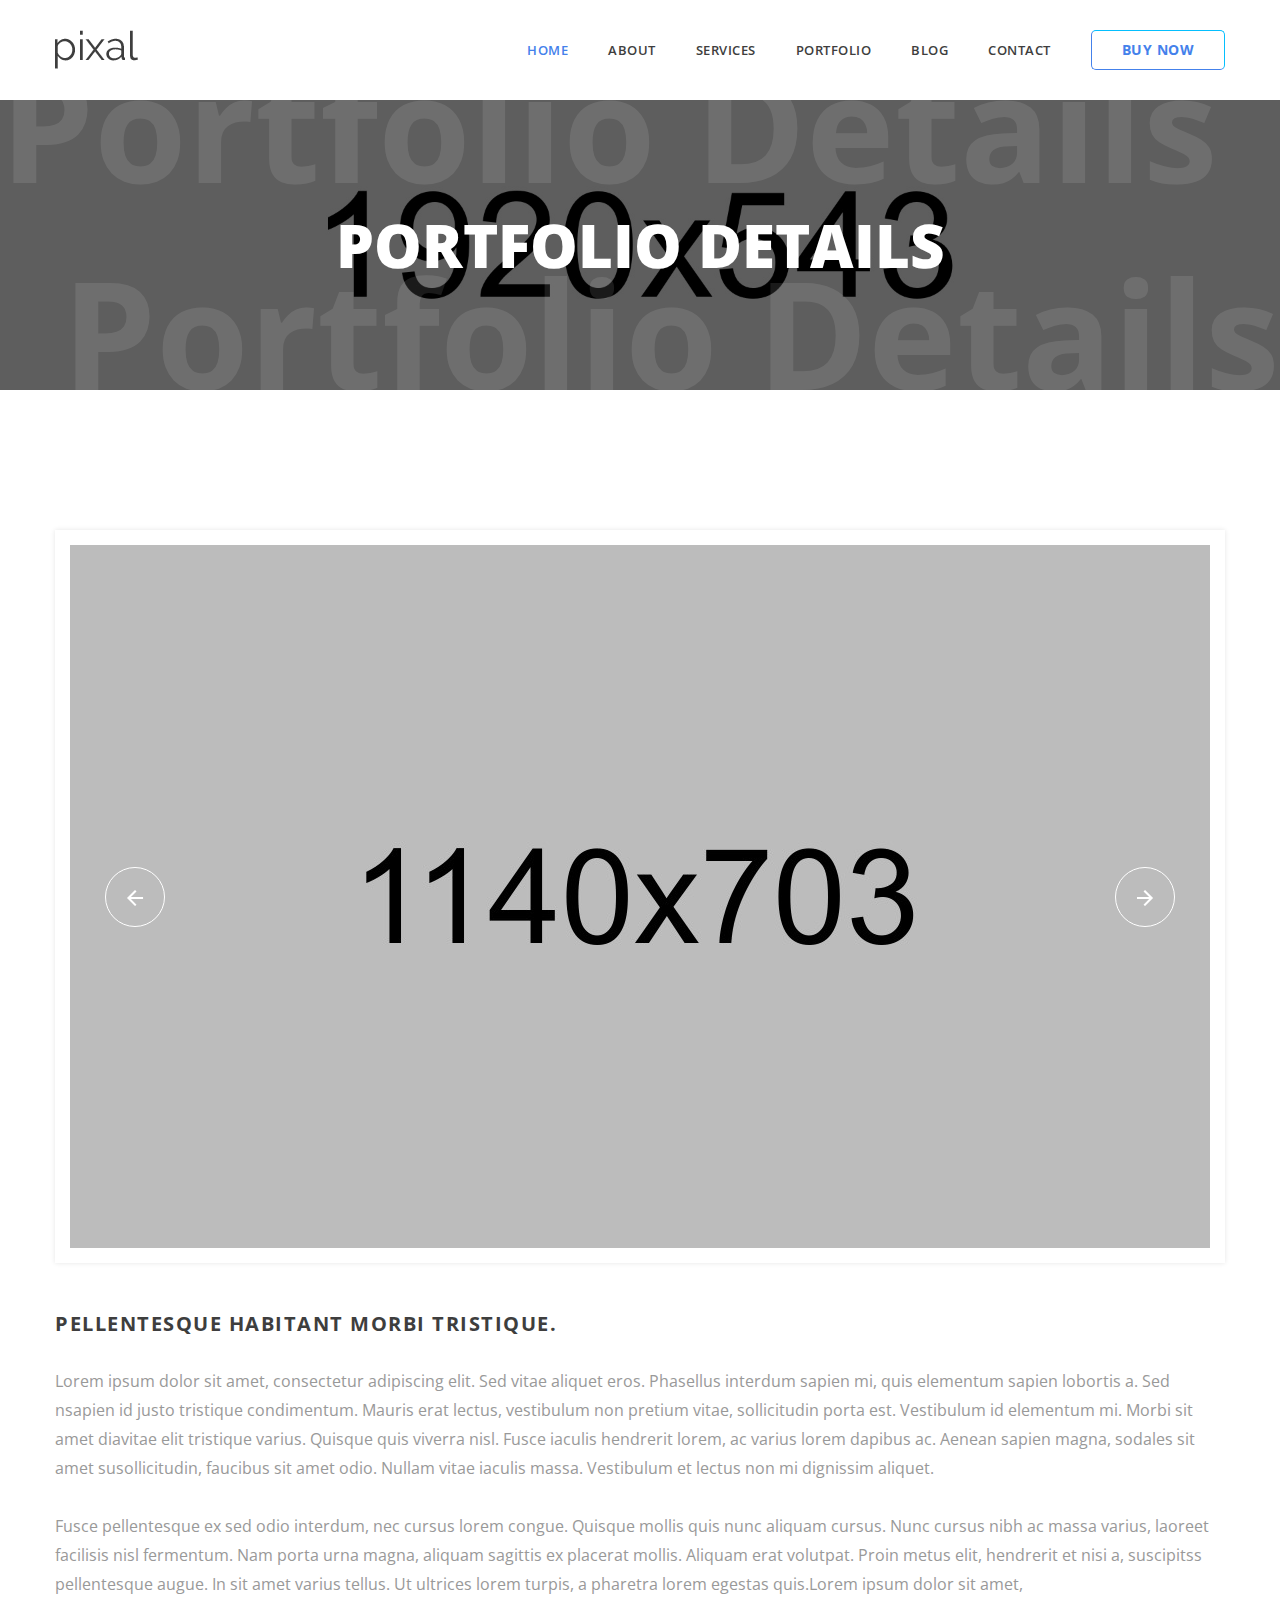
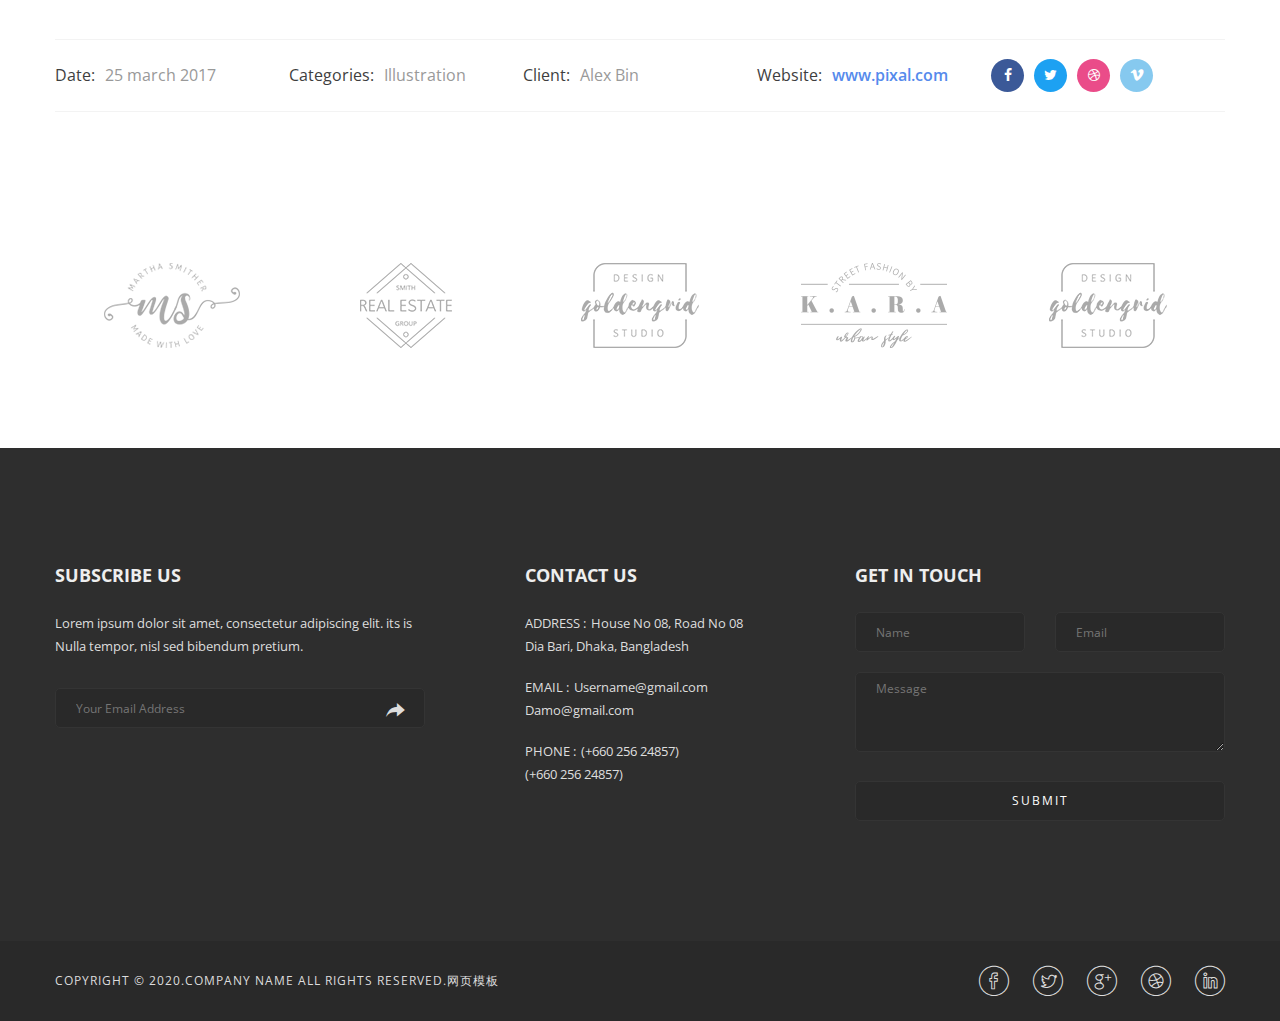
<file: corporate-portfolio-details.html>
<!doctype html>
<html class="no-js" lang="en">

<head>
    <meta charset="utf-8">
    <meta http-equiv="x-ua-compatible" content="ie=edge">
    <title></title>
    <meta name="description" content="">
    <meta name="viewport" content="width=device-width, initial-scale=1">
    <!-- Favicon -->
    <link rel="shortcut icon" type="image/x-icon" href="img/favicon.ico">
    <!-- All CSS Files -->
    <!-- Bootstrap css -->
    <link rel="stylesheet" href="css/bootstrap.min.css">
    <!-- Icon Font -->
    <link rel="stylesheet" href="css/font-awesome.min.css">
    <link rel="stylesheet" href="css/ionicons.min.css">
    <link rel="stylesheet" href="css/et-line.css">
    <!-- Plugins css file -->
    <link rel="stylesheet" href="css/plugins.css">
    <!-- Theme main style -->
    <link rel="stylesheet" href="style.css">
    <!-- Responsive css -->
    <link rel="stylesheet" href="css/responsive.css">
    <!-- Modernizr JS -->
    <script src="js/vendor/modernizr-2.8.3.min.js"></script>
</head>

<body>

<!--Creative 1 Header Section-->
<div class="header-section section">
    <div class="container">
        <div class="row">
            <div class="col-xs-12">
                <!--Logo-->
                <div class="float-left">
                    <a href="corporate-1.html" class="header-logo"><img src="img/logo/logo-dark.png" alt=""></a>
                </div>
                <!--Menu-->
                <div class="float-right">
                    <nav class="main-menu multi-page-menu text-black">
                        <ul>
                            <li class="active"><a href="corporate-1.html">Home</a>
                            </li>
                            <li><a href="corporate-about.html">About</a></li>
                            <li><a href="corporate-service.html">Services</a></li>
                            <li><a href="corporate-portfolio-3-column.html">Portfolio</a>
                                <ul class="sub-menu">
                                    <li><a href="corporate-portfolio-3-column.html">portfolio 3 column</a></li>
                                    <li><a href="corporate-portfolio-details.html">portfolio details</a></li>
                                </ul>
                            </li>
                            <li><a href="corporate-blog.html">Blog</a>
                                <ul class="sub-menu">
                                    <li><a href="corporate-blog.html">Blog</a></li>
                                    <li><a href="corporate-blog-details.html">Blog Details</a></li>
                                </ul>
                            </li>
                            <li><a href="corporate-contact.html">Contact</a></li>
                        </ul>
                    </nav>
                    <a href="#" class="btn btn-border-gradient  btn-hover-gradient">buy now</a>
                </div>
                <!--Mobile Menu-->
                <div class="mobile-menu multi-page text-black"></div>
            </div>
        </div>
    </div>
</div>

<!--Corporate Page Banner Section-->
<div class="co-page-banner-section section" data-page-title="Portfolio Details" style="background-image: url(img/page-banner-bg.jpg)">
    
    <div class="container-fluid">
        <div class="row">
            
            <div class="co-page-banner text-center col-xs-12">
                <h1>Portfolio Details</h1>
            </div>
            
        </div>
    </div>
    
</div>

<!--Corporate Portfolio Section 1-->
<div class="co-portfolio-section-1 section pt-140 pb-50">
    <div class="container">
        <div class="row">
           
            <div class="co-portfolio-details col-xs-12">
                
                <div class="co-portfolio-details-slider mb-50">
                    <div class="item"><img src="img/corporate/portfolio/details-1.jpg" alt=""></div>    
                    <div class="item"><img src="img/corporate/portfolio/details-2.jpg" alt=""></div>    
                </div>
                
                <div class="co-portfolio-details-content">
                    
                    <h4 class="title">Pellentesque habitant morbi tristique.</h4>
                    <p>Lorem ipsum dolor sit amet, consectetur adipiscing elit. Sed vitae aliquet eros. Phasellus interdum sapien mi, quis elementum sapien lobortis a. Sed nsapien id justo tristique condimentum. Mauris erat lectus, vestibulum non pretium vitae, sollicitudin porta est. Vestibulum id elementum mi. Morbi sit amet diavitae elit tristique varius. Quisque quis viverra nisl. Fusce iaculis hendrerit lorem, ac varius lorem dapibus ac. Aenean sapien magna, sodales sit amet susollicitudin, faucibus sit amet odio. Nullam vitae iaculis massa. Vestibulum et lectus non mi dignissim aliquet.</p>
                    <p>Fusce pellentesque ex sed odio interdum, nec cursus lorem congue. Quisque mollis quis nunc aliquam cursus. Nunc cursus nibh ac massa varius, laoreet facilisis nisl fermentum. Nam porta urna magna, aliquam sagittis ex placerat mollis. Aliquam erat volutpat. Proin metus elit, hendrerit et nisi a, suscipitss pellentesque augue. In sit amet varius tellus. Ut ultrices lorem turpis, a pharetra lorem egestas quis.Lorem ipsum dolor sit amet, </p>
                    
                </div>
                
                <ul class="co-portfolio-details-meta">
                    <li><span>Date:</span>25 march 2017</li>
                    <li><span>Categories:</span>Illustration</li>
                    <li><span>Client:</span>Alex Bin</li>
                    <li><span>Website:</span><a href="#">www.pixal.com</a></li>
                    <li>
                        <span class="social fix">
                            <a href="#" class="facebook"><i class="fa fa-facebook"></i></a>
                            <a href="#" class="twitter"><i class="fa fa-twitter"></i></a>
                            <a href="#" class="dribbble"><i class="fa fa-dribbble"></i></a>
                            <a href="#" class="vimeo"><i class="fa fa-vimeo"></i></a>
                        </span>
                    </li>
                </ul>
                
            </div>

        </div>
        
    </div>
</div>


<!--Corporate 1 Client Section-->
<div class="mp-client-section section pt-100 pb-100">
    <div class="container">
        <div class="row">
            
            <div class="col-xs-12">
                <!--Client Slider-->
                <div class="mp-client-slider text-center">
                    <div class="single-client"><img src="img/minimal/client/1.png" alt=""></div>
                    <div class="single-client"><img src="img/minimal/client/2.png" alt=""></div>
                    <div class="single-client"><img src="img/minimal/client/3.png" alt=""></div>
                    <div class="single-client"><img src="img/minimal/client/4.png" alt=""></div>
                    <div class="single-client"><img src="img/minimal/client/3.png" alt=""></div>
                    <div class="single-client"><img src="img/minimal/client/2.png" alt=""></div>
                </div>
            </div>
            
        </div>
    </div>
</div>

<!--Corporate 1 Footer Section-->
<div class="co-footer-section-3 section bg-dark-light pt-120 pb-80">
    
    <div class="container">
        <div class="row">

            <div class="col-md-4 col-sm-6 col-xs-12 mb-40">
                <div class="co-footer-widget-3">
                    <h4 class="title">Subscribe us</h4>
                    <p>Lorem ipsum dolor sit amet, consectetur adipiscing elit. its is Nulla tempor, nisl sed bibendum pretium.</p>
                    <div id="mc_embed_signup" class="co-footer-newsletter-3">
                        <form action="http://devitems.us11.list-manage.com/subscribe/post?u=6bbb9b6f5827bd842d9640c82&amp;id=05d85f18ef" method="post" id="mc-embedded-subscribe-form" name="mc-embedded-subscribe-form" class="validate" target="_blank" novalidate="">
                            <div id="mc_embed_signup_scroll" class="mc-form">
                                <div class="mc-field-group">
                                    <input name="EMAIL" class="required email" id="mce-EMAIL" placeholder="Your Email Address" type="email">
                                </div>
                                <div id="mce-responses" class="clear">
                                    <div class="response" id="mce-error-response" style="display:none"></div>
                                    <div class="response" id="mce-success-response" style="display:none"></div>
                                </div>    <!-- real people should not fill this in and expect good things - do not remove this or risk form bot signups-->
                                <div style="position: absolute; left: -5000px;" aria-hidden="true"><input name="b_6bbb9b6f5827bd842d9640c82_05d85f18ef" tabindex="-1" value="" type="text"></div>
                                <div class="clear"><button type="submit" name="subscribe" id="mc-embedded-subscribe" class="submit"><i class="ion-forward"></i></button></div>
                            </div>
                        </form>
                    </div>
                </div>
            </div>

            <div class="col-md-4 col-sm-6 col-xs-12 mb-40">
                <div class="co-footer-widget-3 widget-contact">
                    <h4 class="title">Contact Us</h4>
                    <ul>
                        <li><span>Address :</span> House No 08, Road No 08 Dia Bari, Dhaka, Bangladesh</li>
                        <li><span>Email :</span> <a href="#">Username@gmail.com</a> <a href="#">Damo@gmail.com</a></li>
                        <li><span>Phone :</span> <a href="#">(+660 256 24857)</a> <a href="#">(+660 256 24857)</a></li>
                    </ul>
                </div>
            </div>

            <div class="col-md-4 col-sm-6 col-xs-12 mb-40">
                <div class="co-footer-widget-3">
                    <h4 class="title">Get In touch</h4>
                    <form id="contact-form" action="php/mail.php" method="post" class="co-footer-contact-form-3">
                        <div class="row">
                            <div class="col-lg-6 col-xs-12"><input type="text" name="name" placeholder="Name"></div>
                            <div class="col-lg-6 col-xs-12"><input type="email" name="email" placeholder="Email"></div>
                            <div class="col-xs-12"><textarea name="message" placeholder="Message"></textarea></div>
                            <div class="col-xs-12"><input type="submit" value="submit"></div>
                        </div>
                    </form>
                    <p class="form-messege"></p>
                </div>
            </div>

        </div>
    </div>
    
</div>
    
<div class="co-footer-bottom-3 section bg-dark">
    <div class="container">
        <div class="row">

            <div class="co-copyright-3 col-md-6 col-xs-12">
                <p>Copyright &copy; 2020.Company name All rights reserved.<a target="_blank" href="http://sc.chinaz.com/moban/">&#x7F51;&#x9875;&#x6A21;&#x677F;</a></p>
            </div>

            <div class="co-footer-social-3 text-right col-md-6 col-xs-12">
                <a href="#"><i class="icon-facebook"></i></a>
                <a href="#"><i class="icon-twitter"></i></a>
                <a href="#"><i class="icon-googleplus"></i></a>
                <a href="#"><i class="icon-dribbble"></i></a>
                <a href="#"><i class="icon-linkedin"></i></a>
            </div>

        </div>
    </div>
</div>




<!-- Placed JS at the end of the document so the pages load faster -->

<!-- jQuery latest version -->
<script src="js/vendor/jquery-3.1.1.min.js"></script>
<!-- Bootstrap js -->
<script src="js/bootstrap.min.js"></script>
<!-- Plugins js -->
<script src="js/plugins.js"></script>
<!-- Ajax Mail js -->
<script src="js/ajax-mail.js"></script>
<!-- Main js -->
<script src="js/main.js"></script>

</body>

</html>
</file>
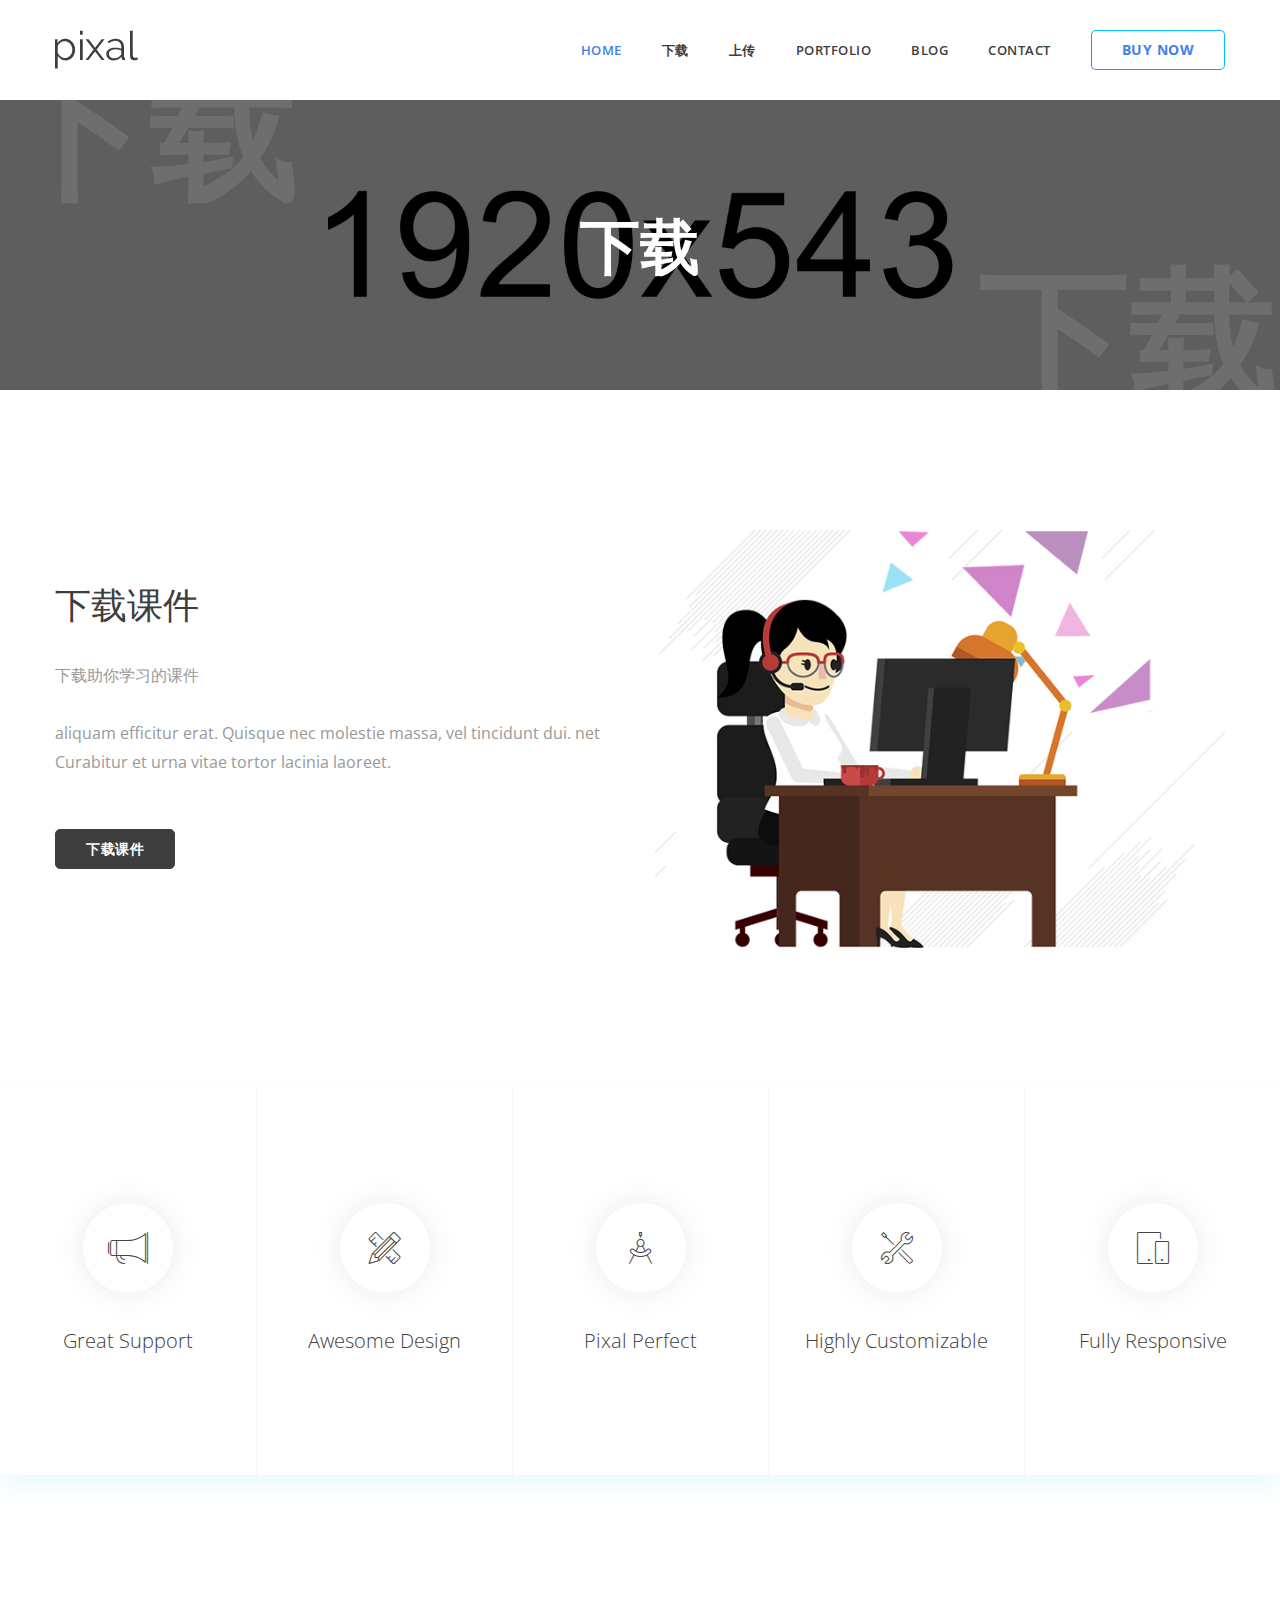
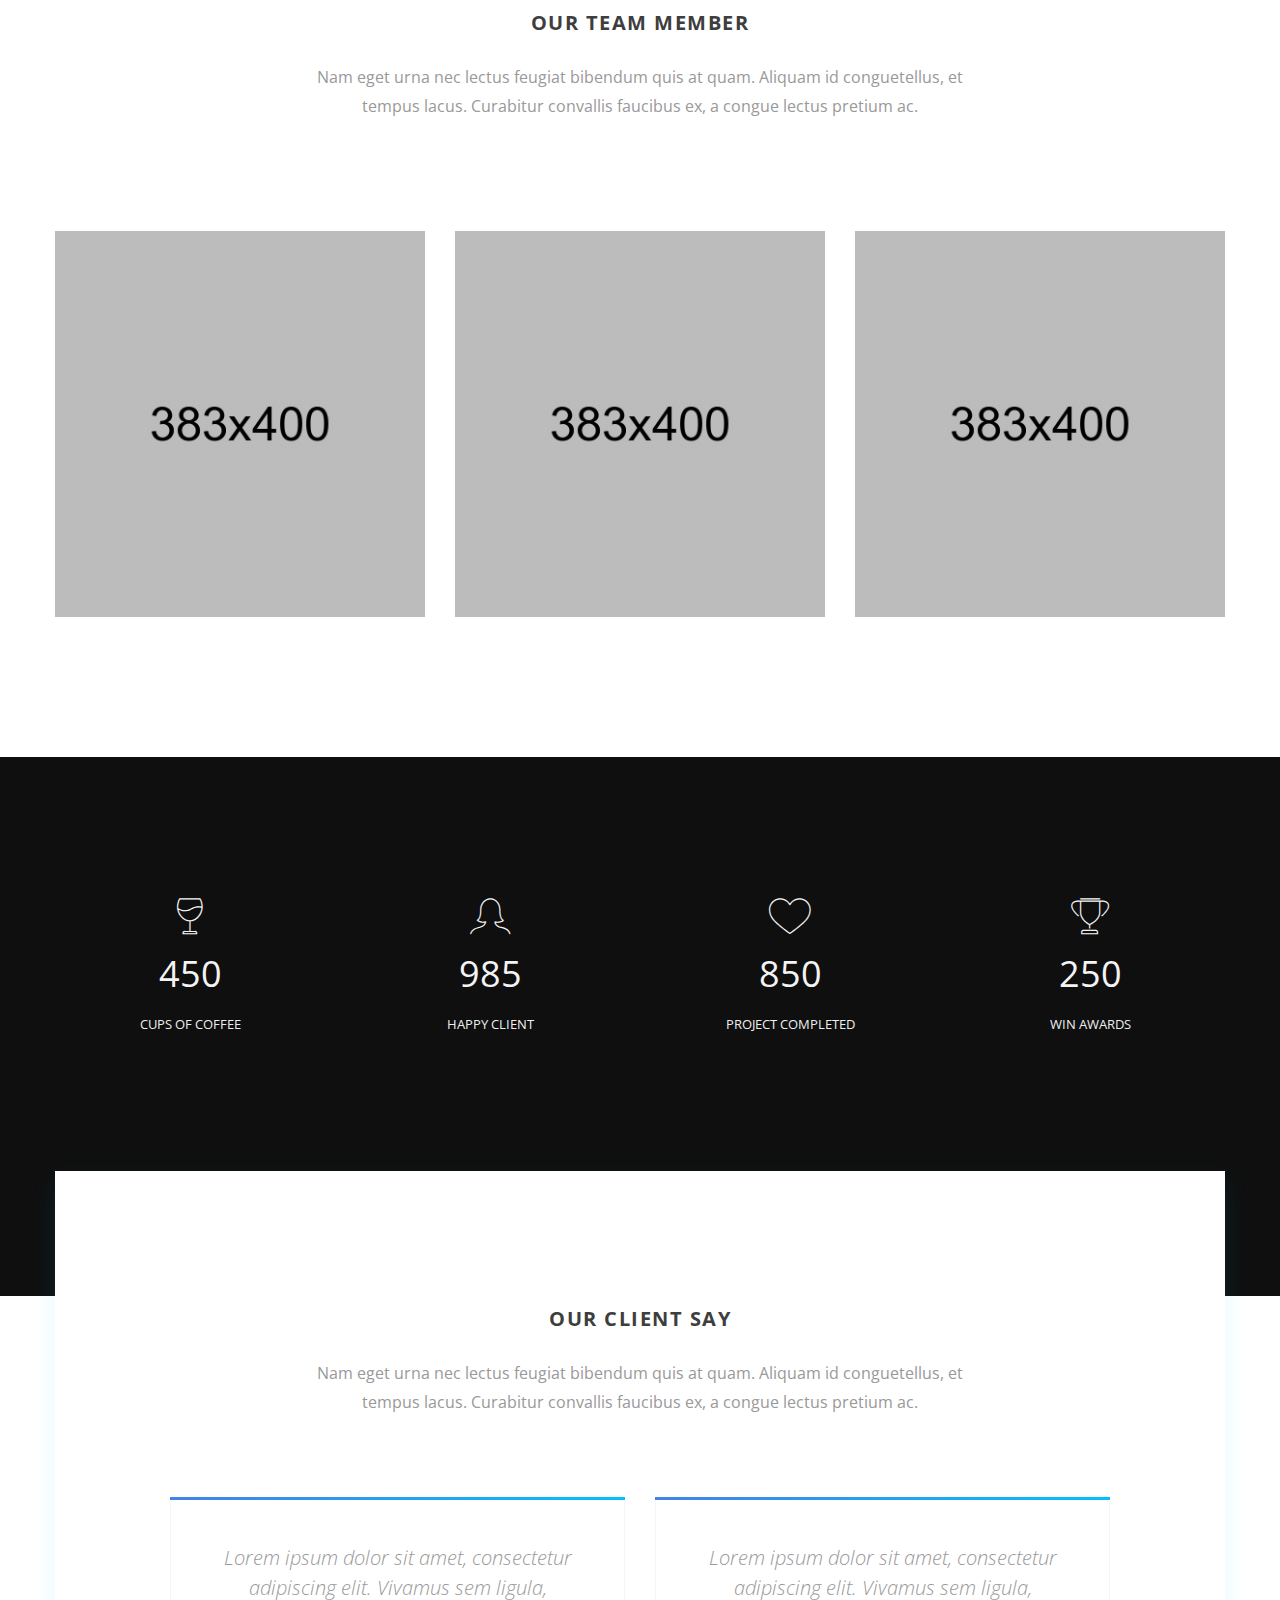
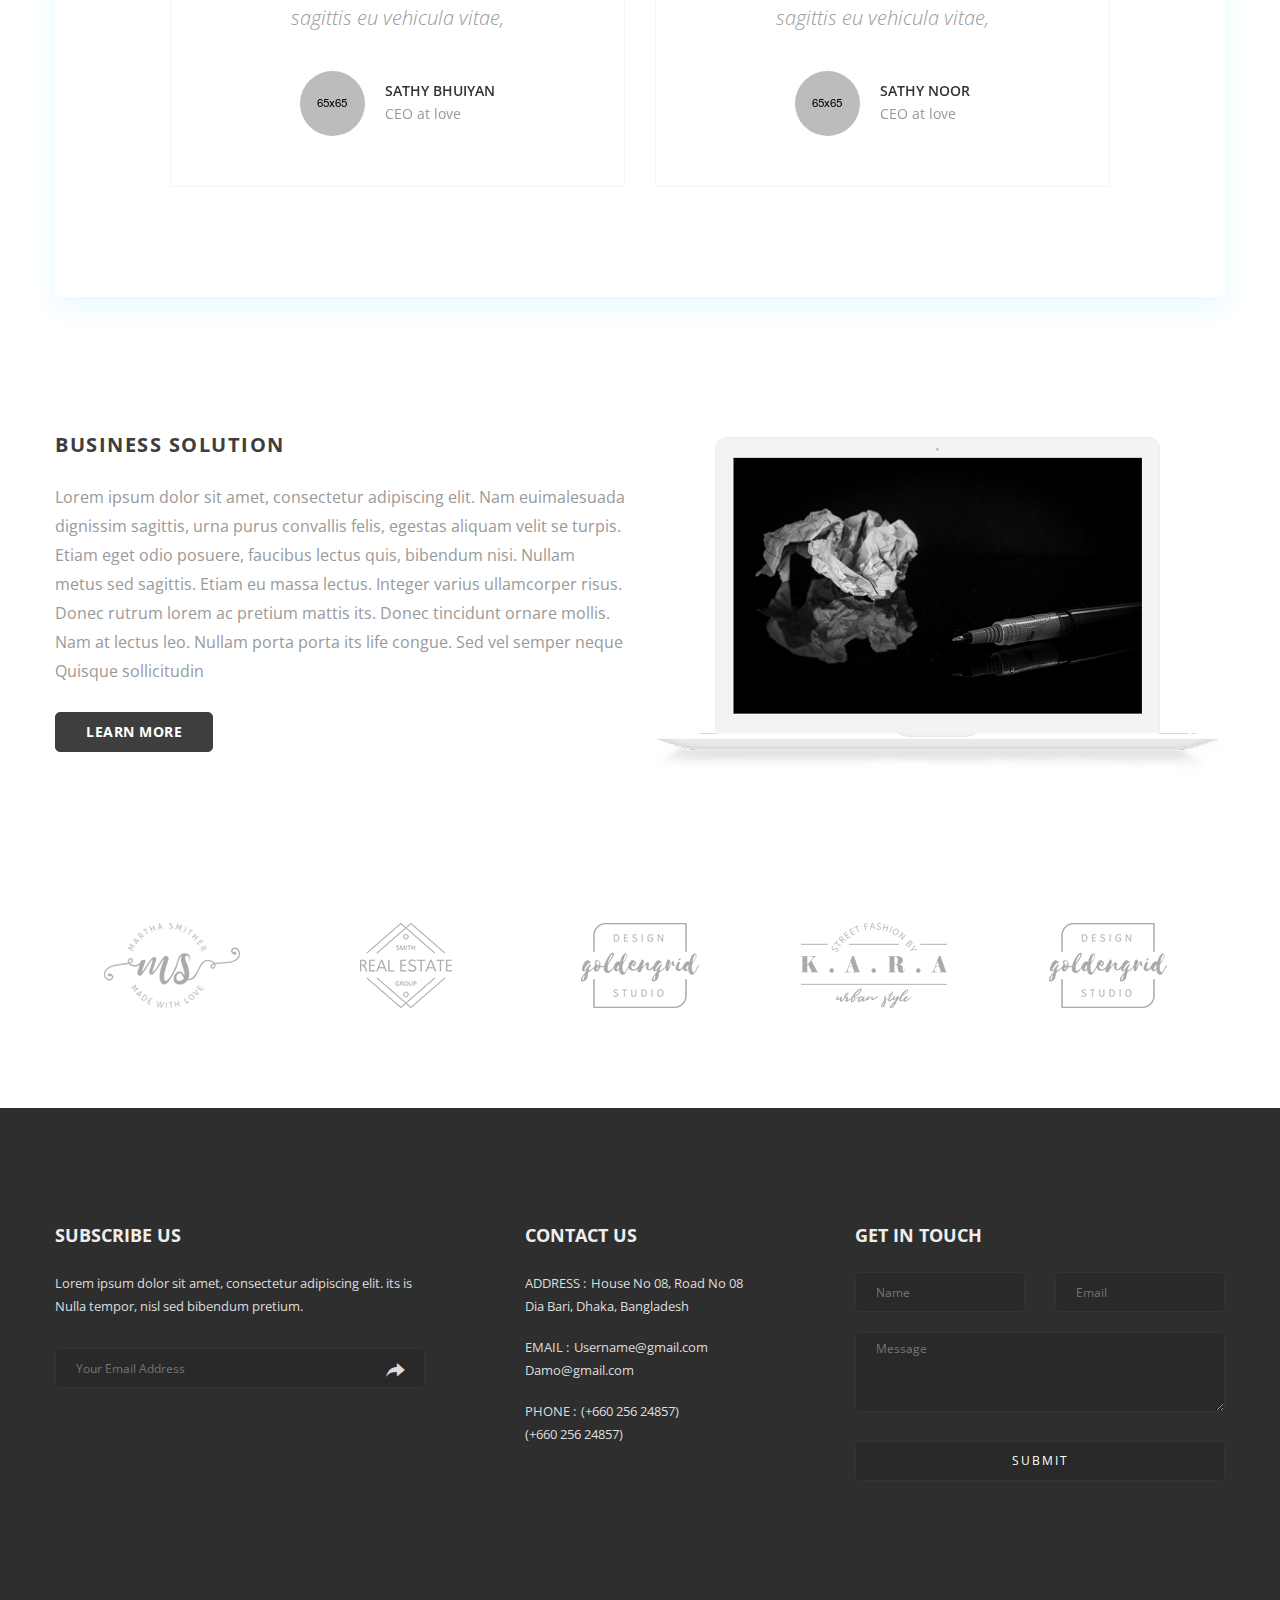
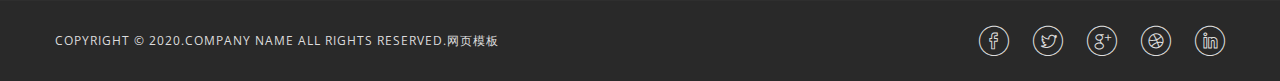
<file: download.html>
<!doctype html>
<html class="no-js" lang="en">

<head>
    <meta charset="utf-8">
    <meta http-equiv="x-ua-compatible" content="ie=edge">
    <title></title>
    <meta name="description" content="">
    <meta name="viewport" content="width=device-width, initial-scale=1">
    <!-- Favicon -->
    <link rel="shortcut icon" type="image/x-icon" href="img/favicon.ico">
    <!-- All CSS Files -->
    <!-- Bootstrap css -->
    <link rel="stylesheet" href="css/bootstrap.min.css">
    <!-- Icon Font -->
    <link rel="stylesheet" href="css/font-awesome.min.css">
    <link rel="stylesheet" href="css/ionicons.min.css">
    <link rel="stylesheet" href="css/et-line.css">
    <!-- Plugins css file -->
    <link rel="stylesheet" href="css/plugins.css">
    <!-- Theme main style -->
    <link rel="stylesheet" href="style.css">
    <!-- Responsive css -->
    <link rel="stylesheet" href="css/responsive.css">
    <!-- Modernizr JS -->
    <script src="js/vendor/modernizr-2.8.3.min.js"></script>
</head>

<body>

<!--Creative 1 Header Section-->
<div class="header-section section">
    <div class="container">
        <div class="row">
            <div class="col-xs-12">
                <!--Logo-->
                <div class="float-left">
                    <a href="corporate-1.html" class="header-logo"><img src="img/logo/logo-dark.png" alt=""></a>
                </div>
                <!--Menu-->
                <div class="float-right">
                    <nav class="main-menu multi-page-menu text-black">
                        <ul>
                            <li class="active"><a href="corporate-1.html">Home</a>
                            </li>
                            <li><a href="download.html">下载</a></li>
                            <li><a href="upload.html">上传</a></li>
                            <li><a href="corporate-portfolio-3-column.html">Portfolio</a>
                                <ul class="sub-menu">
                                    <li><a href="corporate-portfolio-3-column.html">portfolio 3 column</a></li>
                                    <li><a href="corporate-portfolio-details.html">portfolio details</a></li>
                                </ul>
                            </li>
                            <li><a href="corporate-blog.html">Blog</a>
                                <ul class="sub-menu">
                                    <li><a href="corporate-blog.html">Blog</a></li>
                                    <li><a href="corporate-blog-details.html">Blog Details</a></li>
                                </ul>
                            </li>
                            <li><a href="corporate-contact.html">Contact</a></li>
                        </ul>
                    </nav>
                    <a href="#" class="btn btn-border-gradient  btn-hover-gradient">buy now</a>
                </div>
                <!--Mobile Menu-->
                <div class="mobile-menu multi-page text-black"></div>
            </div>
        </div>
    </div>
</div>

<!--Corporate Page Banner Section-->
<div class="co-page-banner-section section" data-page-title="下载" style="background-image: url(img/page-banner-bg.jpg)">
    
    <div class="container-fluid">
        <div class="row">
            
            <div class="co-page-banner text-center col-xs-12">
                <h1>下载</h1>
            </div>
            
        </div>
    </div>
    
</div>

<!--Corporate 1 About Section-->
<div class="co-about-section-1 section pt-140 pb-100">
    <div class="container">
        
        <div class="row">
            <!--About Image-->
            <div class="col-md-6 col-xs-12 float-right mb-40">
                
                <div class="co-about-image-1">
                    <img src="img/corporate/about/1.jpg" alt="">
                </div>
                
            </div>
            <!--About Content-->
            <div class="col-md-6 col-xs-12 mb-40">
                
                <div class="co-about-content-1">
                    <h1>下载课件</h1>
                    <p>下载助你学习的课件</p>
                    <p>aliquam efficitur erat. Quisque nec molestie massa, vel tincidunt dui. net Curabitur et urna vitae tortor lacinia laoreet.</p>
                    <a href="https://bashumiddleschool.github.io/2021Did/releases" class="btn btn-hover-gradient">下载课件</a>
                </div>
                
            </div>
        </div>
        
    </div>
</div>

<!--Creative 3 Service Section-->
<div class="co-service-section-3 section">
    <div class="container-fluid">
        <div class="row">
            
            <!--Single Service-->
            <div class="co-single-service-3">
                <span class="icon"><i class="icon-megaphone"></i></span>
                <div class="content fix">
                    <h3>Great Support</h3>
                    <p>Nam eget urna nec lectus f bibendum quis at quam. Aliquam idiss congue tellus, et tempus lacus.</p>
                </div>
            </div>
            
            <!--Single Service-->
            <div class="co-single-service-3">
                <span class="icon"><i class="icon-tools"></i></span>
                <div class="content fix">
                    <h3>Awesome Design</h3>
                    <p>Nam eget urna nec lectus f bibendum quis at quam. Aliquam idiss congue tellus, et tempus lacus.</p>
                </div>
            </div>
            
            <!--Single Service-->
            <div class="co-single-service-3">
                <span class="icon"><i class="icon-circle-compass"></i></span>
                <div class="content fix">
                    <h3>Pixal Perfect</h3>
                    <p>Nam eget urna nec lectus f bibendum quis at quam. Aliquam idiss congue tellus, et tempus lacus.</p>
                </div>
            </div>
            
            <!--Single Service-->
            <div class="co-single-service-3">
                <span class="icon"><i class="icon-tools-2"></i></span>
                <div class="content fix">
                    <h3>Highly Customizable</h3>
                    <p>Nam eget urna nec lectus f bibendum quis at quam. Aliquam idiss congue tellus, et tempus lacus.</p>
                </div>
            </div>
            
            <!--Single Service-->
            <div class="co-single-service-3">
                <span class="icon"><i class="icon-mobile"></i></span>
                <div class="content fix">
                    <h3>Fully Responsive</h3>
                    <p>Nam eget urna nec lectus f bibendum quis at quam. Aliquam idiss congue tellus, et tempus lacus.</p>
                </div>
            </div>
                
        </div>
    </div>
</div>

<!--Corporate Team Section 2-->
<div class="co-team-section-2 section pt-140 pb-110">
    <div class="container">
        
        <!--Section Title-->
        <div class="row">
            <div class="col-xs-12">
                <div class="co-section-title-3 text-center mb-110">
                    <h4>Our Team Member</h4>
                    <p>Nam eget urna nec lectus feugiat bibendum quis at quam. Aliquam id conguetellus, et tempus lacus. Curabitur convallis faucibus ex, a congue lectus pretium ac.</p>
                </div>
            </div>
        </div>
        
        <div class="row">    
            <!--Single Team-->
            <div class="col-md-4 col-sm-6 col-xs-12 mb-30">
                <div class="co-single-team-2 text-center">
                    <img src="img/corporate/team/4.jpg" alt="">
                    <div class="content">
                        <h4>Harriso Williams</h4>
                        <span>Lover Of UI/UX</span>
                        <div class="social">
                            <a href="#"><i class="fa fa-facebook"></i></a>
                            <a href="#"><i class="fa fa-twitter"></i></a>
                            <a href="#"><i class="fa fa-google-plus"></i></a>
                            <a href="#"><i class="fa fa-pinterest"></i></a>
                        </div>
                    </div>
                </div>
            </div>
            
            <!--Single Team-->
            <div class="col-md-4 col-sm-6 col-xs-12 mb-30">
                <div class="co-single-team-2 text-center">
                    <img src="img/corporate/team/5.jpg" alt="">
                    <div class="content">
                        <h4>Sathy Bhuiyan</h4>
                        <span>Lover Of UI/UX</span>
                        <div class="social">
                            <a href="#"><i class="fa fa-facebook"></i></a>
                            <a href="#"><i class="fa fa-twitter"></i></a>
                            <a href="#"><i class="fa fa-google-plus"></i></a>
                            <a href="#"><i class="fa fa-pinterest"></i></a>
                        </div>
                    </div>
                </div>
            </div>
            
            <!--Single Team-->
            <div class="col-md-4 col-sm-6 col-xs-12 mb-30">
                <div class="co-single-team-2 text-center">
                    <img src="img/corporate/team/6.jpg" alt="">
                    <div class="content">
                        <h4>Harriso Williams</h4>
                        <span>Lover Of UI/UX</span>
                        <div class="social">
                            <a href="#"><i class="fa fa-facebook"></i></a>
                            <a href="#"><i class="fa fa-twitter"></i></a>
                            <a href="#"><i class="fa fa-google-plus"></i></a>
                            <a href="#"><i class="fa fa-pinterest"></i></a>
                        </div>
                    </div>
                </div>
            </div>
        </div>
    </div>
</div>

<!--Corporate 3 FunFact Section-->
<div class="co3-funfact-section section pt-140 pb-100">
    <div class="container">
        
        <div class="row">
            
            <div class="co-single-fact-1 col-sm-3 col-xs-6 text-center mb-40">
                <i class="icon-wine"></i>
                <h1 class="counter">450</h1>
                <p>cups of coffee</p>
            </div>
            
            <div class="co-single-fact-1 col-sm-3 col-xs-6 text-center mb-40">
                <i class="icon-profile-female"></i>
                <h1 class="counter">985</h1>
                <p>Happy Client</p>
            </div>
            
            <div class="co-single-fact-1 col-sm-3 col-xs-6 text-center mb-40">
                <i class="icon-heart"></i>
                <h1 class="counter">850</h1>
                <p>Project completed</p>
            </div>
            
            <div class="co-single-fact-1 col-sm-3 col-xs-6 text-center mb-40">
                <i class="icon-trophy"></i>
                <h1 class="counter">250</h1>
                <p>Win Awards</p>
            </div>
            
        </div>
        
    </div>
</div>

<!--Corporate 3 Testimonial Section-->
<div class="co-testimonial-section-2 section pb-140">
    <div class="container">
        
        <div class="row">
            
            <div class="col-xs-12">
                
                <div class="co-testimonial-wrapper-2 pt-140 pb-110">
                    
                    <div class="row">
                       
                        <!--Section Title-->
                        <div class="co-section-title-3 col-xs-12 text-center mb-80">
                            <h4>Our Client Say</h4>
                            <p>Nam eget urna nec lectus feugiat bibendum quis at quam. Aliquam id conguetellus, et tempus lacus. Curabitur convallis faucibus ex, a congue lectus pretium ac.</p>
                        </div>
                        
                        <div class="co3-testimonial-slider col-md-10 col-md-offset-1 col-xs-12">
                            
                            <div class="col-sm-6 col-xs-12">
                                <div class="co-single-testimonial-2 text-center">
                                    <p>Lorem ipsum dolor sit amet, consectetur adipiscing elit. Vivamus sem ligula, sagittis eu vehicula vitae,</p>
                                    <div class="co-testimonial-author-info-2">
                                        <img src="img/corporate/testimonial/1.jpg" alt="">
                                        <h5>Sathy Bhuiyan</h5>
                                        <span>CEO at love</span>
                                    </div>
                                </div>
                            </div>
                            
                            <div class="col-sm-6 col-xs-12">
                                <div class="co-single-testimonial-2 text-center">
                                    <p>Lorem ipsum dolor sit amet, consectetur adipiscing elit. Vivamus sem ligula, sagittis eu vehicula vitae,</p>
                                    <div class="co-testimonial-author-info-2">
                                        <img src="img/corporate/testimonial/2.jpg" alt="">
                                        <h5>Sathy Noor</h5>
                                        <span>CEO at love</span>
                                    </div>
                                </div>
                            </div>
                            
                            <div class="col-sm-6 col-xs-12">
                                <div class="co-single-testimonial-2 text-center">
                                    <p>Lorem ipsum dolor sit amet, consectetur adipiscing elit. Vivamus sem ligula, sagittis eu vehicula vitae,</p>
                                    <div class="co-testimonial-author-info-2">
                                        <img src="img/corporate/testimonial/2.jpg" alt="">
                                        <h5>Sathy Noor</h5>
                                        <span>CEO at love</span>
                                    </div>
                                </div>
                            </div>
                            
                        </div>
                        
                        
                    </div>
                    
                </div>
                
            </div>
            
        </div>
        
    </div>
</div>

<!--Corporate About Section 4-->
<div class="co-about-section-4 section pb-20">
    <div class="container">
        
        <div class="row">
            
            <div class="co-about-image-4 col-md-6 col-xs-12 float-right mb-30">
                <img src="img/corporate/about/mission.png" alt="">
            </div>
            
            <div class="co-about-content-4 col-md-6 col-xs-12 mb-30">
                <h4>Business solution</h4>
                <p>Lorem ipsum dolor sit amet, consectetur adipiscing elit. Nam euimalesuada dignissim sagittis, urna purus convallis felis, egestas aliquam velit se turpis. Etiam eget odio posuere, faucibus lectus quis, bibendum nisi. Nullam  metus sed sagittis. Etiam eu massa lectus. Integer varius ullamcorper risus. Donec rutrum lorem ac pretium mattis its. Donec tincidunt ornare mollis. Nam at lectus leo. Nullam porta porta its life congue. Sed vel semper neque Quisque sollicitudin </p>
                <a href="corporate-about.html" class="btn btn-hover-gradient">learn more</a>
            </div>
            
        </div>
        
    </div>
</div>

<!--Corporate 1 Client Section-->
<div class="mp-client-section section pt-100 pb-100">
    <div class="container">
        <div class="row">
            
            <div class="col-xs-12">
                <!--Client Slider-->
                <div class="mp-client-slider text-center">
                    <div class="single-client"><img src="img/minimal/client/1.png" alt=""></div>
                    <div class="single-client"><img src="img/minimal/client/2.png" alt=""></div>
                    <div class="single-client"><img src="img/minimal/client/3.png" alt=""></div>
                    <div class="single-client"><img src="img/minimal/client/4.png" alt=""></div>
                    <div class="single-client"><img src="img/minimal/client/3.png" alt=""></div>
                    <div class="single-client"><img src="img/minimal/client/2.png" alt=""></div>
                </div>
            </div>
            
        </div>
    </div>
</div>

<!--Corporate 1 Footer Section-->
<div class="co-footer-section-3 section bg-dark-light pt-120 pb-80">
    
    <div class="container">
        <div class="row">

            <div class="col-md-4 col-sm-6 col-xs-12 mb-40">
                <div class="co-footer-widget-3">
                    <h4 class="title">Subscribe us</h4>
                    <p>Lorem ipsum dolor sit amet, consectetur adipiscing elit. its is Nulla tempor, nisl sed bibendum pretium.</p>
                    <div id="mc_embed_signup" class="co-footer-newsletter-3">
                        <form action="http://devitems.us11.list-manage.com/subscribe/post?u=6bbb9b6f5827bd842d9640c82&amp;id=05d85f18ef" method="post" id="mc-embedded-subscribe-form" name="mc-embedded-subscribe-form" class="validate" target="_blank" novalidate="">
                            <div id="mc_embed_signup_scroll" class="mc-form">
                                <div class="mc-field-group">
                                    <input name="EMAIL" class="required email" id="mce-EMAIL" placeholder="Your Email Address" type="email">
                                </div>
                                <div id="mce-responses" class="clear">
                                    <div class="response" id="mce-error-response" style="display:none"></div>
                                    <div class="response" id="mce-success-response" style="display:none"></div>
                                </div>    <!-- real people should not fill this in and expect good things - do not remove this or risk form bot signups-->
                                <div style="position: absolute; left: -5000px;" aria-hidden="true"><input name="b_6bbb9b6f5827bd842d9640c82_05d85f18ef" tabindex="-1" value="" type="text"></div>
                                <div class="clear"><button type="submit" name="subscribe" id="mc-embedded-subscribe" class="submit"><i class="ion-forward"></i></button></div>
                            </div>
                        </form>
                    </div>
                </div>
            </div>

            <div class="col-md-4 col-sm-6 col-xs-12 mb-40">
                <div class="co-footer-widget-3 widget-contact">
                    <h4 class="title">Contact Us</h4>
                    <ul>
                        <li><span>Address :</span> House No 08, Road No 08 Dia Bari, Dhaka, Bangladesh</li>
                        <li><span>Email :</span> <a href="#">Username@gmail.com</a> <a href="#">Damo@gmail.com</a></li>
                        <li><span>Phone :</span> <a href="#">(+660 256 24857)</a> <a href="#">(+660 256 24857)</a></li>
                    </ul>
                </div>
            </div>

            <div class="col-md-4 col-sm-6 col-xs-12 mb-40">
                <div class="co-footer-widget-3">
                    <h4 class="title">Get In touch</h4>
                    <form id="contact-form" action="php/mail.php" method="post" class="co-footer-contact-form-3">
                        <div class="row">
                            <div class="col-lg-6 col-xs-12"><input type="text" name="name" placeholder="Name"></div>
                            <div class="col-lg-6 col-xs-12"><input type="email" name="email" placeholder="Email"></div>
                            <div class="col-xs-12"><textarea name="message" placeholder="Message"></textarea></div>
                            <div class="col-xs-12"><input type="submit" value="submit"></div>
                        </div>
                    </form>
                    <p class="form-messege"></p>
                </div>
            </div>

        </div>
    </div>
    
</div>
    
<div class="co-footer-bottom-3 section bg-dark">
    <div class="container">
        <div class="row">

            <div class="co-copyright-3 col-md-6 col-xs-12">
                <p>Copyright &copy; 2020.Company name All rights reserved.<a target="_blank" href="http://sc.chinaz.com/moban/">&#x7F51;&#x9875;&#x6A21;&#x677F;</a></p>
            </div>

            <div class="co-footer-social-3 text-right col-md-6 col-xs-12">
                <a href="#"><i class="icon-facebook"></i></a>
                <a href="#"><i class="icon-twitter"></i></a>
                <a href="#"><i class="icon-googleplus"></i></a>
                <a href="#"><i class="icon-dribbble"></i></a>
                <a href="#"><i class="icon-linkedin"></i></a>
            </div>

        </div>
    </div>
</div>




<!-- Placed JS at the end of the document so the pages load faster -->

<!-- jQuery latest version -->
<script src="js/vendor/jquery-3.1.1.min.js"></script>
<!-- Bootstrap js -->
<script src="js/bootstrap.min.js"></script>
<!-- Plugins js -->
<script src="js/plugins.js"></script>
<!-- Ajax Mail js -->
<script src="js/ajax-mail.js"></script>
<!-- Main js -->
<script src="js/main.js"></script>

</body>

</html>
</file>
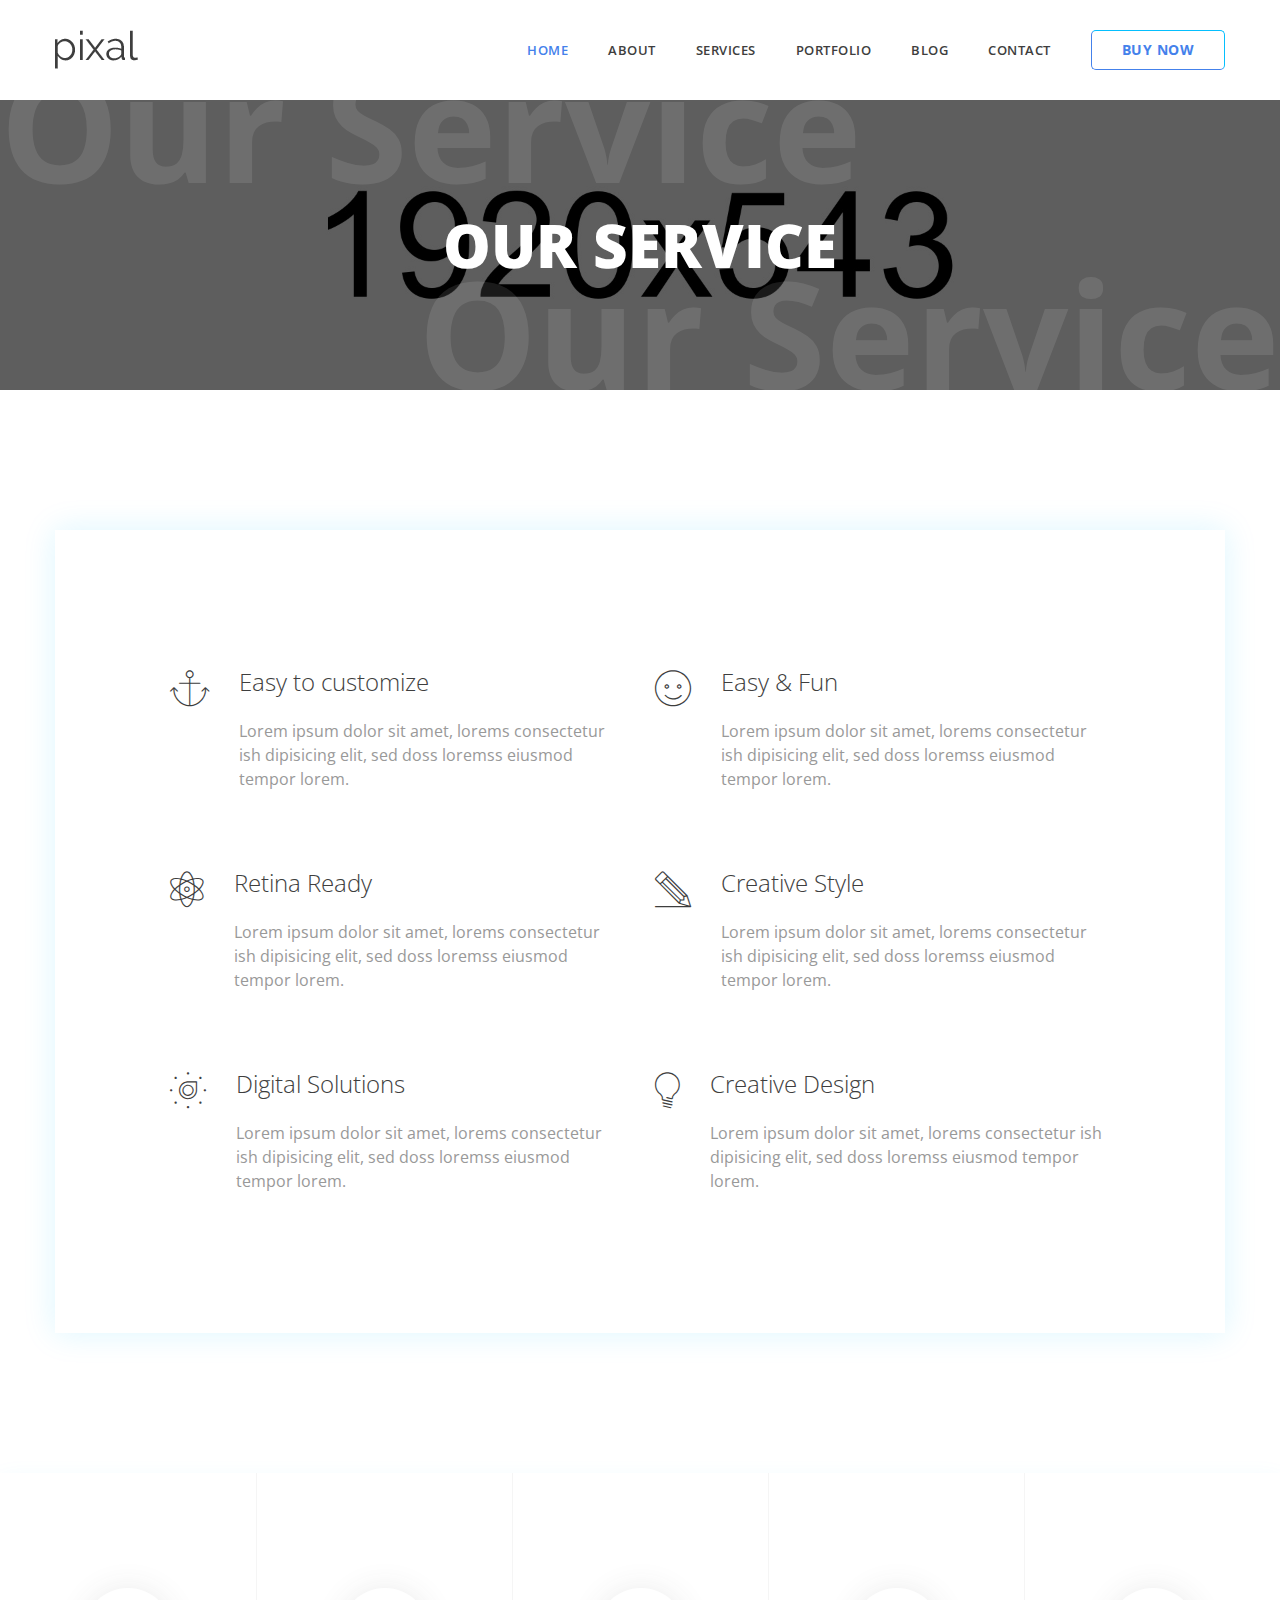
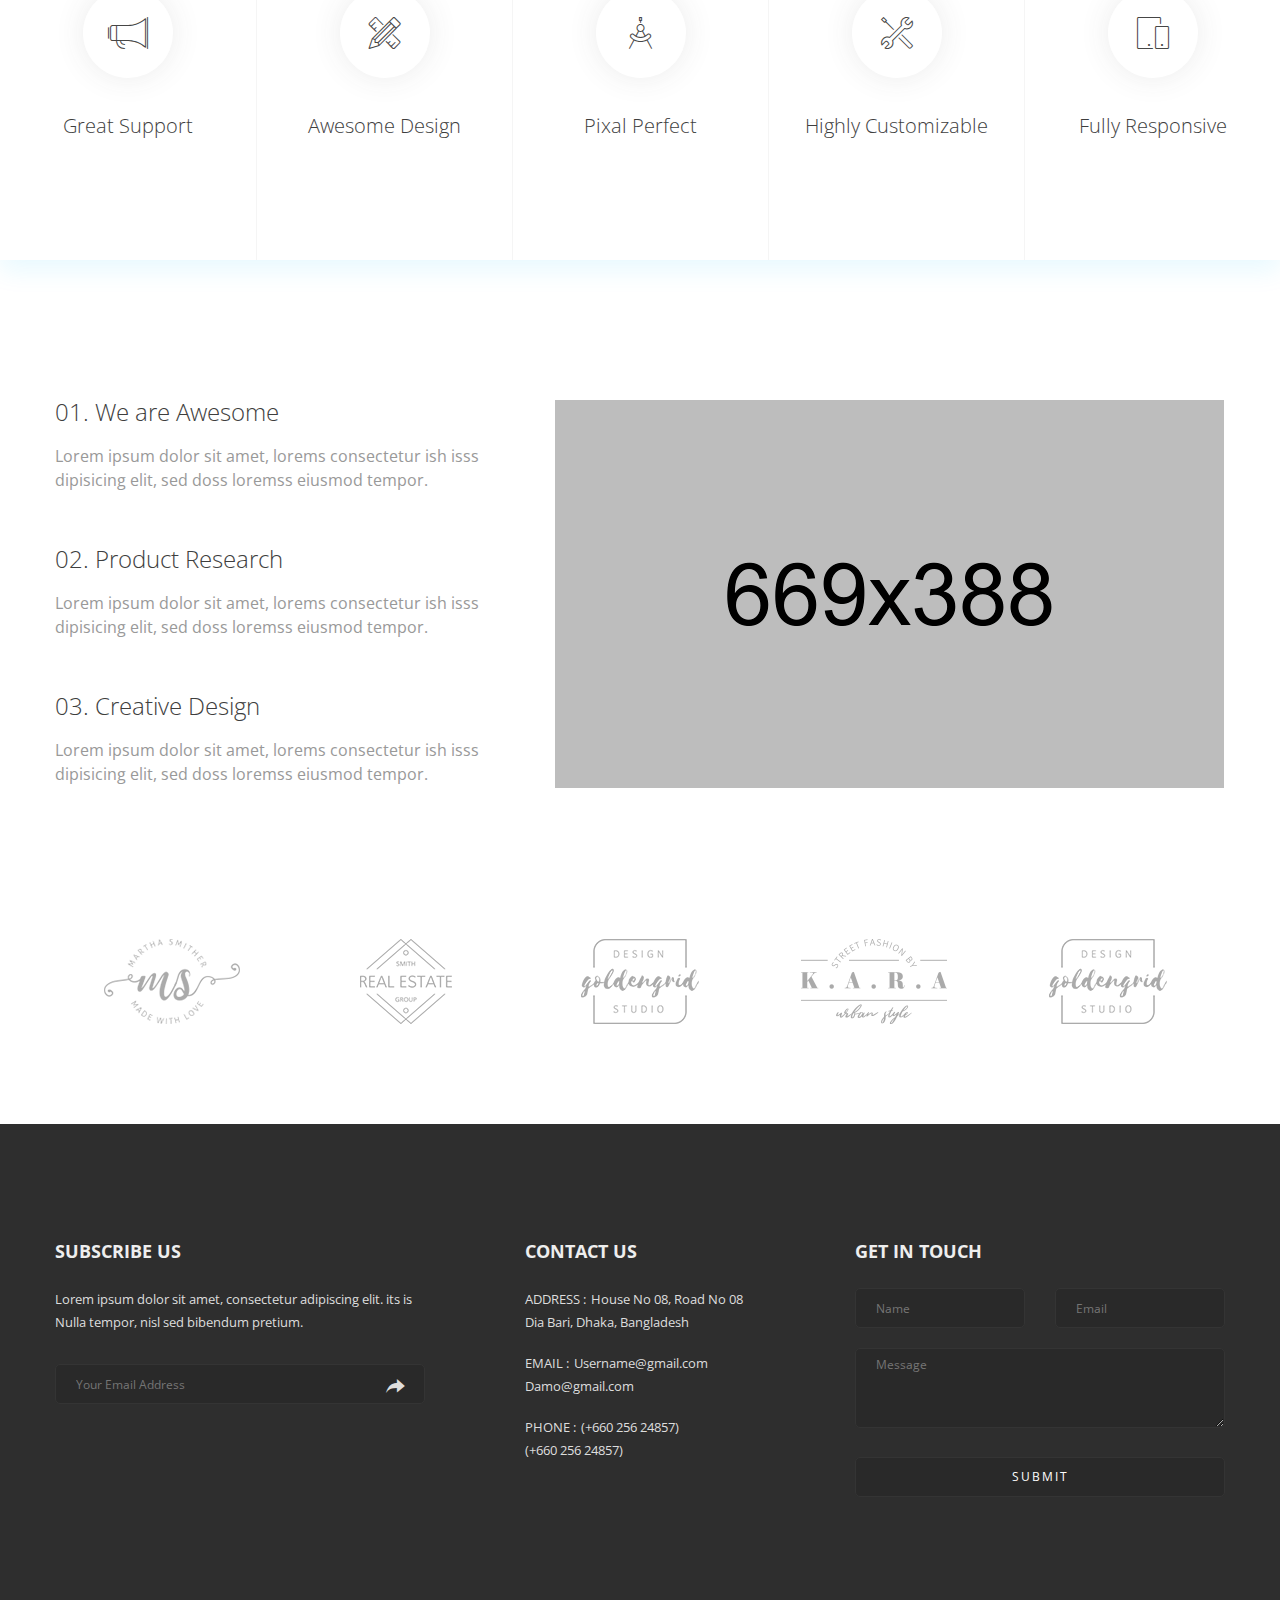
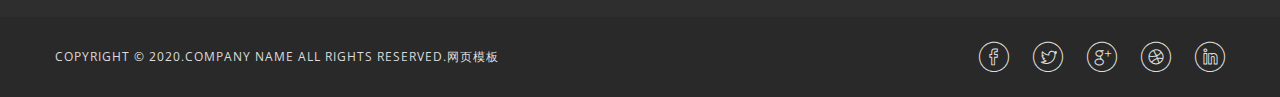
<file: upload.html>
<!doctype html>
<html class="no-js" lang="en">

<head>
    <meta charset="utf-8">
    <meta http-equiv="x-ua-compatible" content="ie=edge">
    <title></title>
    <meta name="description" content="">
    <meta name="viewport" content="width=device-width, initial-scale=1">
    <!-- Favicon -->
    <link rel="shortcut icon" type="image/x-icon" href="img/favicon.ico">
    <!-- All CSS Files -->
    <!-- Bootstrap css -->
    <link rel="stylesheet" href="css/bootstrap.min.css">
    <!-- Icon Font -->
    <link rel="stylesheet" href="css/font-awesome.min.css">
    <link rel="stylesheet" href="css/ionicons.min.css">
    <link rel="stylesheet" href="css/et-line.css">
    <!-- Plugins css file -->
    <link rel="stylesheet" href="css/plugins.css">
    <!-- Theme main style -->
    <link rel="stylesheet" href="style.css">
    <!-- Responsive css -->
    <link rel="stylesheet" href="css/responsive.css">
    <!-- Modernizr JS -->
    <script src="js/vendor/modernizr-2.8.3.min.js"></script>
</head>

<body>

<!--Creative 1 Header Section-->
<div class="header-section section">
    <div class="container">
        <div class="row">
            <div class="col-xs-12">
                <!--Logo-->
                <div class="float-left">
                    <a href="corporate-1.html" class="header-logo"><img src="img/logo/logo-dark.png" alt=""></a>
                </div>
                <!--Menu-->
                <div class="float-right">
                    <nav class="main-menu multi-page-menu text-black">
                        <ul>
                            <li class="active"><a href="corporate-1.html">Home</a>
                            </li>
                            <li><a href="corporate-about.html">About</a></li>
                            <li><a href="corporate-service.html">Services</a></li>
                            <li><a href="corporate-portfolio-3-column.html">Portfolio</a>
                                <ul class="sub-menu">
                                    <li><a href="corporate-portfolio-3-column.html">portfolio 3 column</a></li>
                                    <li><a href="corporate-portfolio-details.html">portfolio details</a></li>
                                </ul>
                            </li>
                            <li><a href="corporate-blog.html">Blog</a>
                                <ul class="sub-menu">
                                    <li><a href="corporate-blog.html">Blog</a></li>
                                    <li><a href="corporate-blog-details.html">Blog Details</a></li>
                                </ul>
                            </li>
                            <li><a href="corporate-contact.html">Contact</a></li>
                        </ul>
                    </nav>
                    <a href="#" class="btn btn-border-gradient  btn-hover-gradient">buy now</a>
                </div>
                <!--Mobile Menu-->
                <div class="mobile-menu multi-page text-black"></div>
            </div>
        </div>
    </div>
</div>

<!--Corporate Page Banner Section-->
<div class="co-page-banner-section section" data-page-title="Our Service" style="background-image: url(img/page-banner-bg.jpg)">
    
    <div class="container-fluid">
        <div class="row">
            
            <div class="co-page-banner text-center col-xs-12">
                <h1>Our Service</h1>
            </div>
            
        </div>
    </div>
    
</div>

<!--Creative Service Section 4-->
<div class="co-service-section-4 section pt-140 pb-140">
    <div class="container">
        <div class="row">
            <!--Service Wrapper-->
            <div class="col-xs-12">
                <div class="co-service-wrapper-4">

                    <!--Single Service-->
                    <div class="co-single-service-4 col-sm-6 col-xs-12">
                        <span class="icon"><i class="icon-anchor"></i></span>
                        <div class="content fix">
                            <h3>Easy to customize</h3>
                            <p>Lorem ipsum dolor sit amet, lorems consectetur ish  dipisicing elit, sed doss loremss eiusmod tempor lorem.</p>
                        </div>
                    </div>

                    <!--Single Service-->
                    <div class="co-single-service-4 col-sm-6 col-xs-12">
                        <div class="icon"><i class="icon-happy"></i></div>
                        <div class="content fix">
                            <h3>Easy & Fun</h3>
                            <p>Lorem ipsum dolor sit amet, lorems consectetur ish  dipisicing elit, sed doss loremss eiusmod tempor lorem.</p>
                        </div>
                    </div>

                    <!--Single Service-->
                    <div class="co-single-service-4 col-sm-6 col-xs-12">
                        <span class="icon"><i class="icon-genius"></i></span>
                        <div class="content fix">
                            <h3>Retina Ready</h3>
                            <p>Lorem ipsum dolor sit amet, lorems consectetur ish  dipisicing elit, sed doss loremss eiusmod tempor lorem.</p>
                        </div>
                    </div>

                    <!--Single Service-->
                    <div class="co-single-service-4 col-sm-6 col-xs-12">
                        <span class="icon"><i class="icon-pencil"></i></span>
                        <div class="content fix">
                            <h3>Creative Style</h3>
                            <p>Lorem ipsum dolor sit amet, lorems consectetur ish  dipisicing elit, sed doss loremss eiusmod tempor lorem.</p>
                        </div>
                    </div>

                    <!--Single Service-->
                    <div class="co-single-service-4 col-sm-6 col-xs-12">
                        <span class="icon"><i class="icon-dial"></i></span>
                        <div class="content fix">
                            <h3>Digital Solutions</h3>
                            <p>Lorem ipsum dolor sit amet, lorems consectetur ish  dipisicing elit, sed doss loremss eiusmod tempor lorem.</p>
                        </div>
                    </div>

                    <!--Single Service-->
                    <div class="co-single-service-4 col-sm-6 col-xs-12">
                        <span class="icon"><i class="icon-lightbulb"></i></span>
                        <div class="content fix">
                            <h3>Creative Design</h3>
                            <p>Lorem ipsum dolor sit amet, lorems consectetur ish  dipisicing elit, sed doss loremss eiusmod tempor lorem.</p>
                        </div>
                    </div>

                </div>
            </div>
            
        </div>
    </div>
</div>

<!--Creative Service Section 3-->
<div class="co-service-section-3 section">
    <div class="container-fluid">
        <div class="row">
            
            <!--Single Service-->
            <div class="co-single-service-3">
                <span class="icon"><i class="icon-megaphone"></i></span>
                <div class="content fix">
                    <h3>Great Support</h3>
                    <p>Nam eget urna nec lectus f bibendum quis at quam. Aliquam idiss congue tellus, et tempus lacus.</p>
                </div>
            </div>
            
            <!--Single Service-->
            <div class="co-single-service-3">
                <span class="icon"><i class="icon-tools"></i></span>
                <div class="content fix">
                    <h3>Awesome Design</h3>
                    <p>Nam eget urna nec lectus f bibendum quis at quam. Aliquam idiss congue tellus, et tempus lacus.</p>
                </div>
            </div>
            
            <!--Single Service-->
            <div class="co-single-service-3">
                <span class="icon"><i class="icon-circle-compass"></i></span>
                <div class="content fix">
                    <h3>Pixal Perfect</h3>
                    <p>Nam eget urna nec lectus f bibendum quis at quam. Aliquam idiss congue tellus, et tempus lacus.</p>
                </div>
            </div>
            
            <!--Single Service-->
            <div class="co-single-service-3">
                <span class="icon"><i class="icon-tools-2"></i></span>
                <div class="content fix">
                    <h3>Highly Customizable</h3>
                    <p>Nam eget urna nec lectus f bibendum quis at quam. Aliquam idiss congue tellus, et tempus lacus.</p>
                </div>
            </div>
            
            <!--Single Service-->
            <div class="co-single-service-3">
                <span class="icon"><i class="icon-mobile"></i></span>
                <div class="content fix">
                    <h3>Fully Responsive</h3>
                    <p>Nam eget urna nec lectus f bibendum quis at quam. Aliquam idiss congue tellus, et tempus lacus.</p>
                </div>
            </div>
                
        </div>
    </div>
</div>

<!--Creative Service Section 5-->
<div class="co-service-section-5 section pt-140 pb-20">
    <div class="container">
        <div class="row">
            
            <div class="service-image-5 col-md-7 col-xs-12 float-right mb-30"><img src="img/corporate/service.png" alt=""></div>
            
            <div class="col-md-5 col-xs-12 mb-30">
               
                <!--Single Service-->
                <div class="co-single-service-5">
                    <h3>01. We are Awesome</h3>
                    <p>Lorem ipsum dolor sit amet, lorems consectetur ish isss  dipisicing elit, sed doss loremss  eiusmod tempor.</p>
                </div>
               
                <!--Single Service-->
                <div class="co-single-service-5">
                    <h3>02. Product Research</h3>
                    <p>Lorem ipsum dolor sit amet, lorems consectetur ish isss  dipisicing elit, sed doss loremss  eiusmod tempor.</p>
                </div>
               
                <!--Single Service-->
                <div class="co-single-service-5">
                    <h3>03. Creative Design</h3>
                    <p>Lorem ipsum dolor sit amet, lorems consectetur ish isss  dipisicing elit, sed doss loremss  eiusmod tempor.</p>
                </div>
                
            </div>
                
        </div>
    </div>
</div>


<!--Corporate 1 Client Section-->
<div class="mp-client-section section pt-100 pb-100">
    <div class="container">
        <div class="row">
            
            <div class="col-xs-12">
                <!--Client Slider-->
                <div class="mp-client-slider text-center">
                    <div class="single-client"><img src="img/minimal/client/1.png" alt=""></div>
                    <div class="single-client"><img src="img/minimal/client/2.png" alt=""></div>
                    <div class="single-client"><img src="img/minimal/client/3.png" alt=""></div>
                    <div class="single-client"><img src="img/minimal/client/4.png" alt=""></div>
                    <div class="single-client"><img src="img/minimal/client/3.png" alt=""></div>
                    <div class="single-client"><img src="img/minimal/client/2.png" alt=""></div>
                </div>
            </div>
            
        </div>
    </div>
</div>

<!--Corporate 1 Footer Section-->
<div class="co-footer-section-3 section bg-dark-light pt-120 pb-80">
    
    <div class="container">
        <div class="row">

            <div class="col-md-4 col-sm-6 col-xs-12 mb-40">
                <div class="co-footer-widget-3">
                    <h4 class="title">Subscribe us</h4>
                    <p>Lorem ipsum dolor sit amet, consectetur adipiscing elit. its is Nulla tempor, nisl sed bibendum pretium.</p>
                    <div id="mc_embed_signup" class="co-footer-newsletter-3">
                        <form action="http://devitems.us11.list-manage.com/subscribe/post?u=6bbb9b6f5827bd842d9640c82&amp;id=05d85f18ef" method="post" id="mc-embedded-subscribe-form" name="mc-embedded-subscribe-form" class="validate" target="_blank" novalidate="">
                            <div id="mc_embed_signup_scroll" class="mc-form">
                                <div class="mc-field-group">
                                    <input name="EMAIL" class="required email" id="mce-EMAIL" placeholder="Your Email Address" type="email">
                                </div>
                                <div id="mce-responses" class="clear">
                                    <div class="response" id="mce-error-response" style="display:none"></div>
                                    <div class="response" id="mce-success-response" style="display:none"></div>
                                </div>    <!-- real people should not fill this in and expect good things - do not remove this or risk form bot signups-->
                                <div style="position: absolute; left: -5000px;" aria-hidden="true"><input name="b_6bbb9b6f5827bd842d9640c82_05d85f18ef" tabindex="-1" value="" type="text"></div>
                                <div class="clear"><button type="submit" name="subscribe" id="mc-embedded-subscribe" class="submit"><i class="ion-forward"></i></button></div>
                            </div>
                        </form>
                    </div>
                </div>
            </div>

            <div class="col-md-4 col-sm-6 col-xs-12 mb-40">
                <div class="co-footer-widget-3 widget-contact">
                    <h4 class="title">Contact Us</h4>
                    <ul>
                        <li><span>Address :</span> House No 08, Road No 08 Dia Bari, Dhaka, Bangladesh</li>
                        <li><span>Email :</span> <a href="#">Username@gmail.com</a> <a href="#">Damo@gmail.com</a></li>
                        <li><span>Phone :</span> <a href="#">(+660 256 24857)</a> <a href="#">(+660 256 24857)</a></li>
                    </ul>
                </div>
            </div>

            <div class="col-md-4 col-sm-6 col-xs-12 mb-40">
                <div class="co-footer-widget-3">
                    <h4 class="title">Get In touch</h4>
                    <form id="contact-form" action="php/mail.php" method="post" class="co-footer-contact-form-3">
                        <div class="row">
                            <div class="col-lg-6 col-xs-12"><input type="text" name="name" placeholder="Name"></div>
                            <div class="col-lg-6 col-xs-12"><input type="email" name="email" placeholder="Email"></div>
                            <div class="col-xs-12"><textarea name="message" placeholder="Message"></textarea></div>
                            <div class="col-xs-12"><input type="submit" value="submit"></div>
                        </div>
                    </form>
                    <p class="form-messege"></p>
                </div>
            </div>

        </div>
    </div>
    
</div>
    
<div class="co-footer-bottom-3 section bg-dark">
    <div class="container">
        <div class="row">

            <div class="co-copyright-3 col-md-6 col-xs-12">
                <p>Copyright &copy; 2020.Company name All rights reserved.<a target="_blank" href="http://sc.chinaz.com/moban/">&#x7F51;&#x9875;&#x6A21;&#x677F;</a></p>
            </div>

            <div class="co-footer-social-3 text-right col-md-6 col-xs-12">
                <a href="#"><i class="icon-facebook"></i></a>
                <a href="#"><i class="icon-twitter"></i></a>
                <a href="#"><i class="icon-googleplus"></i></a>
                <a href="#"><i class="icon-dribbble"></i></a>
                <a href="#"><i class="icon-linkedin"></i></a>
            </div>

        </div>
    </div>
</div>




<!-- Placed JS at the end of the document so the pages load faster -->

<!-- jQuery latest version -->
<script src="js/vendor/jquery-3.1.1.min.js"></script>
<!-- Bootstrap js -->
<script src="js/bootstrap.min.js"></script>
<!-- Plugins js -->
<script src="js/plugins.js"></script>
<!-- Ajax Mail js -->
<script src="js/ajax-mail.js"></script>
<!-- Main js -->
<script src="js/main.js"></script>

</body>

</html>
</file>
<file: css/et-line.css>
@font-face {
	font-family: 'et-line';
	src:url('../fonts/et-line.eot');
	src:url('../fonts/et-line.eot?#iefix') format('embedded-opentype'),
		url('../fonts/et-line.woff') format('woff'),
		url('../fonts/et-line.ttf') format('truetype'),
		url('../fonts/et-line.svg#et-line') format('svg');
	font-weight: normal;
	font-style: normal;
}

/* Use the following CSS code if you want to use data attributes for inserting your icons */
[data-icon]:before {
	font-family: 'et-line';
	content: attr(data-icon);
	speak: none;
	font-weight: normal;
	font-variant: normal;
	text-transform: none;
	line-height: 1;
	-webkit-font-smoothing: antialiased;
	-moz-osx-font-smoothing: grayscale;
	display:inline-block;
}

/* Use the following CSS code if you want to have a class per icon */
/*
Instead of a list of all class selectors,
you can use the generic selector below, but it's slower:
[class*="icon-"] {
*/
.icon-mobile, .icon-laptop, .icon-desktop, .icon-tablet, .icon-phone, .icon-document, .icon-documents, .icon-search, .icon-clipboard, .icon-newspaper, .icon-notebook, .icon-book-open, .icon-browser, .icon-calendar, .icon-presentation, .icon-picture, .icon-pictures, .icon-video, .icon-camera, .icon-printer, .icon-toolbox, .icon-briefcase, .icon-wallet, .icon-gift, .icon-bargraph, .icon-grid, .icon-expand, .icon-focus, .icon-edit, .icon-adjustments, .icon-ribbon, .icon-hourglass, .icon-lock, .icon-megaphone, .icon-shield, .icon-trophy, .icon-flag, .icon-map, .icon-puzzle, .icon-basket, .icon-envelope, .icon-streetsign, .icon-telescope, .icon-gears, .icon-key, .icon-paperclip, .icon-attachment, .icon-pricetags, .icon-lightbulb, .icon-layers, .icon-pencil, .icon-tools, .icon-tools-2, .icon-scissors, .icon-paintbrush, .icon-magnifying-glass, .icon-circle-compass, .icon-linegraph, .icon-mic, .icon-strategy, .icon-beaker, .icon-caution, .icon-recycle, .icon-anchor, .icon-profile-male, .icon-profile-female, .icon-bike, .icon-wine, .icon-hotairballoon, .icon-globe, .icon-genius, .icon-map-pin, .icon-dial, .icon-chat, .icon-heart, .icon-cloud, .icon-upload, .icon-download, .icon-target, .icon-hazardous, .icon-piechart, .icon-speedometer, .icon-global, .icon-compass, .icon-lifesaver, .icon-clock, .icon-aperture, .icon-quote, .icon-scope, .icon-alarmclock, .icon-refresh, .icon-happy, .icon-sad, .icon-facebook, .icon-twitter, .icon-googleplus, .icon-rss, .icon-tumblr, .icon-linkedin, .icon-dribbble {
	font-family: 'et-line';
	speak: none;
	font-style: normal;
	font-weight: normal;
	font-variant: normal;
	text-transform: none;
	line-height: 1;
	-webkit-font-smoothing: antialiased;
	-moz-osx-font-smoothing: grayscale;
	display:inline-block;
}
.icon-mobile:before {
	content: "\e000";
}
.icon-laptop:before {
	content: "\e001";
}
.icon-desktop:before {
	content: "\e002";
}
.icon-tablet:before {
	content: "\e003";
}
.icon-phone:before {
	content: "\e004";
}
.icon-document:before {
	content: "\e005";
}
.icon-documents:before {
	content: "\e006";
}
.icon-search:before {
	content: "\e007";
}
.icon-clipboard:before {
	content: "\e008";
}
.icon-newspaper:before {
	content: "\e009";
}
.icon-notebook:before {
	content: "\e00a";
}
.icon-book-open:before {
	content: "\e00b";
}
.icon-browser:before {
	content: "\e00c";
}
.icon-calendar:before {
	content: "\e00d";
}
.icon-presentation:before {
	content: "\e00e";
}
.icon-picture:before {
	content: "\e00f";
}
.icon-pictures:before {
	content: "\e010";
}
.icon-video:before {
	content: "\e011";
}
.icon-camera:before {
	content: "\e012";
}
.icon-printer:before {
	content: "\e013";
}
.icon-toolbox:before {
	content: "\e014";
}
.icon-briefcase:before {
	content: "\e015";
}
.icon-wallet:before {
	content: "\e016";
}
.icon-gift:before {
	content: "\e017";
}
.icon-bargraph:before {
	content: "\e018";
}
.icon-grid:before {
	content: "\e019";
}
.icon-expand:before {
	content: "\e01a";
}
.icon-focus:before {
	content: "\e01b";
}
.icon-edit:before {
	content: "\e01c";
}
.icon-adjustments:before {
	content: "\e01d";
}
.icon-ribbon:before {
	content: "\e01e";
}
.icon-hourglass:before {
	content: "\e01f";
}
.icon-lock:before {
	content: "\e020";
}
.icon-megaphone:before {
	content: "\e021";
}
.icon-shield:before {
	content: "\e022";
}
.icon-trophy:before {
	content: "\e023";
}
.icon-flag:before {
	content: "\e024";
}
.icon-map:before {
	content: "\e025";
}
.icon-puzzle:before {
	content: "\e026";
}
.icon-basket:before {
	content: "\e027";
}
.icon-envelope:before {
	content: "\e028";
}
.icon-streetsign:before {
	content: "\e029";
}
.icon-telescope:before {
	content: "\e02a";
}
.icon-gears:before {
	content: "\e02b";
}
.icon-key:before {
	content: "\e02c";
}
.icon-paperclip:before {
	content: "\e02d";
}
.icon-attachment:before {
	content: "\e02e";
}
.icon-pricetags:before {
	content: "\e02f";
}
.icon-lightbulb:before {
	content: "\e030";
}
.icon-layers:before {
	content: "\e031";
}
.icon-pencil:before {
	content: "\e032";
}
.icon-tools:before {
	content: "\e033";
}
.icon-tools-2:before {
	content: "\e034";
}
.icon-scissors:before {
	content: "\e035";
}
.icon-paintbrush:before {
	content: "\e036";
}
.icon-magnifying-glass:before {
	content: "\e037";
}
.icon-circle-compass:before {
	content: "\e038";
}
.icon-linegraph:before {
	content: "\e039";
}
.icon-mic:before {
	content: "\e03a";
}
.icon-strategy:before {
	content: "\e03b";
}
.icon-beaker:before {
	content: "\e03c";
}
.icon-caution:before {
	content: "\e03d";
}
.icon-recycle:before {
	content: "\e03e";
}
.icon-anchor:before {
	content: "\e03f";
}
.icon-profile-male:before {
	content: "\e040";
}
.icon-profile-female:before {
	content: "\e041";
}
.icon-bike:before {
	content: "\e042";
}
.icon-wine:before {
	content: "\e043";
}
.icon-hotairballoon:before {
	content: "\e044";
}
.icon-globe:before {
	content: "\e045";
}
.icon-genius:before {
	content: "\e046";
}
.icon-map-pin:before {
	content: "\e047";
}
.icon-dial:before {
	content: "\e048";
}
.icon-chat:before {
	content: "\e049";
}
.icon-heart:before {
	content: "\e04a";
}
.icon-cloud:before {
	content: "\e04b";
}
.icon-upload:before {
	content: "\e04c";
}
.icon-download:before {
	content: "\e04d";
}
.icon-target:before {
	content: "\e04e";
}
.icon-hazardous:before {
	content: "\e04f";
}
.icon-piechart:before {
	content: "\e050";
}
.icon-speedometer:before {
	content: "\e051";
}
.icon-global:before {
	content: "\e052";
}
.icon-compass:before {
	content: "\e053";
}
.icon-lifesaver:before {
	content: "\e054";
}
.icon-clock:before {
	content: "\e055";
}
.icon-aperture:before {
	content: "\e056";
}
.icon-quote:before {
	content: "\e057";
}
.icon-scope:before {
	content: "\e058";
}
.icon-alarmclock:before {
	content: "\e059";
}
.icon-refresh:before {
	content: "\e05a";
}
.icon-happy:before {
	content: "\e05b";
}
.icon-sad:before {
	content: "\e05c";
}
.icon-facebook:before {
	content: "\e05d";
}
.icon-twitter:before {
	content: "\e05e";
}
.icon-googleplus:before {
	content: "\e05f";
}
.icon-rss:before {
	content: "\e060";
}
.icon-tumblr:before {
	content: "\e061";
}
.icon-linkedin:before {
	content: "\e062";
}
.icon-dribbble:before {
	content: "\e063";
}
</file>
<file: css/plugins.css>
/*
 * MeanMenu
 * Website: https://github.com/meanthemes/meanMenu
 * v2.0.8
 */
.mean-nav ul li a,a.meanmenu-reveal{display:block;text-decoration:none}.mean-bar{float:left;width:100%;position:relative;background:#314E6C;padding:4px 0;min-height:42px;z-index:9999}a.meanmenu-reveal{width:22px;height:22px;padding:13px 13px 11px;position:absolute;top:0;right:0;cursor:pointer;line-height:22px;font-size:1px;}a.meanmenu-reveal span{display:block;background:#fff;height:3px;margin-top:3px}.mean-nav{float:left;width:100%;background:#314E6C;margin-top:44px}.mean-nav ul{padding:0;margin:0;width:100%;list-style-type:none}.mean-nav ul li{position:relative;float:left;width:100%}.mean-nav ul li a{float:left;width:100%;padding:1em 5%;margin:0;text-align:left;border-top:1px solid #383838;border-top:1px solid rgba(255,255,255,.5);text-transform:uppercase}.mean-nav ul li li a{width:100%;padding:1em 10%;border-top:1px solid #f1f1f1;border-top:1px solid rgba(255,255,255,.25);opacity:.75;filter:alpha(opacity=75);text-shadow:none!important;visibility:visible}.mean-nav ul li.mean-last a{border-bottom:0;margin-bottom:0}.mean-nav ul li li li a{width:100%;padding:1em 15%}.mean-nav ul li li li li a{width:60%;padding:1em 20%}.mean-nav ul li li li li li a{width:50%;padding:1em 25%}.mean-nav ul li a:hover{background:#252525;background:rgba(255,255,255,.1)}a.mean-expand{margin-top:1px;width:26px;height:22px;padding:12px!important;text-align:center;position:absolute;right:0;top:0;z-index:2;font-weight:700;background:rgba(255,255,255,.1);border:0!important;border-left:1px solid rgba(255,255,255,.4)!important;border-bottom:1px solid rgba(255,255,255,.2)!important}.mean-nav .wrapper,.mean-push{width:100%;padding:0;margin:0}a.mean-expand:hover{background:#314E6C}.mean-push{float:left;clear:both}.mean-remove{display:none!important}

/*
 * Animate Css
 * http://daneden.me/animate
 * Version - 3.5.1
 */
@charset "UTF-8";

/*!
 * animate.css -http://daneden.me/animate
 * Version - 3.5.2
 * Licensed under the MIT license - http://opensource.org/licenses/MIT
 *
 * Copyright (c) 2017 Daniel Eden
 */

.animated{animation-duration:1s;animation-fill-mode:both}.animated.infinite{animation-iteration-count:infinite}.animated.hinge{animation-duration:2s}.animated.bounceIn,.animated.bounceOut,.animated.flipOutX,.animated.flipOutY{animation-duration:.75s}@keyframes bounce{0%,20%,53%,80%,to{animation-timing-function:cubic-bezier(.215,.61,.355,1);transform:translateZ(0)}40%,43%{animation-timing-function:cubic-bezier(.755,.05,.855,.06);transform:translate3d(0,-30px,0)}70%{animation-timing-function:cubic-bezier(.755,.05,.855,.06);transform:translate3d(0,-15px,0)}90%{transform:translate3d(0,-4px,0)}}.bounce{animation-name:bounce;transform-origin:center bottom}@keyframes flash{0%,50%,to{opacity:1}25%,75%{opacity:0}}.flash{animation-name:flash}@keyframes pulse{0%{transform:scaleX(1)}50%{transform:scale3d(1.05,1.05,1.05)}to{transform:scaleX(1)}}.pulse{animation-name:pulse}@keyframes rubberBand{0%{transform:scaleX(1)}30%{transform:scale3d(1.25,.75,1)}40%{transform:scale3d(.75,1.25,1)}50%{transform:scale3d(1.15,.85,1)}65%{transform:scale3d(.95,1.05,1)}75%{transform:scale3d(1.05,.95,1)}to{transform:scaleX(1)}}.rubberBand{animation-name:rubberBand}@keyframes shake{0%,to{transform:translateZ(0)}10%,30%,50%,70%,90%{transform:translate3d(-10px,0,0)}20%,40%,60%,80%{transform:translate3d(10px,0,0)}}.shake{animation-name:shake}@keyframes headShake{0%{transform:translateX(0)}6.5%{transform:translateX(-6px) rotateY(-9deg)}18.5%{transform:translateX(5px) rotateY(7deg)}31.5%{transform:translateX(-3px) rotateY(-5deg)}43.5%{transform:translateX(2px) rotateY(3deg)}50%{transform:translateX(0)}}.headShake{animation-timing-function:ease-in-out;animation-name:headShake}@keyframes swing{20%{transform:rotate(15deg)}40%{transform:rotate(-10deg)}60%{transform:rotate(5deg)}80%{transform:rotate(-5deg)}to{transform:rotate(0deg)}}.swing{transform-origin:top center;animation-name:swing}@keyframes tada{0%{transform:scaleX(1)}10%,20%{transform:scale3d(.9,.9,.9) rotate(-3deg)}30%,50%,70%,90%{transform:scale3d(1.1,1.1,1.1) rotate(3deg)}40%,60%,80%{transform:scale3d(1.1,1.1,1.1) rotate(-3deg)}to{transform:scaleX(1)}}.tada{animation-name:tada}@keyframes wobble{0%{transform:none}15%{transform:translate3d(-25%,0,0) rotate(-5deg)}30%{transform:translate3d(20%,0,0) rotate(3deg)}45%{transform:translate3d(-15%,0,0) rotate(-3deg)}60%{transform:translate3d(10%,0,0) rotate(2deg)}75%{transform:translate3d(-5%,0,0) rotate(-1deg)}to{transform:none}}.wobble{animation-name:wobble}@keyframes jello{0%,11.1%,to{transform:none}22.2%{transform:skewX(-12.5deg) skewY(-12.5deg)}33.3%{transform:skewX(6.25deg) skewY(6.25deg)}44.4%{transform:skewX(-3.125deg) skewY(-3.125deg)}55.5%{transform:skewX(1.5625deg) skewY(1.5625deg)}66.6%{transform:skewX(-.78125deg) skewY(-.78125deg)}77.7%{transform:skewX(.390625deg) skewY(.390625deg)}88.8%{transform:skewX(-.1953125deg) skewY(-.1953125deg)}}.jello{animation-name:jello;transform-origin:center}@keyframes bounceIn{0%,20%,40%,60%,80%,to{animation-timing-function:cubic-bezier(.215,.61,.355,1)}0%{opacity:0;transform:scale3d(.3,.3,.3)}20%{transform:scale3d(1.1,1.1,1.1)}40%{transform:scale3d(.9,.9,.9)}60%{opacity:1;transform:scale3d(1.03,1.03,1.03)}80%{transform:scale3d(.97,.97,.97)}to{opacity:1;transform:scaleX(1)}}.bounceIn{animation-name:bounceIn}@keyframes bounceInDown{0%,60%,75%,90%,to{animation-timing-function:cubic-bezier(.215,.61,.355,1)}0%{opacity:0;transform:translate3d(0,-3000px,0)}60%{opacity:1;transform:translate3d(0,25px,0)}75%{transform:translate3d(0,-10px,0)}90%{transform:translate3d(0,5px,0)}to{transform:none}}.bounceInDown{animation-name:bounceInDown}@keyframes bounceInLeft{0%,60%,75%,90%,to{animation-timing-function:cubic-bezier(.215,.61,.355,1)}0%{opacity:0;transform:translate3d(-3000px,0,0)}60%{opacity:1;transform:translate3d(25px,0,0)}75%{transform:translate3d(-10px,0,0)}90%{transform:translate3d(5px,0,0)}to{transform:none}}.bounceInLeft{animation-name:bounceInLeft}@keyframes bounceInRight{0%,60%,75%,90%,to{animation-timing-function:cubic-bezier(.215,.61,.355,1)}0%{opacity:0;transform:translate3d(3000px,0,0)}60%{opacity:1;transform:translate3d(-25px,0,0)}75%{transform:translate3d(10px,0,0)}90%{transform:translate3d(-5px,0,0)}to{transform:none}}.bounceInRight{animation-name:bounceInRight}@keyframes bounceInUp{0%,60%,75%,90%,to{animation-timing-function:cubic-bezier(.215,.61,.355,1)}0%{opacity:0;transform:translate3d(0,3000px,0)}60%{opacity:1;transform:translate3d(0,-20px,0)}75%{transform:translate3d(0,10px,0)}90%{transform:translate3d(0,-5px,0)}to{transform:translateZ(0)}}.bounceInUp{animation-name:bounceInUp}@keyframes bounceOut{20%{transform:scale3d(.9,.9,.9)}50%,55%{opacity:1;transform:scale3d(1.1,1.1,1.1)}to{opacity:0;transform:scale3d(.3,.3,.3)}}.bounceOut{animation-name:bounceOut}@keyframes bounceOutDown{20%{transform:translate3d(0,10px,0)}40%,45%{opacity:1;transform:translate3d(0,-20px,0)}to{opacity:0;transform:translate3d(0,2000px,0)}}.bounceOutDown{animation-name:bounceOutDown}@keyframes bounceOutLeft{20%{opacity:1;transform:translate3d(20px,0,0)}to{opacity:0;transform:translate3d(-2000px,0,0)}}.bounceOutLeft{animation-name:bounceOutLeft}@keyframes bounceOutRight{20%{opacity:1;transform:translate3d(-20px,0,0)}to{opacity:0;transform:translate3d(2000px,0,0)}}.bounceOutRight{animation-name:bounceOutRight}@keyframes bounceOutUp{20%{transform:translate3d(0,-10px,0)}40%,45%{opacity:1;transform:translate3d(0,20px,0)}to{opacity:0;transform:translate3d(0,-2000px,0)}}.bounceOutUp{animation-name:bounceOutUp}@keyframes fadeIn{0%{opacity:0}to{opacity:1}}.fadeIn{animation-name:fadeIn}@keyframes fadeInDown{0%{opacity:0;transform:translate3d(0,-100%,0)}to{opacity:1;transform:none}}.fadeInDown{animation-name:fadeInDown}@keyframes fadeInDownBig{0%{opacity:0;transform:translate3d(0,-2000px,0)}to{opacity:1;transform:none}}.fadeInDownBig{animation-name:fadeInDownBig}@keyframes fadeInLeft{0%{opacity:0;transform:translate3d(-100%,0,0)}to{opacity:1;transform:none}}.fadeInLeft{animation-name:fadeInLeft}@keyframes fadeInLeftBig{0%{opacity:0;transform:translate3d(-2000px,0,0)}to{opacity:1;transform:none}}.fadeInLeftBig{animation-name:fadeInLeftBig}@keyframes fadeInRight{0%{opacity:0;transform:translate3d(100%,0,0)}to{opacity:1;transform:none}}.fadeInRight{animation-name:fadeInRight}@keyframes fadeInRightBig{0%{opacity:0;transform:translate3d(2000px,0,0)}to{opacity:1;transform:none}}.fadeInRightBig{animation-name:fadeInRightBig}@keyframes fadeInUp{0%{opacity:0;transform:translate3d(0,100%,0)}to{opacity:1;transform:none}}.fadeInUp{animation-name:fadeInUp}@keyframes fadeInUpBig{0%{opacity:0;transform:translate3d(0,2000px,0)}to{opacity:1;transform:none}}.fadeInUpBig{animation-name:fadeInUpBig}@keyframes fadeOut{0%{opacity:1}to{opacity:0}}.fadeOut{animation-name:fadeOut}@keyframes fadeOutDown{0%{opacity:1}to{opacity:0;transform:translate3d(0,100%,0)}}.fadeOutDown{animation-name:fadeOutDown}@keyframes fadeOutDownBig{0%{opacity:1}to{opacity:0;transform:translate3d(0,2000px,0)}}.fadeOutDownBig{animation-name:fadeOutDownBig}@keyframes fadeOutLeft{0%{opacity:1}to{opacity:0;transform:translate3d(-100%,0,0)}}.fadeOutLeft{animation-name:fadeOutLeft}@keyframes fadeOutLeftBig{0%{opacity:1}to{opacity:0;transform:translate3d(-2000px,0,0)}}.fadeOutLeftBig{animation-name:fadeOutLeftBig}@keyframes fadeOutRight{0%{opacity:1}to{opacity:0;transform:translate3d(100%,0,0)}}.fadeOutRight{animation-name:fadeOutRight}@keyframes fadeOutRightBig{0%{opacity:1}to{opacity:0;transform:translate3d(2000px,0,0)}}.fadeOutRightBig{animation-name:fadeOutRightBig}@keyframes fadeOutUp{0%{opacity:1}to{opacity:0;transform:translate3d(0,-100%,0)}}.fadeOutUp{animation-name:fadeOutUp}@keyframes fadeOutUpBig{0%{opacity:1}to{opacity:0;transform:translate3d(0,-2000px,0)}}.fadeOutUpBig{animation-name:fadeOutUpBig}@keyframes flip{0%{transform:perspective(400px) rotateY(-1turn);animation-timing-function:ease-out}40%{transform:perspective(400px) translateZ(150px) rotateY(-190deg);animation-timing-function:ease-out}50%{transform:perspective(400px) translateZ(150px) rotateY(-170deg);animation-timing-function:ease-in}80%{transform:perspective(400px) scale3d(.95,.95,.95);animation-timing-function:ease-in}to{transform:perspective(400px);animation-timing-function:ease-in}}.animated.flip{-webkit-backface-visibility:visible;backface-visibility:visible;animation-name:flip}@keyframes flipInX{0%{transform:perspective(400px) rotateX(90deg);animation-timing-function:ease-in;opacity:0}40%{transform:perspective(400px) rotateX(-20deg);animation-timing-function:ease-in}60%{transform:perspective(400px) rotateX(10deg);opacity:1}80%{transform:perspective(400px) rotateX(-5deg)}to{transform:perspective(400px)}}.flipInX{-webkit-backface-visibility:visible!important;backface-visibility:visible!important;animation-name:flipInX}@keyframes flipInY{0%{transform:perspective(400px) rotateY(90deg);animation-timing-function:ease-in;opacity:0}40%{transform:perspective(400px) rotateY(-20deg);animation-timing-function:ease-in}60%{transform:perspective(400px) rotateY(10deg);opacity:1}80%{transform:perspective(400px) rotateY(-5deg)}to{transform:perspective(400px)}}.flipInY{-webkit-backface-visibility:visible!important;backface-visibility:visible!important;animation-name:flipInY}@keyframes flipOutX{0%{transform:perspective(400px)}30%{transform:perspective(400px) rotateX(-20deg);opacity:1}to{transform:perspective(400px) rotateX(90deg);opacity:0}}.flipOutX{animation-name:flipOutX;-webkit-backface-visibility:visible!important;backface-visibility:visible!important}@keyframes flipOutY{0%{transform:perspective(400px)}30%{transform:perspective(400px) rotateY(-15deg);opacity:1}to{transform:perspective(400px) rotateY(90deg);opacity:0}}.flipOutY{-webkit-backface-visibility:visible!important;backface-visibility:visible!important;animation-name:flipOutY}@keyframes lightSpeedIn{0%{transform:translate3d(100%,0,0) skewX(-30deg);opacity:0}60%{transform:skewX(20deg);opacity:1}80%{transform:skewX(-5deg);opacity:1}to{transform:none;opacity:1}}.lightSpeedIn{animation-name:lightSpeedIn;animation-timing-function:ease-out}@keyframes lightSpeedOut{0%{opacity:1}to{transform:translate3d(100%,0,0) skewX(30deg);opacity:0}}.lightSpeedOut{animation-name:lightSpeedOut;animation-timing-function:ease-in}@keyframes rotateIn{0%{transform-origin:center;transform:rotate(-200deg);opacity:0}to{transform-origin:center;transform:none;opacity:1}}.rotateIn{animation-name:rotateIn}@keyframes rotateInDownLeft{0%{transform-origin:left bottom;transform:rotate(-45deg);opacity:0}to{transform-origin:left bottom;transform:none;opacity:1}}.rotateInDownLeft{animation-name:rotateInDownLeft}@keyframes rotateInDownRight{0%{transform-origin:right bottom;transform:rotate(45deg);opacity:0}to{transform-origin:right bottom;transform:none;opacity:1}}.rotateInDownRight{animation-name:rotateInDownRight}@keyframes rotateInUpLeft{0%{transform-origin:left bottom;transform:rotate(45deg);opacity:0}to{transform-origin:left bottom;transform:none;opacity:1}}.rotateInUpLeft{animation-name:rotateInUpLeft}@keyframes rotateInUpRight{0%{transform-origin:right bottom;transform:rotate(-90deg);opacity:0}to{transform-origin:right bottom;transform:none;opacity:1}}.rotateInUpRight{animation-name:rotateInUpRight}@keyframes rotateOut{0%{transform-origin:center;opacity:1}to{transform-origin:center;transform:rotate(200deg);opacity:0}}.rotateOut{animation-name:rotateOut}@keyframes rotateOutDownLeft{0%{transform-origin:left bottom;opacity:1}to{transform-origin:left bottom;transform:rotate(45deg);opacity:0}}.rotateOutDownLeft{animation-name:rotateOutDownLeft}@keyframes rotateOutDownRight{0%{transform-origin:right bottom;opacity:1}to{transform-origin:right bottom;transform:rotate(-45deg);opacity:0}}.rotateOutDownRight{animation-name:rotateOutDownRight}@keyframes rotateOutUpLeft{0%{transform-origin:left bottom;opacity:1}to{transform-origin:left bottom;transform:rotate(-45deg);opacity:0}}.rotateOutUpLeft{animation-name:rotateOutUpLeft}@keyframes rotateOutUpRight{0%{transform-origin:right bottom;opacity:1}to{transform-origin:right bottom;transform:rotate(90deg);opacity:0}}.rotateOutUpRight{animation-name:rotateOutUpRight}@keyframes hinge{0%{transform-origin:top left;animation-timing-function:ease-in-out}20%,60%{transform:rotate(80deg);transform-origin:top left;animation-timing-function:ease-in-out}40%,80%{transform:rotate(60deg);transform-origin:top left;animation-timing-function:ease-in-out;opacity:1}to{transform:translate3d(0,700px,0);opacity:0}}.hinge{animation-name:hinge}@keyframes jackInTheBox{0%{opacity:0;transform:scale(.1) rotate(30deg);transform-origin:center bottom}50%{transform:rotate(-10deg)}70%{transform:rotate(3deg)}to{opacity:1;transform:scale(1)}}.jackInTheBox{animation-name:jackInTheBox}@keyframes rollIn{0%{opacity:0;transform:translate3d(-100%,0,0) rotate(-120deg)}to{opacity:1;transform:none}}.rollIn{animation-name:rollIn}@keyframes rollOut{0%{opacity:1}to{opacity:0;transform:translate3d(100%,0,0) rotate(120deg)}}.rollOut{animation-name:rollOut}@keyframes zoomIn{0%{opacity:0;transform:scale3d(.3,.3,.3)}50%{opacity:1}}.zoomIn{animation-name:zoomIn}@keyframes zoomInDown{0%{opacity:0;transform:scale3d(.1,.1,.1) translate3d(0,-1000px,0);animation-timing-function:cubic-bezier(.55,.055,.675,.19)}60%{opacity:1;transform:scale3d(.475,.475,.475) translate3d(0,60px,0);animation-timing-function:cubic-bezier(.175,.885,.32,1)}}.zoomInDown{animation-name:zoomInDown}@keyframes zoomInLeft{0%{opacity:0;transform:scale3d(.1,.1,.1) translate3d(-1000px,0,0);animation-timing-function:cubic-bezier(.55,.055,.675,.19)}60%{opacity:1;transform:scale3d(.475,.475,.475) translate3d(10px,0,0);animation-timing-function:cubic-bezier(.175,.885,.32,1)}}.zoomInLeft{animation-name:zoomInLeft}@keyframes zoomInRight{0%{opacity:0;transform:scale3d(.1,.1,.1) translate3d(1000px,0,0);animation-timing-function:cubic-bezier(.55,.055,.675,.19)}60%{opacity:1;transform:scale3d(.475,.475,.475) translate3d(-10px,0,0);animation-timing-function:cubic-bezier(.175,.885,.32,1)}}.zoomInRight{animation-name:zoomInRight}@keyframes zoomInUp{0%{opacity:0;transform:scale3d(.1,.1,.1) translate3d(0,1000px,0);animation-timing-function:cubic-bezier(.55,.055,.675,.19)}60%{opacity:1;transform:scale3d(.475,.475,.475) translate3d(0,-60px,0);animation-timing-function:cubic-bezier(.175,.885,.32,1)}}.zoomInUp{animation-name:zoomInUp}@keyframes zoomOut{0%{opacity:1}50%{opacity:0;transform:scale3d(.3,.3,.3)}to{opacity:0}}.zoomOut{animation-name:zoomOut}@keyframes zoomOutDown{40%{opacity:1;transform:scale3d(.475,.475,.475) translate3d(0,-60px,0);animation-timing-function:cubic-bezier(.55,.055,.675,.19)}to{opacity:0;transform:scale3d(.1,.1,.1) translate3d(0,2000px,0);transform-origin:center bottom;animation-timing-function:cubic-bezier(.175,.885,.32,1)}}.zoomOutDown{animation-name:zoomOutDown}@keyframes zoomOutLeft{40%{opacity:1;transform:scale3d(.475,.475,.475) translate3d(42px,0,0)}to{opacity:0;transform:scale(.1) translate3d(-2000px,0,0);transform-origin:left center}}.zoomOutLeft{animation-name:zoomOutLeft}@keyframes zoomOutRight{40%{opacity:1;transform:scale3d(.475,.475,.475) translate3d(-42px,0,0)}to{opacity:0;transform:scale(.1) translate3d(2000px,0,0);transform-origin:right center}}.zoomOutRight{animation-name:zoomOutRight}@keyframes zoomOutUp{40%{opacity:1;transform:scale3d(.475,.475,.475) translate3d(0,60px,0);animation-timing-function:cubic-bezier(.55,.055,.675,.19)}to{opacity:0;transform:scale3d(.1,.1,.1) translate3d(0,-2000px,0);transform-origin:center bottom;animation-timing-function:cubic-bezier(.175,.885,.32,1)}}.zoomOutUp{animation-name:zoomOutUp}@keyframes slideInDown{0%{transform:translate3d(0,-100%,0);visibility:visible}to{transform:translateZ(0)}}.slideInDown{animation-name:slideInDown}@keyframes slideInLeft{0%{transform:translate3d(-100%,0,0);visibility:visible}to{transform:translateZ(0)}}.slideInLeft{animation-name:slideInLeft}@keyframes slideInRight{0%{transform:translate3d(100%,0,0);visibility:visible}to{transform:translateZ(0)}}.slideInRight{animation-name:slideInRight}@keyframes slideInUp{0%{transform:translate3d(0,100%,0);visibility:visible}to{transform:translateZ(0)}}.slideInUp{animation-name:slideInUp}@keyframes slideOutDown{0%{transform:translateZ(0)}to{visibility:hidden;transform:translate3d(0,100%,0)}}.slideOutDown{animation-name:slideOutDown}@keyframes slideOutLeft{0%{transform:translateZ(0)}to{visibility:hidden;transform:translate3d(-100%,0,0)}}.slideOutLeft{animation-name:slideOutLeft}@keyframes slideOutRight{0%{transform:translateZ(0)}to{visibility:hidden;transform:translate3d(100%,0,0)}}.slideOutRight{animation-name:slideOutRight}@keyframes slideOutUp{0%{transform:translateZ(0)}to{visibility:hidden;transform:translate3d(0,-100%,0)}}.slideOutUp{animation-name:slideOutUp}

/*
 * Slick Slider
 * Website: http://kenwheeler.github.io
 * Version: 1.6.0
 */
.slick-list,.slick-slider,.slick-track{position:relative;display:block}.slick-loading .slick-slide,.slick-loading .slick-track{visibility:hidden}.slick-slider{box-sizing:border-box;-webkit-user-select:none;-moz-user-select:none;-ms-user-select:none;user-select:none;-webkit-touch-callout:none;-khtml-user-select:none;-ms-touch-action:pan-y;touch-action:pan-y;-webkit-tap-highlight-color:transparent}.slick-list{overflow:hidden;margin:0;padding:0}.slick-list:focus{outline:0}.slick-list.dragging{cursor:pointer;cursor:hand}.slick-slider .slick-list,.slick-slider .slick-track{-webkit-transform:translate3d(0,0,0);transform:translate3d(0,0,0)}.slick-track{top:0;left:0}.slick-track:after,.slick-track:before{display:table;content:''}.slick-track:after{clear:both}.slick-slide{display:none;float:left;height:100%;min-height:1px}[dir=rtl] .slick-slide{float:right}.slick-slide img{display:block}.slick-slide.slick-loading img{display:none}.slick-slide.dragging img{pointer-events:none}.slick-initialized .slick-slide{display:block}.slick-vertical .slick-slide{display:block;height:auto;border:1px solid transparent}.slick-arrow.slick-hidden{display:none}


/*
 * Magnific Popup
 * http://dimsemenov.com/plugins/magnific-popup/
 * v1.1.0 - 2016-02-20
 *
 */
.mfp-bg,.mfp-wrap{position:fixed;left:0;top:0}.mfp-bg,.mfp-container,.mfp-wrap{height:100%;width:100%}.mfp-arrow:after,.mfp-arrow:before,.mfp-container:before,.mfp-figure:after{content:''}.mfp-bg{z-index:999999;overflow:hidden;background:#0b0b0b;opacity:.8}.mfp-wrap{z-index:9999999;outline:0!important;-webkit-backface-visibility:hidden}.mfp-container{text-align:center;position:absolute;left:0;top:0;padding:0 8px;box-sizing:border-box}.mfp-container:before{display:inline-block;height:100%;vertical-align:middle}.mfp-align-top .mfp-container:before{display:none}.mfp-content{position:relative;display:inline-block;vertical-align:middle;margin:0 auto;text-align:left;z-index:1045}.mfp-ajax-holder .mfp-content,.mfp-inline-holder .mfp-content{width:100%;cursor:auto}.mfp-ajax-cur{cursor:progress}.mfp-zoom-out-cur,.mfp-zoom-out-cur .mfp-image-holder .mfp-close{cursor:zoom-out}.mfp-zoom{cursor:pointer;cursor:zoom-in}.mfp-auto-cursor .mfp-content{cursor:auto}.mfp-arrow,.mfp-close,.mfp-counter,.mfp-preloader{-webkit-user-select:none;-moz-user-select:none;-ms-user-select:none;user-select:none}.mfp-loading.mfp-figure{display:none}.mfp-hide{display:none!important}.mfp-preloader{color:#CCC;position:absolute;top:50%;width:auto;text-align:center;margin-top:-.8em;left:8px;right:8px;z-index:1044}.mfp-preloader a{color:#CCC}.mfp-close,.mfp-preloader a:hover{color:#FFF}.mfp-s-error .mfp-content,.mfp-s-ready .mfp-preloader{display:none}button.mfp-arrow,button.mfp-close{overflow:visible;cursor:pointer;background:0 0;border:0;-webkit-appearance:none;display:block;outline:0;padding:0;z-index:1046;box-shadow:none;-ms-touch-action:manipulation;touch-action:manipulation}.mfp-figure:after,.mfp-iframe-scaler iframe{box-shadow:0 0 8px rgba(0,0,0,.6);position:absolute;left:0}button::-moz-focus-inner{padding:0;border:0}.mfp-close{width:44px;height:44px;line-height:44px;position:absolute;right:0;top:0;text-decoration:none;text-align:center;opacity:.65;padding:0 0 18px 10px;font-style:normal;font-size:28px;font-family:Arial,Baskerville,monospace}.mfp-close:focus,.mfp-close:hover{opacity:1}.mfp-close:active{top:1px}.mfp-close-btn-in .mfp-close{color:#333}.mfp-iframe-holder .mfp-close,.mfp-image-holder .mfp-close{color:#FFF;right:-6px;text-align:right;padding-right:6px;width:100%}.mfp-counter{position:absolute;top:0;right:0;color:#CCC;font-size:12px;line-height:18px;white-space:nowrap}.mfp-figure,img.mfp-img{line-height:0}.mfp-arrow{position:absolute;opacity:.65;margin:-55px 0 0;top:50%;padding:0;width:90px;height:110px;-webkit-tap-highlight-color:transparent}.mfp-arrow:active{margin-top:-54px}.mfp-arrow:focus,.mfp-arrow:hover{opacity:1}.mfp-arrow:after,.mfp-arrow:before{display:block;width:0;height:0;position:absolute;left:0;top:0;margin-top:35px;margin-left:35px;border:inset transparent}.mfp-arrow:after{border-top-width:13px;border-bottom-width:13px;top:8px}.mfp-arrow:before{border-top-width:21px;border-bottom-width:21px;opacity:.7}.mfp-arrow-left{left:0}.mfp-arrow-left:after{border-right:17px solid #FFF;margin-left:31px}.mfp-arrow-left:before{margin-left:25px;border-right:27px solid #3F3F3F}.mfp-arrow-right{right:0}.mfp-arrow-right:after{border-left:17px solid #FFF;margin-left:39px}.mfp-arrow-right:before{border-left:27px solid #3F3F3F}.mfp-iframe-holder{padding-top:40px;padding-bottom:40px}.mfp-iframe-holder .mfp-content{line-height:0;width:100%;max-width:900px}.mfp-image-holder .mfp-content,img.mfp-img{max-width:100%}.mfp-iframe-holder .mfp-close{top:-40px}.mfp-iframe-scaler{width:100%;height:0;overflow:hidden;padding-top:56.25%}.mfp-iframe-scaler iframe{display:block;top:0;width:100%;height:100%;background:#000}.mfp-figure:after,img.mfp-img{width:auto;height:auto;display:block}img.mfp-img{box-sizing:border-box;padding:40px 0;margin:0 auto}.mfp-figure:after{top:40px;bottom:40px;right:0;z-index:-1;background:#444}.mfp-figure small{color:#BDBDBD;display:block;font-size:12px;line-height:14px}.mfp-figure figure{margin:0}.mfp-bottom-bar{margin-top:-36px;position:absolute;top:100%;left:0;width:100%;cursor:auto}.mfp-title{text-align:left;line-height:18px;color:#F3F3F3;word-wrap:break-word;padding-right:36px}.mfp-gallery .mfp-image-holder .mfp-figure{cursor:pointer}@media screen and (max-width:800px) and (orientation:landscape),screen and (max-height:300px){.mfp-img-mobile .mfp-image-holder{padding-left:0;padding-right:0}.mfp-img-mobile img.mfp-img{padding:0}.mfp-img-mobile .mfp-figure:after{top:0;bottom:0}.mfp-img-mobile .mfp-figure small{display:inline;margin-left:5px}.mfp-img-mobile .mfp-bottom-bar{background:rgba(0,0,0,.6);bottom:0;margin:0;top:auto;padding:3px 5px;position:fixed;box-sizing:border-box}.mfp-img-mobile .mfp-bottom-bar:empty{padding:0}.mfp-img-mobile .mfp-counter{right:5px;top:3px}.mfp-img-mobile .mfp-close{top:0;right:0;width:35px;height:35px;line-height:35px;background:rgba(0,0,0,.6);position:fixed;text-align:center;padding:0}}@media all and (max-width:900px){.mfp-arrow{-webkit-transform:scale(.75);transform:scale(.75)}.mfp-arrow-left{-webkit-transform-origin:0;transform-origin:0}.mfp-arrow-right{-webkit-transform-origin:100%;transform-origin:100%}.mfp-container{padding-left:6px;padding-right:6px}}


/*!
 * Datetimepicker for Bootstrap 3
 * version : 4.17.47
 * https://github.com/Eonasdan/bootstrap-datetimepicker/
 */.bootstrap-datetimepicker-widget{list-style:none}.bootstrap-datetimepicker-widget.dropdown-menu{display:block;margin:2px 0;padding:4px;width:19em}@media (min-width:768px){.bootstrap-datetimepicker-widget.dropdown-menu.timepicker-sbs{width:38em}}@media (min-width:992px){.bootstrap-datetimepicker-widget.dropdown-menu.timepicker-sbs{width:38em}}@media (min-width:1200px){.bootstrap-datetimepicker-widget.dropdown-menu.timepicker-sbs{width:38em}}.bootstrap-datetimepicker-widget.dropdown-menu:before,.bootstrap-datetimepicker-widget.dropdown-menu:after{content:'';display:inline-block;position:absolute}.bootstrap-datetimepicker-widget.dropdown-menu.bottom:before{border-left:7px solid transparent;border-right:7px solid transparent;border-bottom:7px solid #ccc;border-bottom-color:rgba(0,0,0,0.2);top:-7px;left:7px}.bootstrap-datetimepicker-widget.dropdown-menu.bottom:after{border-left:6px solid transparent;border-right:6px solid transparent;border-bottom:6px solid white;top:-6px;left:8px}.bootstrap-datetimepicker-widget.dropdown-menu.top:before{border-left:7px solid transparent;border-right:7px solid transparent;border-top:7px solid #ccc;border-top-color:rgba(0,0,0,0.2);bottom:-7px;left:6px}.bootstrap-datetimepicker-widget.dropdown-menu.top:after{border-left:6px solid transparent;border-right:6px solid transparent;border-top:6px solid white;bottom:-6px;left:7px}.bootstrap-datetimepicker-widget.dropdown-menu.pull-right:before{left:auto;right:6px}.bootstrap-datetimepicker-widget.dropdown-menu.pull-right:after{left:auto;right:7px}.bootstrap-datetimepicker-widget .list-unstyled{margin:0}.bootstrap-datetimepicker-widget a[data-action]{padding:6px 0}.bootstrap-datetimepicker-widget a[data-action]:active{box-shadow:none}.bootstrap-datetimepicker-widget .timepicker-hour,.bootstrap-datetimepicker-widget .timepicker-minute,.bootstrap-datetimepicker-widget .timepicker-second{width:54px;font-weight:bold;font-size:1.2em;margin:0}.bootstrap-datetimepicker-widget button[data-action]{padding:6px}.bootstrap-datetimepicker-widget .btn[data-action="incrementHours"]::after{position:absolute;width:1px;height:1px;margin:-1px;padding:0;overflow:hidden;clip:rect(0, 0, 0, 0);border:0;content:"Increment Hours"}.bootstrap-datetimepicker-widget .btn[data-action="incrementMinutes"]::after{position:absolute;width:1px;height:1px;margin:-1px;padding:0;overflow:hidden;clip:rect(0, 0, 0, 0);border:0;content:"Increment Minutes"}.bootstrap-datetimepicker-widget .btn[data-action="decrementHours"]::after{position:absolute;width:1px;height:1px;margin:-1px;padding:0;overflow:hidden;clip:rect(0, 0, 0, 0);border:0;content:"Decrement Hours"}.bootstrap-datetimepicker-widget .btn[data-action="decrementMinutes"]::after{position:absolute;width:1px;height:1px;margin:-1px;padding:0;overflow:hidden;clip:rect(0, 0, 0, 0);border:0;content:"Decrement Minutes"}.bootstrap-datetimepicker-widget .btn[data-action="showHours"]::after{position:absolute;width:1px;height:1px;margin:-1px;padding:0;overflow:hidden;clip:rect(0, 0, 0, 0);border:0;content:"Show Hours"}.bootstrap-datetimepicker-widget .btn[data-action="showMinutes"]::after{position:absolute;width:1px;height:1px;margin:-1px;padding:0;overflow:hidden;clip:rect(0, 0, 0, 0);border:0;content:"Show Minutes"}.bootstrap-datetimepicker-widget .btn[data-action="togglePeriod"]::after{position:absolute;width:1px;height:1px;margin:-1px;padding:0;overflow:hidden;clip:rect(0, 0, 0, 0);border:0;content:"Toggle AM/PM"}.bootstrap-datetimepicker-widget .btn[data-action="clear"]::after{position:absolute;width:1px;height:1px;margin:-1px;padding:0;overflow:hidden;clip:rect(0, 0, 0, 0);border:0;content:"Clear the picker"}.bootstrap-datetimepicker-widget .btn[data-action="today"]::after{position:absolute;width:1px;height:1px;margin:-1px;padding:0;overflow:hidden;clip:rect(0, 0, 0, 0);border:0;content:"Set the date to today"}.bootstrap-datetimepicker-widget .picker-switch{text-align:center}.bootstrap-datetimepicker-widget .picker-switch::after{position:absolute;width:1px;height:1px;margin:-1px;padding:0;overflow:hidden;clip:rect(0, 0, 0, 0);border:0;content:"Toggle Date and Time Screens"}.bootstrap-datetimepicker-widget .picker-switch td{padding:0;margin:0;height:auto;width:auto;line-height:inherit}.bootstrap-datetimepicker-widget .picker-switch td span{line-height:2.5;height:2.5em;width:100%}.bootstrap-datetimepicker-widget table{width:100%;margin:0}.bootstrap-datetimepicker-widget table td,.bootstrap-datetimepicker-widget table th{text-align:center;border-radius:4px}.bootstrap-datetimepicker-widget table th{height:20px;line-height:20px;width:20px}.bootstrap-datetimepicker-widget table th.picker-switch{width:145px}.bootstrap-datetimepicker-widget table th.disabled,.bootstrap-datetimepicker-widget table th.disabled:hover{background:none;color:#777;cursor:not-allowed}.bootstrap-datetimepicker-widget table th.prev::after{position:absolute;width:1px;height:1px;margin:-1px;padding:0;overflow:hidden;clip:rect(0, 0, 0, 0);border:0;content:"Previous Month"}.bootstrap-datetimepicker-widget table th.next::after{position:absolute;width:1px;height:1px;margin:-1px;padding:0;overflow:hidden;clip:rect(0, 0, 0, 0);border:0;content:"Next Month"}.bootstrap-datetimepicker-widget table thead tr:first-child th{cursor:pointer}.bootstrap-datetimepicker-widget table thead tr:first-child th:hover{background:#eee}.bootstrap-datetimepicker-widget table td{height:54px;line-height:54px;width:54px}.bootstrap-datetimepicker-widget table td.cw{font-size:.8em;height:20px;line-height:20px;color:#777}.bootstrap-datetimepicker-widget table td.day{height:20px;line-height:20px;width:20px}.bootstrap-datetimepicker-widget table td.day:hover,.bootstrap-datetimepicker-widget table td.hour:hover,.bootstrap-datetimepicker-widget table td.minute:hover,.bootstrap-datetimepicker-widget table td.second:hover{background:#eee;cursor:pointer}.bootstrap-datetimepicker-widget table td.old,.bootstrap-datetimepicker-widget table td.new{color:#777}.bootstrap-datetimepicker-widget table td.today{position:relative}.bootstrap-datetimepicker-widget table td.today:before{content:'';display:inline-block;border:solid transparent;border-width:0 0 7px 7px;border-bottom-color:#337ab7;border-top-color:rgba(0,0,0,0.2);position:absolute;bottom:4px;right:4px}.bootstrap-datetimepicker-widget table td.active,.bootstrap-datetimepicker-widget table td.active:hover{background-color:#337ab7;color:#fff;text-shadow:0 -1px 0 rgba(0,0,0,0.25)}.bootstrap-datetimepicker-widget table td.active.today:before{border-bottom-color:#fff}.bootstrap-datetimepicker-widget table td.disabled,.bootstrap-datetimepicker-widget table td.disabled:hover{background:none;color:#777;cursor:not-allowed}.bootstrap-datetimepicker-widget table td span{display:inline-block;width:54px;height:54px;line-height:54px;margin:2px 1.5px;cursor:pointer;border-radius:4px}.bootstrap-datetimepicker-widget table td span:hover{background:#eee}.bootstrap-datetimepicker-widget table td span.active{background-color:#337ab7;color:#fff;text-shadow:0 -1px 0 rgba(0,0,0,0.25)}.bootstrap-datetimepicker-widget table td span.old{color:#777}.bootstrap-datetimepicker-widget table td span.disabled,.bootstrap-datetimepicker-widget table td span.disabled:hover{background:none;color:#777;cursor:not-allowed}.bootstrap-datetimepicker-widget.usetwentyfour td.hour{height:27px;line-height:27px}.bootstrap-datetimepicker-widget.wider{width:21em}.bootstrap-datetimepicker-widget .datepicker-decades .decade{line-height:1.8em !important}.input-group.date .input-group-addon{cursor:pointer}.sr-only{position:absolute;width:1px;height:1px;margin:-1px;padding:0;overflow:hidden;clip:rect(0, 0, 0, 0);border:0}
</file>
<file: style.css>
/*================================================
[  Table of contents  ]
================================================

  1. Import Default & Template CSS
  2. Custom CSS Goes Here

======================================
[ End table content ]
======================================*/

/*--
    1. Import Default & Template CSS
----------------------------------------*/
/*Default*/
@import url('css/default.css');
/*Buttons*/
@import url('css/shortcode/buttons.css');
/*Headers*/
@import url('css/shortcode/header.css');
/*Templates*/
@import url('css/template/creative.css');
@import url('css/template/corporate.css');
@import url('css/template/restaurant.css');
@import url('css/template/minimal.css');
@import url('css/template/photography.css');

/*--
    2. Custom CSS Goes Here
----------------------------------------*/
</file>
<file: css/responsive.css>
/* Laptop Screen  */
@media only screen and (min-width: 1171px) and (max-width: 1400px) {



}


/* Desktop :992px. */
@media only screen and (min-width: 992px) and (max-width: 1169px) {



}


/* Tablet :768px. */
@media only screen and (min-width: 768px) and (max-width: 991px) {

/*Header Buttons*/
.header-section .btn, .header-search, .header-social {
  margin-right: 50px;
}
.header-search {
  padding-right: 50px;
}


}


/* Large Mobile :480px. */

@media only screen and (max-width: 767px) {
.container {
  width: 450px;
}
.table, .table-cell {
  display: block;
  height: auto;
}
#scrollUp {
  display: none !important;
}
/*Buttons*/
.btn, .btn-sm, .btn-lg {
  font-size: 12px;
  height: 33px;
  padding: 4px 20px;
}
.btn-icon-right {
  padding-right: 53px;
}
.btn-icon-right i {
  right: 20px;
}
.btn-icon-left {
  padding-left: 53px;
}
.btn-icon-left i {
  left: 20px;
}
/*Header*/
.header-logo {
  margin: 19px 0;
  width: 65px;
}
.menu-toggle {
  margin: 25px 0;
}
/*Header Buttons*/
.header-section .btn, .header-social {
  margin: 18px 50px 18px 0;
}
.header-search {
  padding: 18px 50px 18px 0;
}
/*Mobile Menu Toggle*/
a.meanmenu-reveal {
  top: -55px;
}





}


/* small mobile :320px. */

@media only screen and (max-width: 479px) {
.container {
  width: 300px;
}





}
</file>
